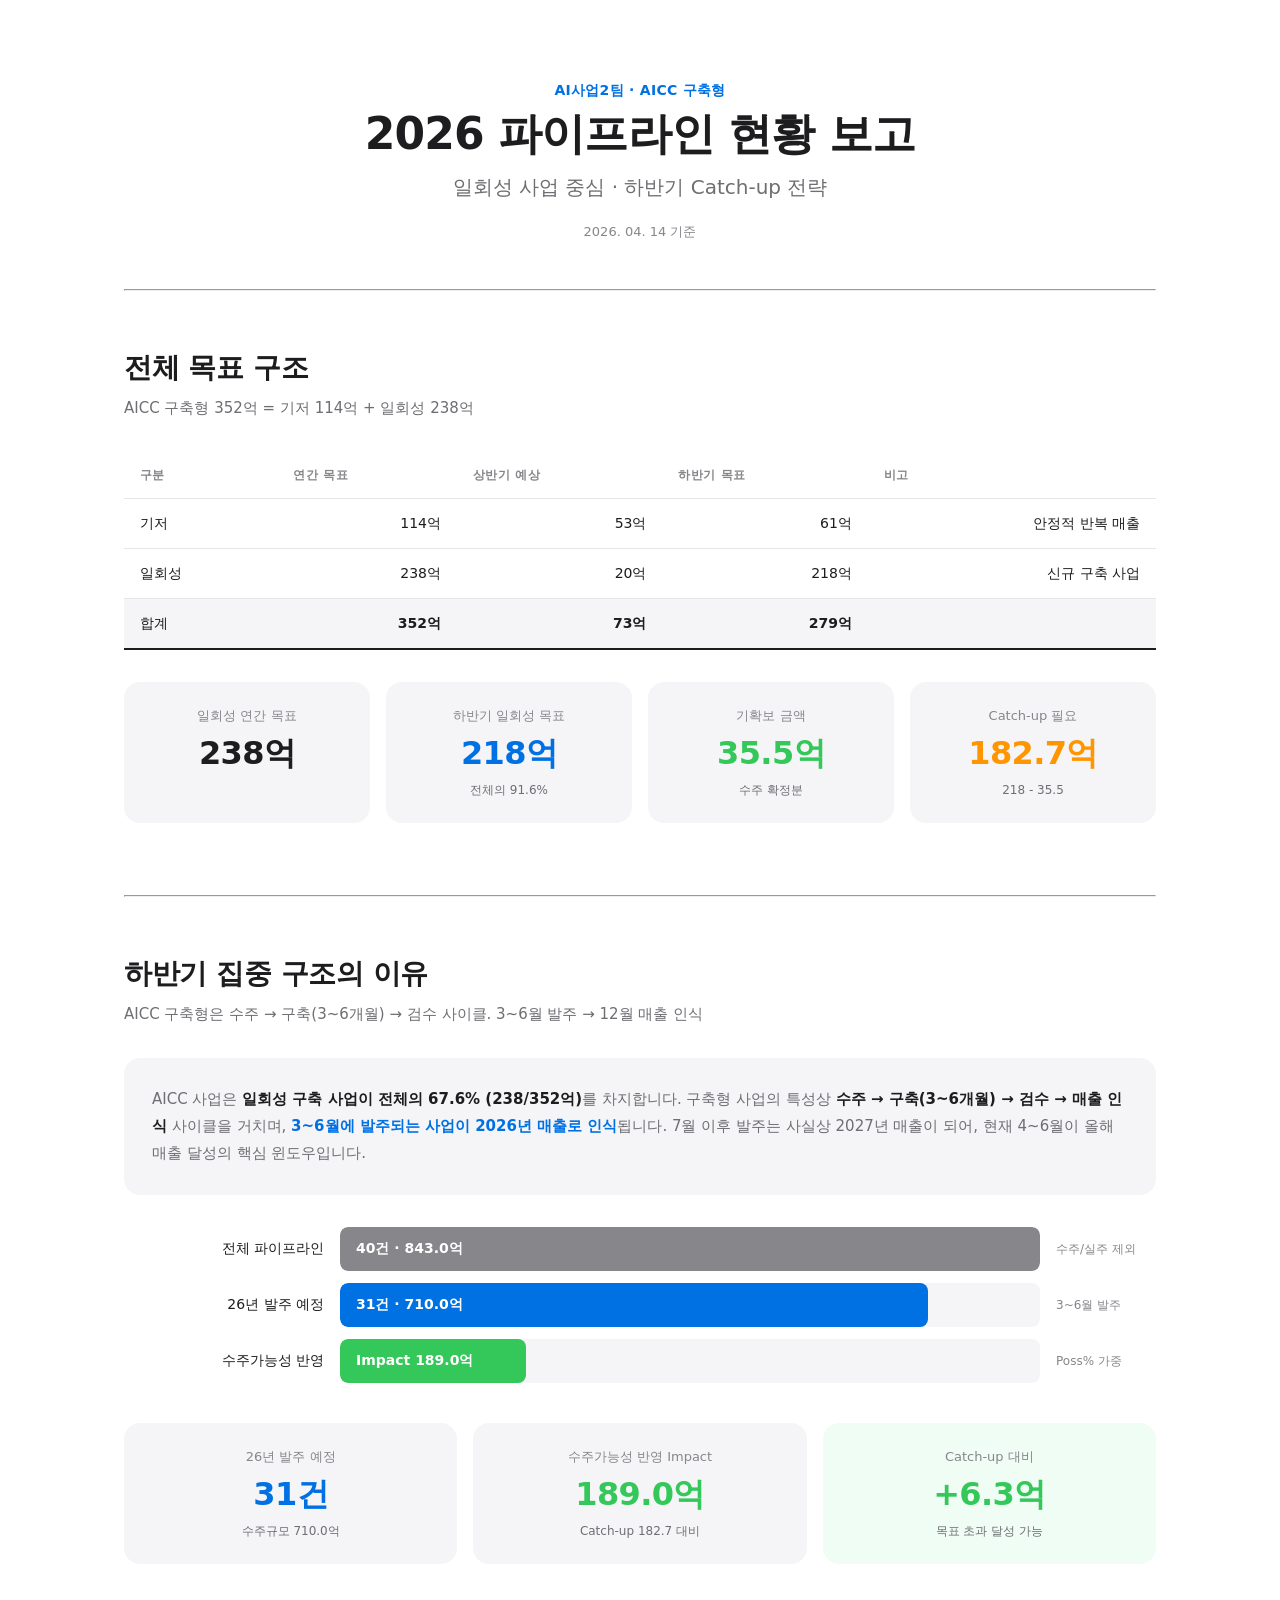
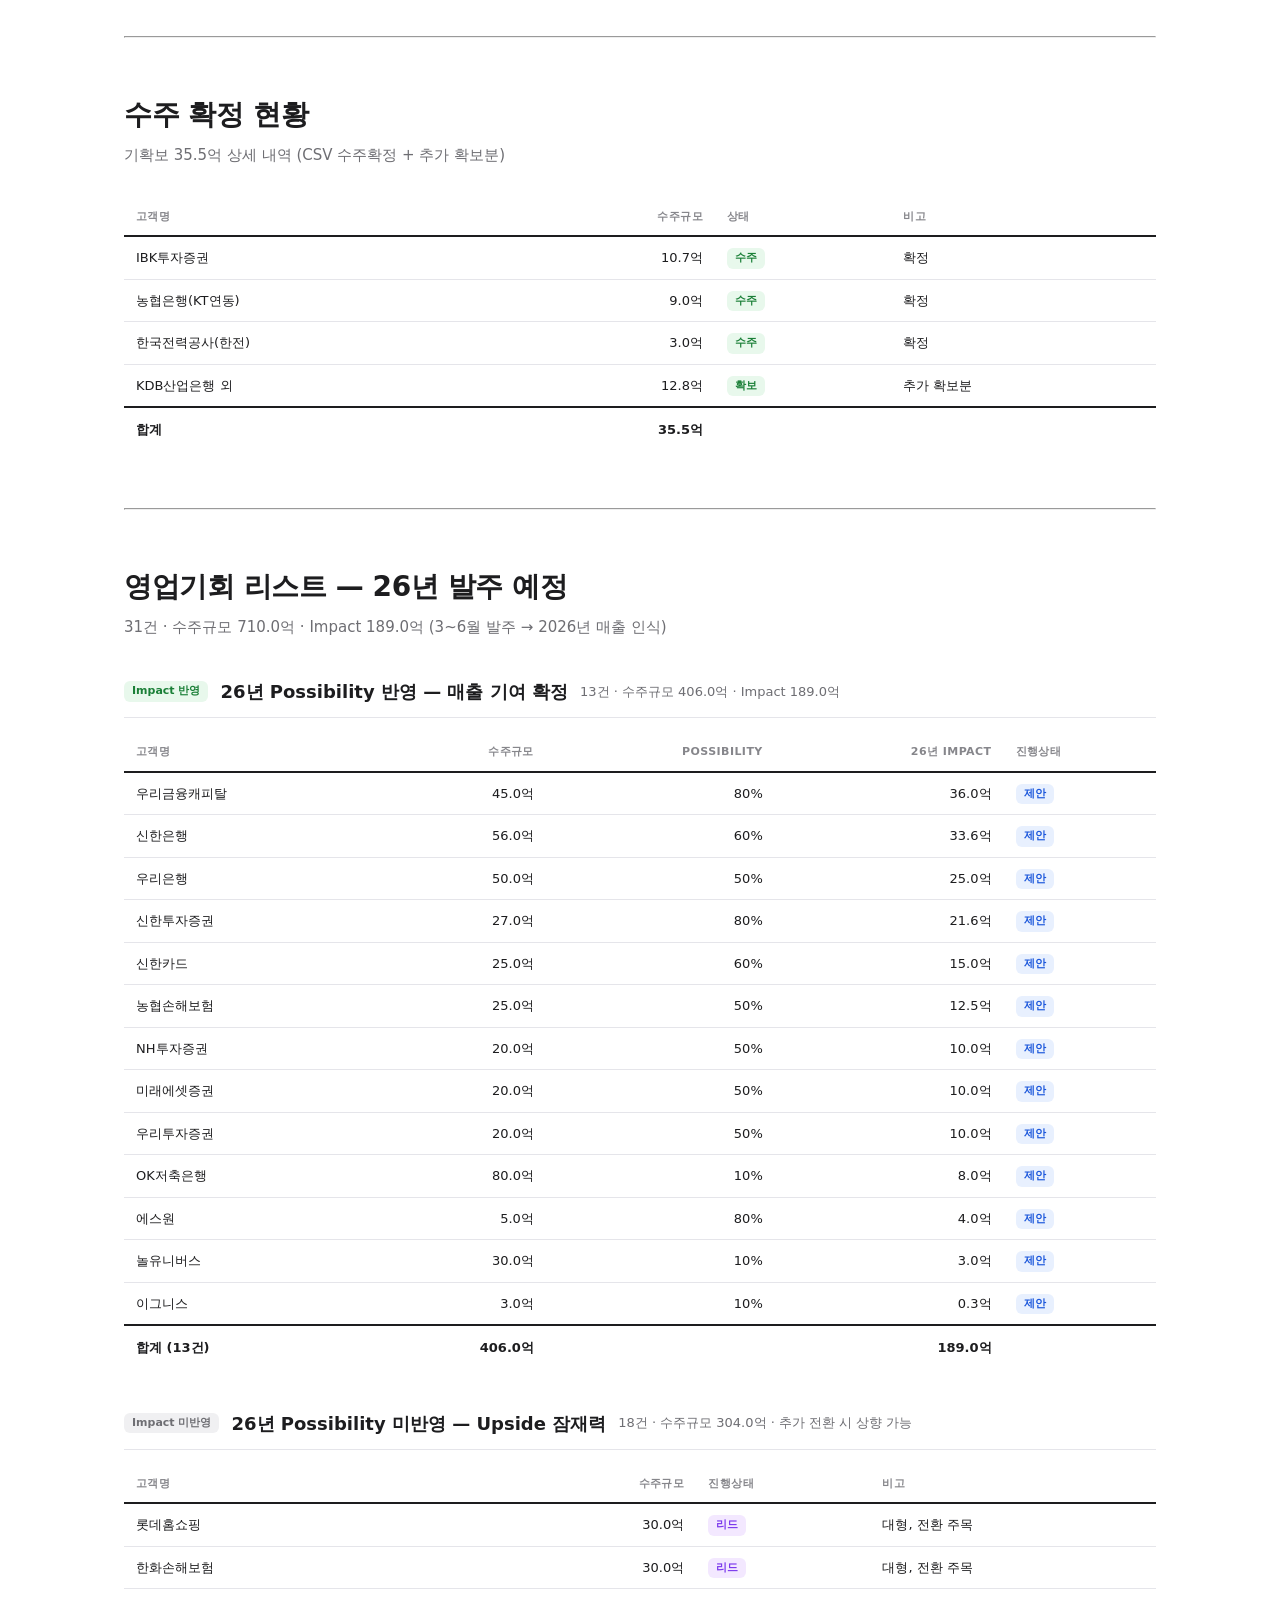
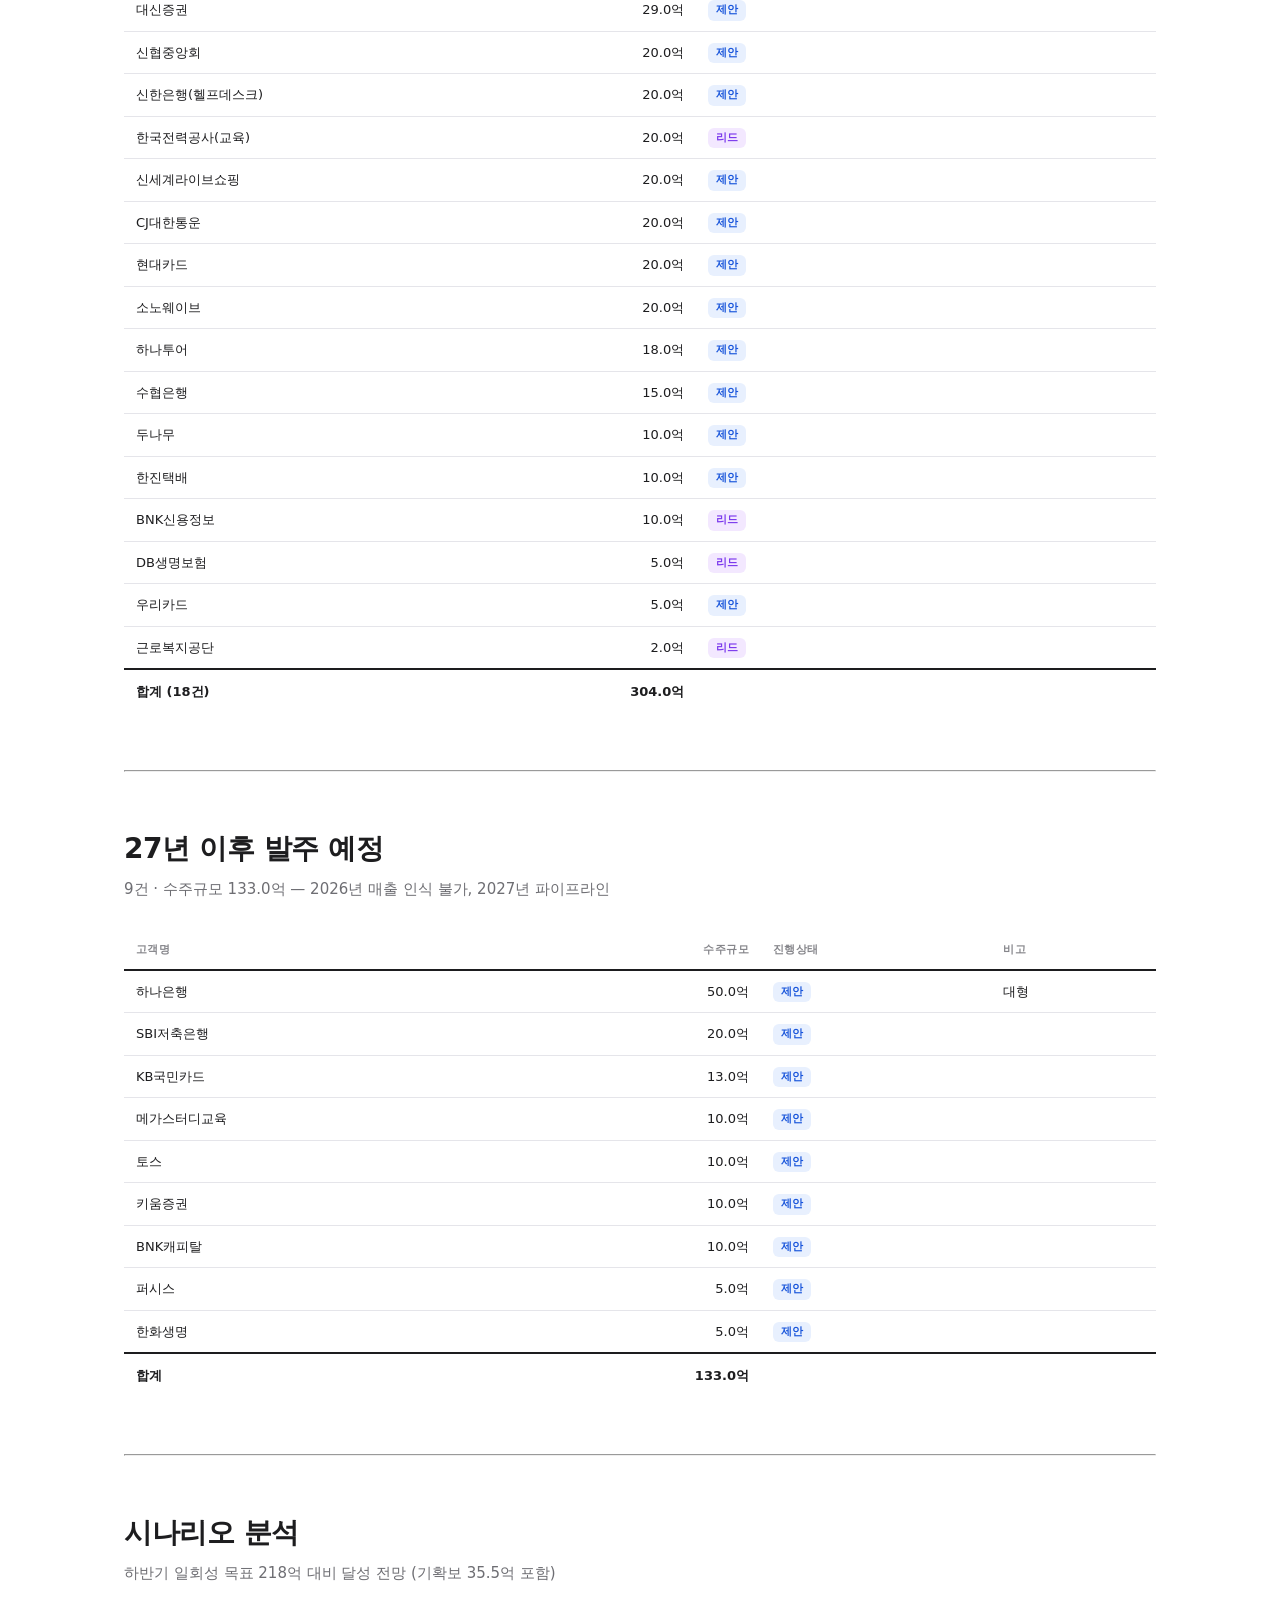
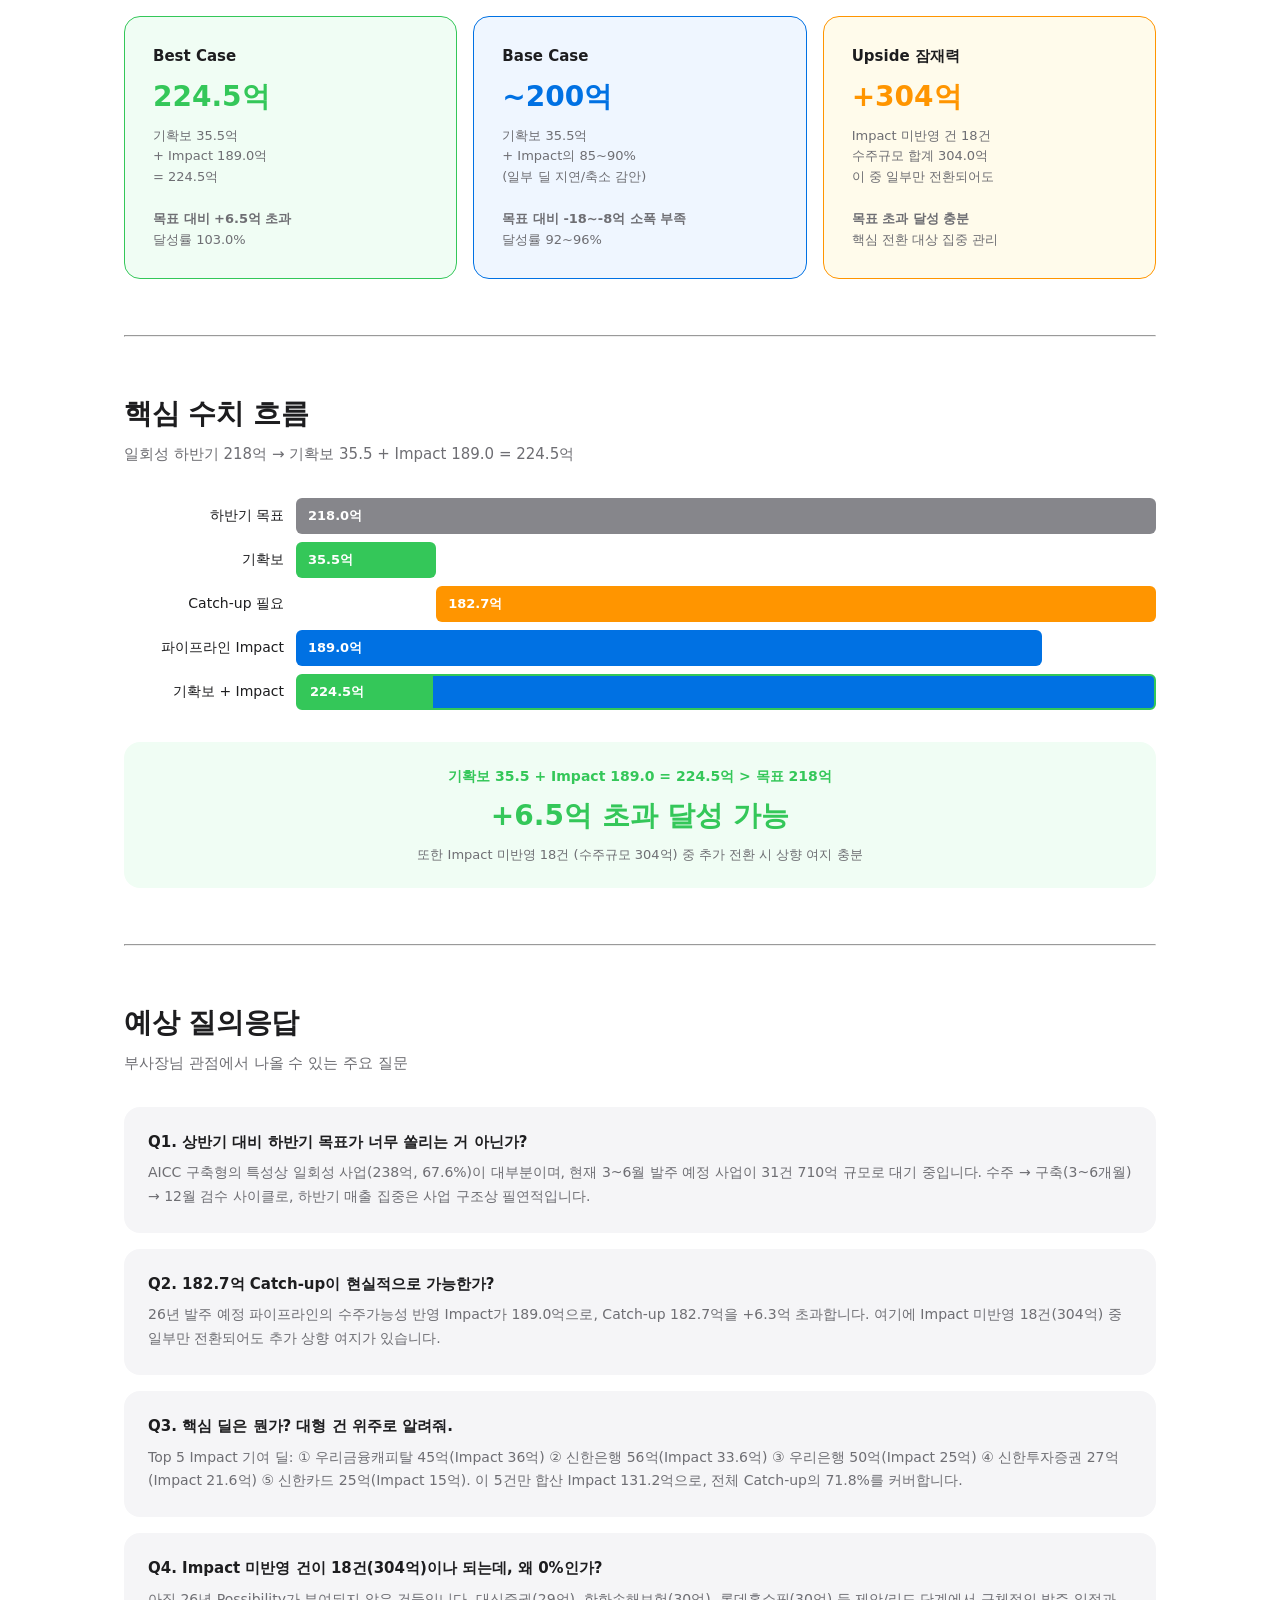
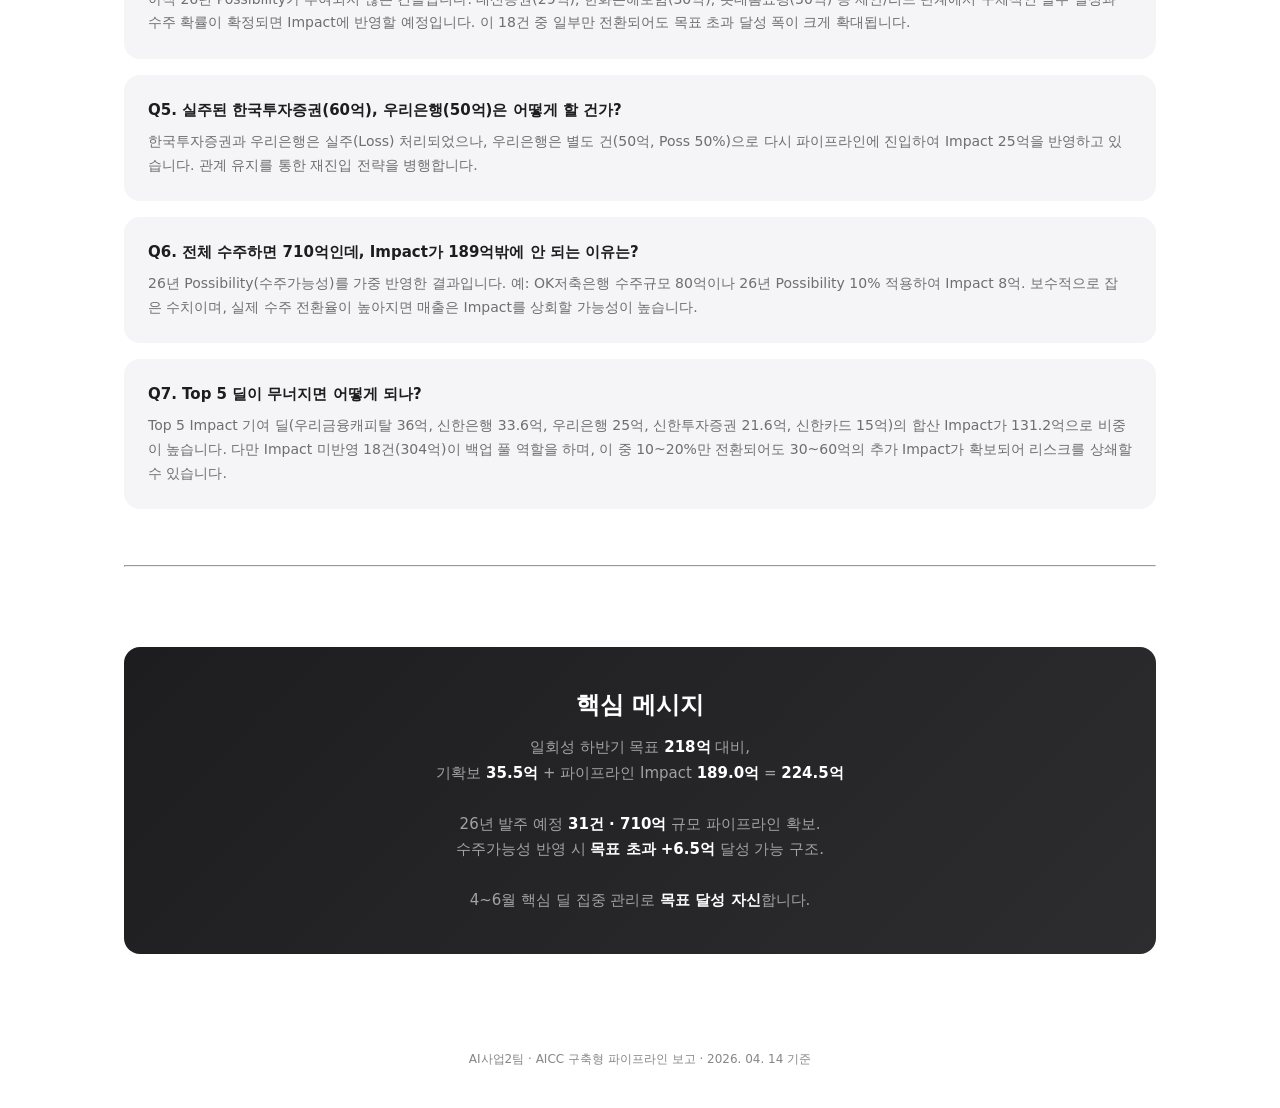
<file: AICC_파이프라인_보고.html>
<!DOCTYPE html>
<html lang="ko">

<head>
  <meta charset="UTF-8">
  <meta name="viewport" content="width=device-width, initial-scale=1.0">
  <title>2026 AICC 구축형 파이프라인 보고</title>
  <style>
    :root {
      --bg: #fff;
      --surface: #f5f5f7;
      --border: #e5e5ea;
      --text: #1d1d1f;
      --text2: #6e6e73;
      --text3: #86868b;
      --accent: #0071e3;
      --green: #34c759;
      --orange: #ff9500;
      --red: #ff3b30;
      --yellow: #ffcc00;
      --purple: #af52de;
      --radius: 16px;
      --radius-sm: 10px;
    }

    * { margin: 0; padding: 0; box-sizing: border-box; }

    body {
      font-family: -apple-system, BlinkMacSystemFont, 'SF Pro Display', 'SF Pro Text', system-ui, sans-serif;
      color: var(--text);
      background: var(--bg);
      line-height: 1.5;
      -webkit-font-smoothing: antialiased;
    }

    .container { max-width: 1080px; margin: 0 auto; padding: 0 24px; }

    /* Hero */
    .hero { padding: 80px 0 48px; text-align: center; }
    .hero .label { font-size: 14px; color: var(--accent); font-weight: 600; letter-spacing: 0.02em; margin-bottom: 8px; }
    .hero h1 { font-size: 44px; font-weight: 700; letter-spacing: -0.02em; line-height: 1.15; }
    .hero .sub { font-size: 20px; color: var(--text2); margin-top: 12px; }
    .hero .date { font-size: 13px; color: var(--text3); margin-top: 20px; }

    /* Section */
    .section { padding: 56px 0; }
    .section-title { font-size: 28px; font-weight: 700; letter-spacing: -0.015em; margin-bottom: 8px; }
    .section-sub { font-size: 15px; color: var(--text2); margin-bottom: 32px; }

    /* KPI Cards */
    .kpi-grid { display: grid; grid-template-columns: repeat(4, 1fr); gap: 16px; margin-bottom: 16px; }
    .kpi-card {
      background: var(--surface);
      border-radius: var(--radius);
      padding: 24px;
      text-align: center;
    }
    .kpi-card .kpi-label { font-size: 13px; color: var(--text3); font-weight: 500; margin-bottom: 4px; }
    .kpi-card .kpi-value { font-size: 32px; font-weight: 700; letter-spacing: -0.02em; }
    .kpi-card .kpi-sub { font-size: 12px; color: var(--text2); margin-top: 4px; }
    .kpi-card.accent .kpi-value { color: var(--accent); }
    .kpi-card.green .kpi-value { color: var(--green); }
    .kpi-card.orange .kpi-value { color: var(--orange); }
    .kpi-card.red .kpi-value { color: var(--red); }

    /* Overview Table */
    .overview-table { width: 100%; border-collapse: collapse; margin-bottom: 32px; }
    .overview-table th, .overview-table td { padding: 14px 16px; text-align: right; font-size: 14px; border-bottom: 1px solid var(--border); }
    .overview-table th { text-align: left; font-weight: 600; color: var(--text3); font-size: 12px; text-transform: uppercase; letter-spacing: 0.04em; }
    .overview-table td:first-child { text-align: left; font-weight: 500; }
    .overview-table tr.total { background: var(--surface); font-weight: 700; }
    .overview-table tr.total td { border-bottom: 2px solid var(--text); }

    /* Funnel */
    .funnel { display: flex; flex-direction: column; gap: 12px; margin-bottom: 40px; }
    .funnel-row { display: flex; align-items: center; gap: 16px; }
    .funnel-label { width: 200px; font-size: 14px; font-weight: 500; text-align: right; }
    .funnel-bar-wrap { flex: 1; height: 44px; background: var(--surface); border-radius: 8px; overflow: hidden; position: relative; }
    .funnel-bar { height: 100%; border-radius: 8px; display: flex; align-items: center; padding: 0 16px; color: #fff; font-size: 14px; font-weight: 600; min-width: 60px; }
    .funnel-note { font-size: 12px; color: var(--text3); width: 100px; }

    /* Pipeline Table */
    .pipe-table { width: 100%; border-collapse: collapse; font-size: 13px; }
    .pipe-table thead th {
      padding: 10px 12px;
      text-align: left;
      font-weight: 600;
      color: var(--text3);
      font-size: 11px;
      text-transform: uppercase;
      letter-spacing: 0.04em;
      border-bottom: 2px solid var(--text);
      white-space: nowrap;
    }
    .pipe-table thead th.right { text-align: right; }
    .pipe-table tbody td { padding: 10px 12px; border-bottom: 1px solid var(--border); vertical-align: middle; }
    .pipe-table tbody td.right { text-align: right; font-variant-numeric: tabular-nums; }
    .pipe-table tbody td.name { font-weight: 500; }
    .pipe-table tbody tr:hover { background: #f9f9fb; }
    .pipe-table tfoot td { padding: 12px 12px; font-weight: 700; border-top: 2px solid var(--text); }
    .pipe-table tfoot td.right { text-align: right; }

    /* Tags */
    .tag {
      display: inline-block;
      font-size: 11px;
      font-weight: 600;
      padding: 2px 8px;
      border-radius: 6px;
      white-space: nowrap;
    }
    .tag-green { background: #e8f8ec; color: #1a7f37; }
    .tag-blue { background: #e8f0fe; color: #1a56db; }
    .tag-orange { background: #fff3e0; color: #b45309; }
    .tag-red { background: #fde8e8; color: #c62828; }
    .tag-gray { background: #f0f0f2; color: #6e6e73; }
    .tag-purple { background: #f3e8ff; color: #7c3aed; }

    /* Scenario Cards */
    .scenario-grid { display: grid; grid-template-columns: repeat(3, 1fr); gap: 16px; }
    .scenario-card {
      border-radius: var(--radius);
      padding: 28px;
      border: 1px solid var(--border);
    }
    .scenario-card h4 { font-size: 15px; font-weight: 600; margin-bottom: 4px; }
    .scenario-card .sc-value { font-size: 28px; font-weight: 700; margin: 8px 0; }
    .scenario-card .sc-desc { font-size: 13px; color: var(--text2); line-height: 1.6; }
    .scenario-card.best { border-color: var(--green); background: #f0fdf4; }
    .scenario-card.best .sc-value { color: var(--green); }
    .scenario-card.base { border-color: var(--accent); background: #eff6ff; }
    .scenario-card.base .sc-value { color: var(--accent); }
    .scenario-card.worst { border-color: var(--orange); background: #fffbeb; }
    .scenario-card.worst .sc-value { color: var(--orange); }

    /* Q&A */
    .qa-list { display: flex; flex-direction: column; gap: 16px; }
    .qa-item { background: var(--surface); border-radius: var(--radius); padding: 24px; }
    .qa-q { font-weight: 600; font-size: 15px; margin-bottom: 8px; }
    .qa-a { font-size: 14px; color: var(--text2); line-height: 1.7; }

    /* Message Box */
    .msg-box {
      background: linear-gradient(135deg, #1d1d1f, #2d2d30);
      color: #fff;
      border-radius: var(--radius);
      padding: 40px;
      text-align: center;
      margin-top: 24px;
    }
    .msg-box h3 { font-size: 24px; margin-bottom: 12px; }
    .msg-box p { font-size: 15px; color: #a1a1a6; line-height: 1.7; }
    .msg-box .highlight { color: #fff; font-weight: 600; }

    /* Tier Section */
    .tier-header {
      display: flex;
      align-items: center;
      gap: 12px;
      margin: 40px 0 16px;
      padding-bottom: 12px;
      border-bottom: 1px solid var(--border);
    }
    .tier-header h3 { font-size: 18px; font-weight: 600; }
    .tier-header .tier-summary { font-size: 13px; color: var(--text2); }

    /* Responsive */
    @media (max-width: 768px) {
      .kpi-grid { grid-template-columns: repeat(2, 1fr); }
      .scenario-grid { grid-template-columns: 1fr; }
      .hero h1 { font-size: 32px; }
      .pipe-table { font-size: 12px; }
    }

    .divider { height: 1px; background: var(--border); margin: 0; }

    /* Waterfall */
    .waterfall { margin: 32px 0; }
    .wf-row { display: flex; align-items: center; gap: 12px; margin-bottom: 8px; }
    .wf-label { width: 160px; font-size: 14px; font-weight: 500; text-align: right; }
    .wf-bar-area { flex: 1; position: relative; height: 36px; }
    .wf-bar {
      position: absolute;
      height: 100%;
      border-radius: 6px;
      display: flex;
      align-items: center;
      padding: 0 12px;
      font-size: 13px;
      font-weight: 600;
      color: #fff;
    }
    .wf-value { width: 80px; font-size: 14px; font-weight: 600; text-align: right; }

    footer { text-align: center; padding: 40px 0; font-size: 12px; color: var(--text3); }
  </style>
</head>

<body>
  <div class="container">

    <!-- Hero -->
    <div class="hero">
      <div class="label">AI사업2팀 · AICC 구축형</div>
      <h1>2026 파이프라인 현황 보고</h1>
      <div class="sub">일회성 사업 중심 · 하반기 Catch-up 전략</div>
      <div class="date">2026. 04. 14 기준</div>
    </div>

    <hr class="divider">

    <!-- 1. 전체 목표 구조 -->
    <div class="section">
      <div class="section-title">전체 목표 구조</div>
      <div class="section-sub">AICC 구축형 352억 = 기저 114억 + 일회성 238억</div>

      <table class="overview-table">
        <thead>
          <tr><th>구분</th><th>연간 목표</th><th>상반기 예상</th><th>하반기 목표</th><th>비고</th></tr>
        </thead>
        <tbody>
          <tr><td>기저</td><td>114억</td><td>53억</td><td>61억</td><td>안정적 반복 매출</td></tr>
          <tr><td>일회성</td><td>238억</td><td>20억</td><td>218억</td><td>신규 구축 사업</td></tr>
          <tr class="total"><td>합계</td><td>352억</td><td>73억</td><td>279억</td><td></td></tr>
        </tbody>
      </table>

      <div class="kpi-grid">
        <div class="kpi-card">
          <div class="kpi-label">일회성 연간 목표</div>
          <div class="kpi-value">238억</div>
        </div>
        <div class="kpi-card accent">
          <div class="kpi-label">하반기 일회성 목표</div>
          <div class="kpi-value">218억</div>
          <div class="kpi-sub">전체의 91.6%</div>
        </div>
        <div class="kpi-card green">
          <div class="kpi-label">기확보 금액</div>
          <div class="kpi-value">35.5억</div>
          <div class="kpi-sub">수주 확정분</div>
        </div>
        <div class="kpi-card orange">
          <div class="kpi-label">Catch-up 필요</div>
          <div class="kpi-value">182.7억</div>
          <div class="kpi-sub">218 - 35.5</div>
        </div>
      </div>
    </div>

    <hr class="divider">

    <!-- 2. 왜 하반기에 집중되는가 -->
    <div class="section">
      <div class="section-title">하반기 집중 구조의 이유</div>
      <div class="section-sub">AICC 구축형은 수주 → 구축(3~6개월) → 검수 사이클. 3~6월 발주 → 12월 매출 인식</div>

      <div style="background: var(--surface); border-radius: var(--radius); padding: 28px; margin-bottom: 32px;">
        <p style="font-size: 15px; line-height: 1.8; color: var(--text2);">
          AICC 사업은 <strong style="color: var(--text);">일회성 구축 사업이 전체의 67.6% (238/352억)</strong>를 차지합니다.
          구축형 사업의 특성상 <strong style="color: var(--text);">수주 → 구축(3~6개월) → 검수 → 매출 인식</strong> 사이클을 거치며,
          <strong style="color: var(--accent);">3~6월에 발주되는 사업이 2026년 매출로 인식</strong>됩니다.
          7월 이후 발주는 사실상 2027년 매출이 되어, 현재 4~6월이 올해 매출 달성의 핵심 윈도우입니다.
        </p>
      </div>

      <!-- Funnel -->
      <div class="funnel">
        <div class="funnel-row">
          <div class="funnel-label">전체 파이프라인</div>
          <div class="funnel-bar-wrap">
            <div class="funnel-bar" style="width:100%; background: var(--text3);">40건 · 843.0억</div>
          </div>
          <div class="funnel-note">수주/실주 제외</div>
        </div>
        <div class="funnel-row">
          <div class="funnel-label">26년 발주 예정</div>
          <div class="funnel-bar-wrap">
            <div class="funnel-bar" style="width:84%; background: var(--accent);">31건 · 710.0억</div>
          </div>
          <div class="funnel-note">3~6월 발주</div>
        </div>
        <div class="funnel-row">
          <div class="funnel-label">수주가능성 반영</div>
          <div class="funnel-bar-wrap">
            <div class="funnel-bar" style="width:26.5%; background: var(--green);">Impact 189.0억</div>
          </div>
          <div class="funnel-note">Poss% 가중</div>
        </div>
      </div>

      <div class="kpi-grid" style="grid-template-columns: repeat(3, 1fr);">
        <div class="kpi-card accent">
          <div class="kpi-label">26년 발주 예정</div>
          <div class="kpi-value">31건</div>
          <div class="kpi-sub">수주규모 710.0억</div>
        </div>
        <div class="kpi-card green">
          <div class="kpi-label">수주가능성 반영 Impact</div>
          <div class="kpi-value">189.0억</div>
          <div class="kpi-sub">Catch-up 182.7 대비</div>
        </div>
        <div class="kpi-card" style="background: #f0fdf4;">
          <div class="kpi-label">Catch-up 대비</div>
          <div class="kpi-value" style="color: var(--green);">+6.3억</div>
          <div class="kpi-sub">목표 초과 달성 가능</div>
        </div>
      </div>
    </div>

    <hr class="divider">

    <!-- 3. 수주 확정 -->
    <div class="section">
      <div class="section-title">수주 확정 현황</div>
      <div class="section-sub">기확보 35.5억 상세 내역 (CSV 수주확정 + 추가 확보분)</div>

      <table class="pipe-table">
        <thead>
          <tr>
            <th>고객명</th>
            <th class="right">수주규모</th>
            <th>상태</th>
            <th>비고</th>
          </tr>
        </thead>
        <tbody>
          <tr><td class="name">IBK투자증권</td><td class="right">10.7억</td><td><span class="tag tag-green">수주</span></td><td>확정</td></tr>
          <tr><td class="name">농협은행(KT연동)</td><td class="right">9.0억</td><td><span class="tag tag-green">수주</span></td><td>확정</td></tr>
          <tr><td class="name">한국전력공사(한전)</td><td class="right">3.0억</td><td><span class="tag tag-green">수주</span></td><td>확정</td></tr>
          <tr><td class="name">KDB산업은행 외</td><td class="right">12.8억</td><td><span class="tag tag-green">확보</span></td><td>추가 확보분</td></tr>
        </tbody>
        <tfoot>
          <tr><td>합계</td><td class="right">35.5억</td><td></td><td></td></tr>
        </tfoot>
      </table>
    </div>

    <hr class="divider">

    <!-- 4. 영업기회 리스트 - 26년 발주 예정 -->
    <div class="section">
      <div class="section-title">영업기회 리스트 — 26년 발주 예정</div>
      <div class="section-sub">31건 · 수주규모 710.0억 · Impact 189.0억 (3~6월 발주 → 2026년 매출 인식)</div>

      <!-- Impact 반영 건 -->
      <div class="tier-header">
        <span class="tag tag-green">Impact 반영</span>
        <h3>26년 Possibility 반영 — 매출 기여 확정</h3>
        <span class="tier-summary">13건 · 수주규모 406.0억 · Impact 189.0억</span>
      </div>
      <table class="pipe-table">
        <thead>
          <tr><th>고객명</th><th class="right">수주규모</th><th class="right">Possibility</th><th class="right">26년 Impact</th><th>진행상태</th></tr>
        </thead>
        <tbody>
          <tr><td class="name">우리금융캐피탈</td><td class="right">45.0억</td><td class="right">80%</td><td class="right">36.0억</td><td><span class="tag tag-blue">제안</span></td></tr>
          <tr><td class="name">신한은행</td><td class="right">56.0억</td><td class="right">60%</td><td class="right">33.6억</td><td><span class="tag tag-blue">제안</span></td></tr>
          <tr><td class="name">우리은행</td><td class="right">50.0억</td><td class="right">50%</td><td class="right">25.0억</td><td><span class="tag tag-blue">제안</span></td></tr>
          <tr><td class="name">신한투자증권</td><td class="right">27.0억</td><td class="right">80%</td><td class="right">21.6억</td><td><span class="tag tag-blue">제안</span></td></tr>
          <tr><td class="name">신한카드</td><td class="right">25.0억</td><td class="right">60%</td><td class="right">15.0억</td><td><span class="tag tag-blue">제안</span></td></tr>
          <tr><td class="name">농협손해보험</td><td class="right">25.0억</td><td class="right">50%</td><td class="right">12.5억</td><td><span class="tag tag-blue">제안</span></td></tr>
          <tr><td class="name">NH투자증권</td><td class="right">20.0억</td><td class="right">50%</td><td class="right">10.0억</td><td><span class="tag tag-blue">제안</span></td></tr>
          <tr><td class="name">미래에셋증권</td><td class="right">20.0억</td><td class="right">50%</td><td class="right">10.0억</td><td><span class="tag tag-blue">제안</span></td></tr>
          <tr><td class="name">우리투자증권</td><td class="right">20.0억</td><td class="right">50%</td><td class="right">10.0억</td><td><span class="tag tag-blue">제안</span></td></tr>
          <tr><td class="name">OK저축은행</td><td class="right">80.0억</td><td class="right">10%</td><td class="right">8.0억</td><td><span class="tag tag-blue">제안</span></td></tr>
          <tr><td class="name">에스원</td><td class="right">5.0억</td><td class="right">80%</td><td class="right">4.0억</td><td><span class="tag tag-blue">제안</span></td></tr>
          <tr><td class="name">놀유니버스</td><td class="right">30.0억</td><td class="right">10%</td><td class="right">3.0억</td><td><span class="tag tag-blue">제안</span></td></tr>
          <tr><td class="name">이그니스</td><td class="right">3.0억</td><td class="right">10%</td><td class="right">0.3억</td><td><span class="tag tag-blue">제안</span></td></tr>
        </tbody>
        <tfoot><tr><td>합계 (13건)</td><td class="right">406.0억</td><td class="right"></td><td class="right">189.0억</td><td></td></tr></tfoot>
      </table>

      <!-- Impact 미반영 건 -->
      <div class="tier-header">
        <span class="tag tag-gray">Impact 미반영</span>
        <h3>26년 Possibility 미반영 — Upside 잠재력</h3>
        <span class="tier-summary">18건 · 수주규모 304.0억 · 추가 전환 시 상향 가능</span>
      </div>
      <table class="pipe-table">
        <thead>
          <tr><th>고객명</th><th class="right">수주규모</th><th>진행상태</th><th>비고</th></tr>
        </thead>
        <tbody>
          <tr><td class="name">롯데홈쇼핑</td><td class="right">30.0억</td><td><span class="tag tag-purple">리드</span></td><td>대형, 전환 주목</td></tr>
          <tr><td class="name">한화손해보험</td><td class="right">30.0억</td><td><span class="tag tag-purple">리드</span></td><td>대형, 전환 주목</td></tr>
          <tr><td class="name">대신증권</td><td class="right">29.0억</td><td><span class="tag tag-blue">제안</span></td><td></td></tr>
          <tr><td class="name">신협중앙회</td><td class="right">20.0억</td><td><span class="tag tag-blue">제안</span></td><td></td></tr>
          <tr><td class="name">신한은행(헬프데스크)</td><td class="right">20.0억</td><td><span class="tag tag-blue">제안</span></td><td></td></tr>
          <tr><td class="name">한국전력공사(교육)</td><td class="right">20.0억</td><td><span class="tag tag-purple">리드</span></td><td></td></tr>
          <tr><td class="name">신세계라이브쇼핑</td><td class="right">20.0억</td><td><span class="tag tag-blue">제안</span></td><td></td></tr>
          <tr><td class="name">CJ대한통운</td><td class="right">20.0억</td><td><span class="tag tag-blue">제안</span></td><td></td></tr>
          <tr><td class="name">현대카드</td><td class="right">20.0억</td><td><span class="tag tag-blue">제안</span></td><td></td></tr>
          <tr><td class="name">소노웨이브</td><td class="right">20.0억</td><td><span class="tag tag-blue">제안</span></td><td></td></tr>
          <tr><td class="name">하나투어</td><td class="right">18.0억</td><td><span class="tag tag-blue">제안</span></td><td></td></tr>
          <tr><td class="name">수협은행</td><td class="right">15.0억</td><td><span class="tag tag-blue">제안</span></td><td></td></tr>
          <tr><td class="name">두나무</td><td class="right">10.0억</td><td><span class="tag tag-blue">제안</span></td><td></td></tr>
          <tr><td class="name">한진택배</td><td class="right">10.0억</td><td><span class="tag tag-blue">제안</span></td><td></td></tr>
          <tr><td class="name">BNK신용정보</td><td class="right">10.0억</td><td><span class="tag tag-purple">리드</span></td><td></td></tr>
          <tr><td class="name">DB생명보험</td><td class="right">5.0억</td><td><span class="tag tag-purple">리드</span></td><td></td></tr>
          <tr><td class="name">우리카드</td><td class="right">5.0억</td><td><span class="tag tag-blue">제안</span></td><td></td></tr>
          <tr><td class="name">근로복지공단</td><td class="right">2.0억</td><td><span class="tag tag-purple">리드</span></td><td></td></tr>
        </tbody>
        <tfoot><tr><td>합계 (18건)</td><td class="right">304.0억</td><td></td><td></td></tr></tfoot>
      </table>
    </div>

    <hr class="divider">

    <!-- 5. 27년 이후 -->
    <div class="section">
      <div class="section-title">27년 이후 발주 예정</div>
      <div class="section-sub">9건 · 수주규모 133.0억 — 2026년 매출 인식 불가, 2027년 파이프라인</div>

      <table class="pipe-table">
        <thead>
          <tr><th>고객명</th><th class="right">수주규모</th><th>진행상태</th><th>비고</th></tr>
        </thead>
        <tbody>
          <tr><td class="name">하나은행</td><td class="right">50.0억</td><td><span class="tag tag-blue">제안</span></td><td>대형</td></tr>
          <tr><td class="name">SBI저축은행</td><td class="right">20.0억</td><td><span class="tag tag-blue">제안</span></td><td></td></tr>
          <tr><td class="name">KB국민카드</td><td class="right">13.0억</td><td><span class="tag tag-blue">제안</span></td><td></td></tr>
          <tr><td class="name">메가스터디교육</td><td class="right">10.0억</td><td><span class="tag tag-blue">제안</span></td><td></td></tr>
          <tr><td class="name">토스</td><td class="right">10.0억</td><td><span class="tag tag-blue">제안</span></td><td></td></tr>
          <tr><td class="name">키움증권</td><td class="right">10.0억</td><td><span class="tag tag-blue">제안</span></td><td></td></tr>
          <tr><td class="name">BNK캐피탈</td><td class="right">10.0억</td><td><span class="tag tag-blue">제안</span></td><td></td></tr>
          <tr><td class="name">퍼시스</td><td class="right">5.0억</td><td><span class="tag tag-blue">제안</span></td><td></td></tr>
          <tr><td class="name">한화생명</td><td class="right">5.0억</td><td><span class="tag tag-blue">제안</span></td><td></td></tr>
        </tbody>
        <tfoot><tr><td>합계</td><td class="right">133.0억</td><td></td><td></td></tr></tfoot>
      </table>
    </div>

    <hr class="divider">

    <!-- 6. 시나리오 분석 -->
    <div class="section">
      <div class="section-title">시나리오 분석</div>
      <div class="section-sub">하반기 일회성 목표 218억 대비 달성 전망 (기확보 35.5억 포함)</div>

      <div class="scenario-grid">
        <div class="scenario-card best">
          <h4>Best Case</h4>
          <div class="sc-value">224.5억</div>
          <div class="sc-desc">
            기확보 35.5억<br>
            + Impact 189.0억<br>
            = 224.5억<br><br>
            <strong>목표 대비 +6.5억 초과</strong><br>
            달성률 103.0%
          </div>
        </div>
        <div class="scenario-card base">
          <h4>Base Case</h4>
          <div class="sc-value">~200억</div>
          <div class="sc-desc">
            기확보 35.5억<br>
            + Impact의 85~90%<br>
            (일부 딜 지연/축소 감안)<br><br>
            <strong>목표 대비 -18~-8억 소폭 부족</strong><br>
            달성률 92~96%
          </div>
        </div>
        <div class="scenario-card worst">
          <h4>Upside 잠재력</h4>
          <div class="sc-value">+304억</div>
          <div class="sc-desc">
            Impact 미반영 건 18건<br>
            수주규모 합계 304.0억<br>
            이 중 일부만 전환되어도<br><br>
            <strong>목표 초과 달성 충분</strong><br>
            핵심 전환 대상 집중 관리
          </div>
        </div>
      </div>
    </div>

    <hr class="divider">

    <!-- 7. 핵심 수치 요약 -->
    <div class="section">
      <div class="section-title">핵심 수치 흐름</div>
      <div class="section-sub">일회성 하반기 218억 → 기확보 35.5 + Impact 189.0 = 224.5억</div>

      <div class="waterfall">
        <div class="wf-row">
          <div class="wf-label">하반기 목표</div>
          <div class="wf-bar-area">
            <div class="wf-bar" style="left:0; width:100%; background: var(--text3);">218.0억</div>
          </div>
        </div>
        <div class="wf-row">
          <div class="wf-label">기확보</div>
          <div class="wf-bar-area">
            <div class="wf-bar" style="left:0; width:16.3%; background: var(--green);">35.5억</div>
          </div>
        </div>
        <div class="wf-row">
          <div class="wf-label">Catch-up 필요</div>
          <div class="wf-bar-area">
            <div class="wf-bar" style="left:16.3%; width:83.7%; background: var(--orange);">182.7억</div>
          </div>
        </div>
        <div class="wf-row">
          <div class="wf-label">파이프라인 Impact</div>
          <div class="wf-bar-area">
            <div class="wf-bar" style="left:0; width:86.7%; background: var(--accent);">189.0억</div>
          </div>
        </div>
        <div class="wf-row">
          <div class="wf-label">기확보 + Impact</div>
          <div class="wf-bar-area">
            <div class="wf-bar" style="left:0; width:100%; background: linear-gradient(90deg, var(--green) 15.8%, var(--accent) 15.8%); border: 2px solid var(--green);">224.5억</div>
          </div>
        </div>
      </div>

      <div style="background: #f0fdf4; border-radius: var(--radius); padding: 24px; text-align: center; margin-top: 24px;">
        <div style="font-size: 14px; color: var(--green); font-weight: 600;">기확보 35.5 + Impact 189.0 = 224.5억 &gt; 목표 218억</div>
        <div style="font-size: 28px; font-weight: 700; color: var(--green); margin: 8px 0;">+6.5억 초과 달성 가능</div>
        <div style="font-size: 13px; color: var(--text2);">
          또한 Impact 미반영 18건 (수주규모 304억) 중 추가 전환 시 상향 여지 충분
        </div>
      </div>
    </div>

    <hr class="divider">

    <!-- 8. Q&A -->
    <div class="section">
      <div class="section-title">예상 질의응답</div>
      <div class="section-sub">부사장님 관점에서 나올 수 있는 주요 질문</div>

      <div class="qa-list">
        <div class="qa-item">
          <div class="qa-q">Q1. 상반기 대비 하반기 목표가 너무 쏠리는 거 아닌가?</div>
          <div class="qa-a">
            AICC 구축형의 특성상 일회성 사업(238억, 67.6%)이 대부분이며, 현재 3~6월 발주 예정 사업이 31건 710억 규모로 대기 중입니다.
            수주 → 구축(3~6개월) → 12월 검수 사이클로, 하반기 매출 집중은 사업 구조상 필연적입니다.
          </div>
        </div>
        <div class="qa-item">
          <div class="qa-q">Q2. 182.7억 Catch-up이 현실적으로 가능한가?</div>
          <div class="qa-a">
            26년 발주 예정 파이프라인의 수주가능성 반영 Impact가 189.0억으로, Catch-up 182.7억을 +6.3억 초과합니다.
            여기에 Impact 미반영 18건(304억) 중 일부만 전환되어도 추가 상향 여지가 있습니다.
          </div>
        </div>
        <div class="qa-item">
          <div class="qa-q">Q3. 핵심 딜은 뭔가? 대형 건 위주로 알려줘.</div>
          <div class="qa-a">
            Top 5 Impact 기여 딜: ① 우리금융캐피탈 45억(Impact 36억) ② 신한은행 56억(Impact 33.6억)
            ③ 우리은행 50억(Impact 25억) ④ 신한투자증권 27억(Impact 21.6억) ⑤ 신한카드 25억(Impact 15억).
            이 5건만 합산 Impact 131.2억으로, 전체 Catch-up의 71.8%를 커버합니다.
          </div>
        </div>
        <div class="qa-item">
          <div class="qa-q">Q4. Impact 미반영 건이 18건(304억)이나 되는데, 왜 0%인가?</div>
          <div class="qa-a">
            아직 26년 Possibility가 부여되지 않은 건들입니다. 대신증권(29억), 한화손해보험(30억), 롯데홈쇼핑(30억) 등
            제안/리드 단계에서 구체적인 발주 일정과 수주 확률이 확정되면 Impact에 반영할 예정입니다.
            이 18건 중 일부만 전환되어도 목표 초과 달성 폭이 크게 확대됩니다.
          </div>
        </div>
        <div class="qa-item">
          <div class="qa-q">Q5. 실주된 한국투자증권(60억), 우리은행(50억)은 어떻게 할 건가?</div>
          <div class="qa-a">
            한국투자증권과 우리은행은 실주(Loss) 처리되었으나, 우리은행은 별도 건(50억, Poss 50%)으로 다시 파이프라인에 진입하여
            Impact 25억을 반영하고 있습니다. 관계 유지를 통한 재진입 전략을 병행합니다.
          </div>
        </div>
        <div class="qa-item">
          <div class="qa-q">Q6. 전체 수주하면 710억인데, Impact가 189억밖에 안 되는 이유는?</div>
          <div class="qa-a">
            26년 Possibility(수주가능성)를 가중 반영한 결과입니다. 예: OK저축은행 수주규모 80억이나 26년 Possibility 10% 적용하여
            Impact 8억. 보수적으로 잡은 수치이며, 실제 수주 전환율이 높아지면 매출은 Impact를 상회할 가능성이 높습니다.
          </div>
        </div>
        <div class="qa-item">
          <div class="qa-q">Q7. Top 5 딜이 무너지면 어떻게 되나?</div>
          <div class="qa-a">
            Top 5 Impact 기여 딜(우리금융캐피탈 36억, 신한은행 33.6억, 우리은행 25억, 신한투자증권 21.6억, 신한카드 15억)의
            합산 Impact가 131.2억으로 비중이 높습니다. 다만 Impact 미반영 18건(304억)이 백업 풀 역할을 하며,
            이 중 10~20%만 전환되어도 30~60억의 추가 Impact가 확보되어 리스크를 상쇄할 수 있습니다.
          </div>
        </div>
      </div>
    </div>

    <hr class="divider">

    <!-- Message -->
    <div class="section">
      <div class="msg-box">
        <h3>핵심 메시지</h3>
        <p>
          일회성 하반기 목표 <span class="highlight">218억</span> 대비,<br>
          기확보 <span class="highlight">35.5억</span> + 파이프라인 Impact <span class="highlight">189.0억</span> = <span class="highlight">224.5억</span><br><br>
          26년 발주 예정 <span class="highlight">31건 · 710억</span> 규모 파이프라인 확보.<br>
          수주가능성 반영 시 <span class="highlight">목표 초과 +6.5억</span> 달성 가능 구조.<br><br>
          4~6월 핵심 딜 집중 관리로 <span class="highlight">목표 달성 자신</span>합니다.
        </p>
      </div>
    </div>

    <footer>
      AI사업2팀 · AICC 구축형 파이프라인 보고 · 2026. 04. 14 기준
    </footer>

  </div>
</body>
</html>
</file>
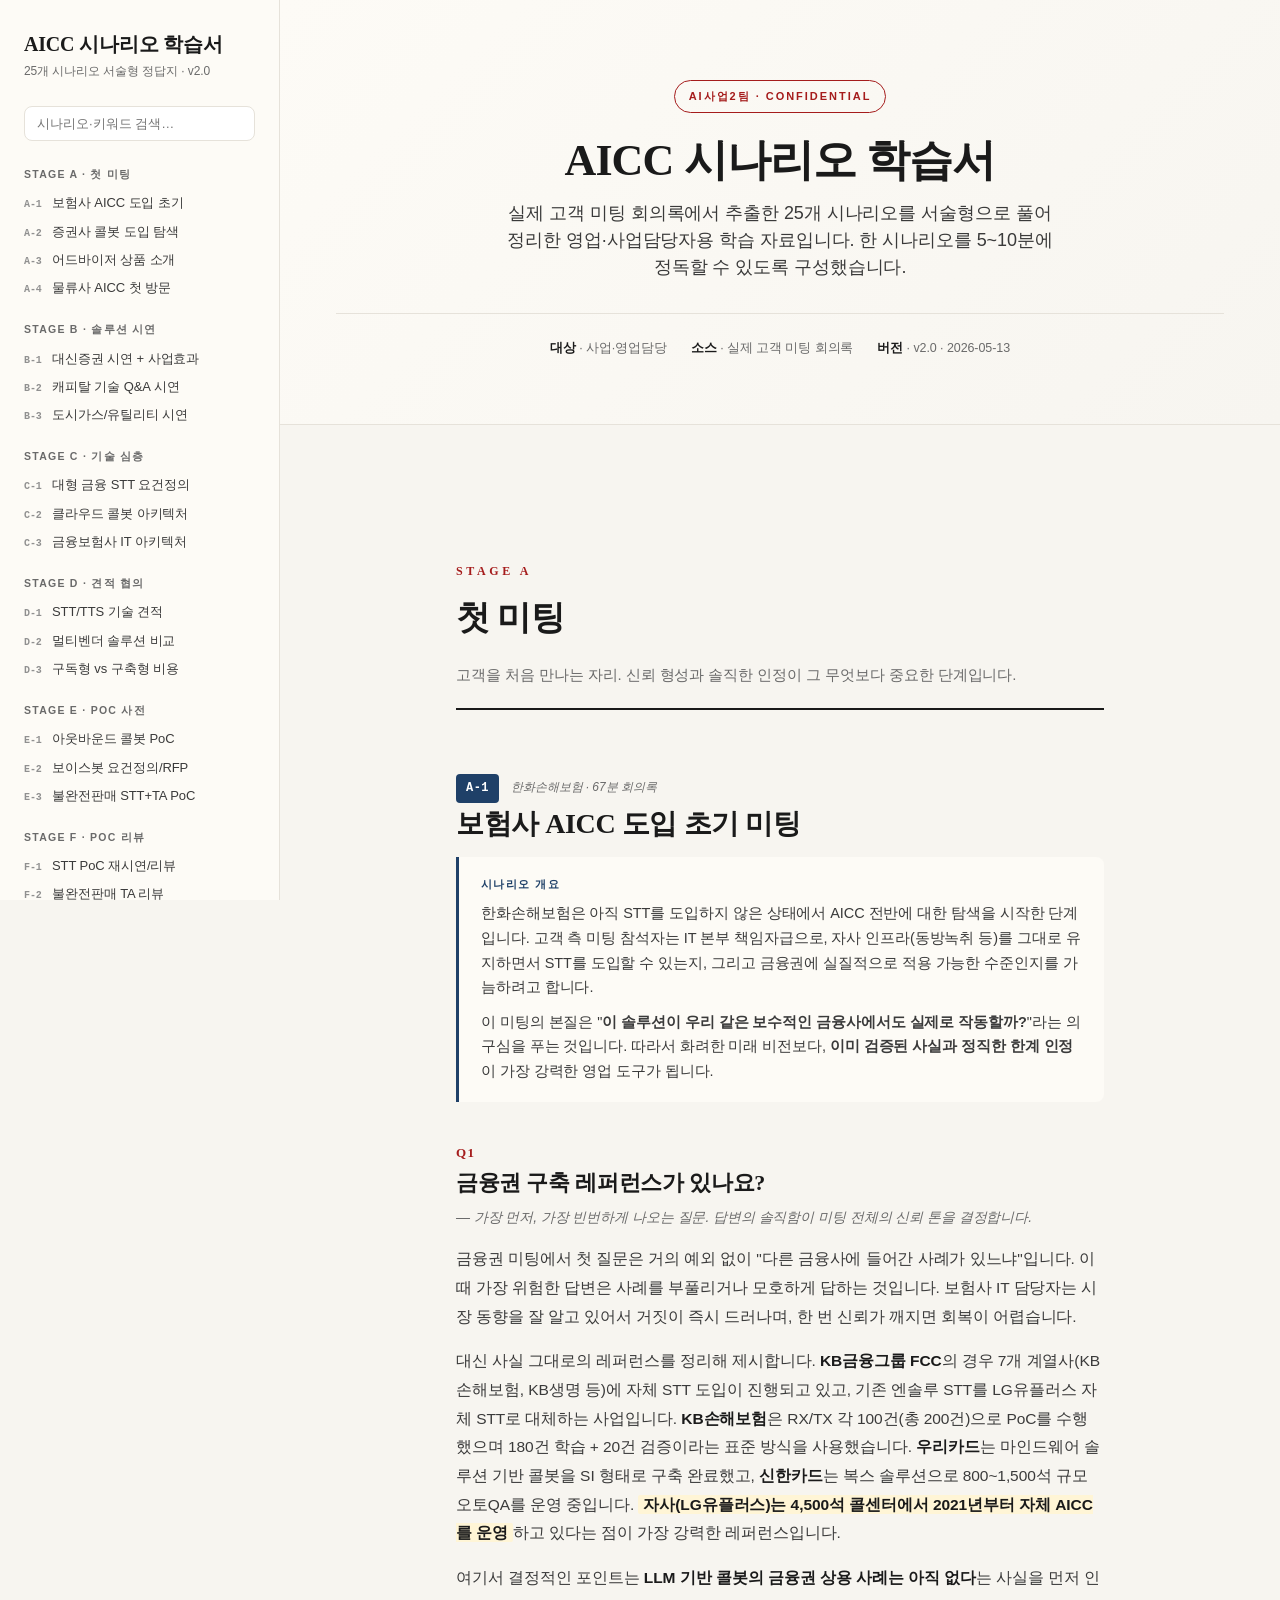
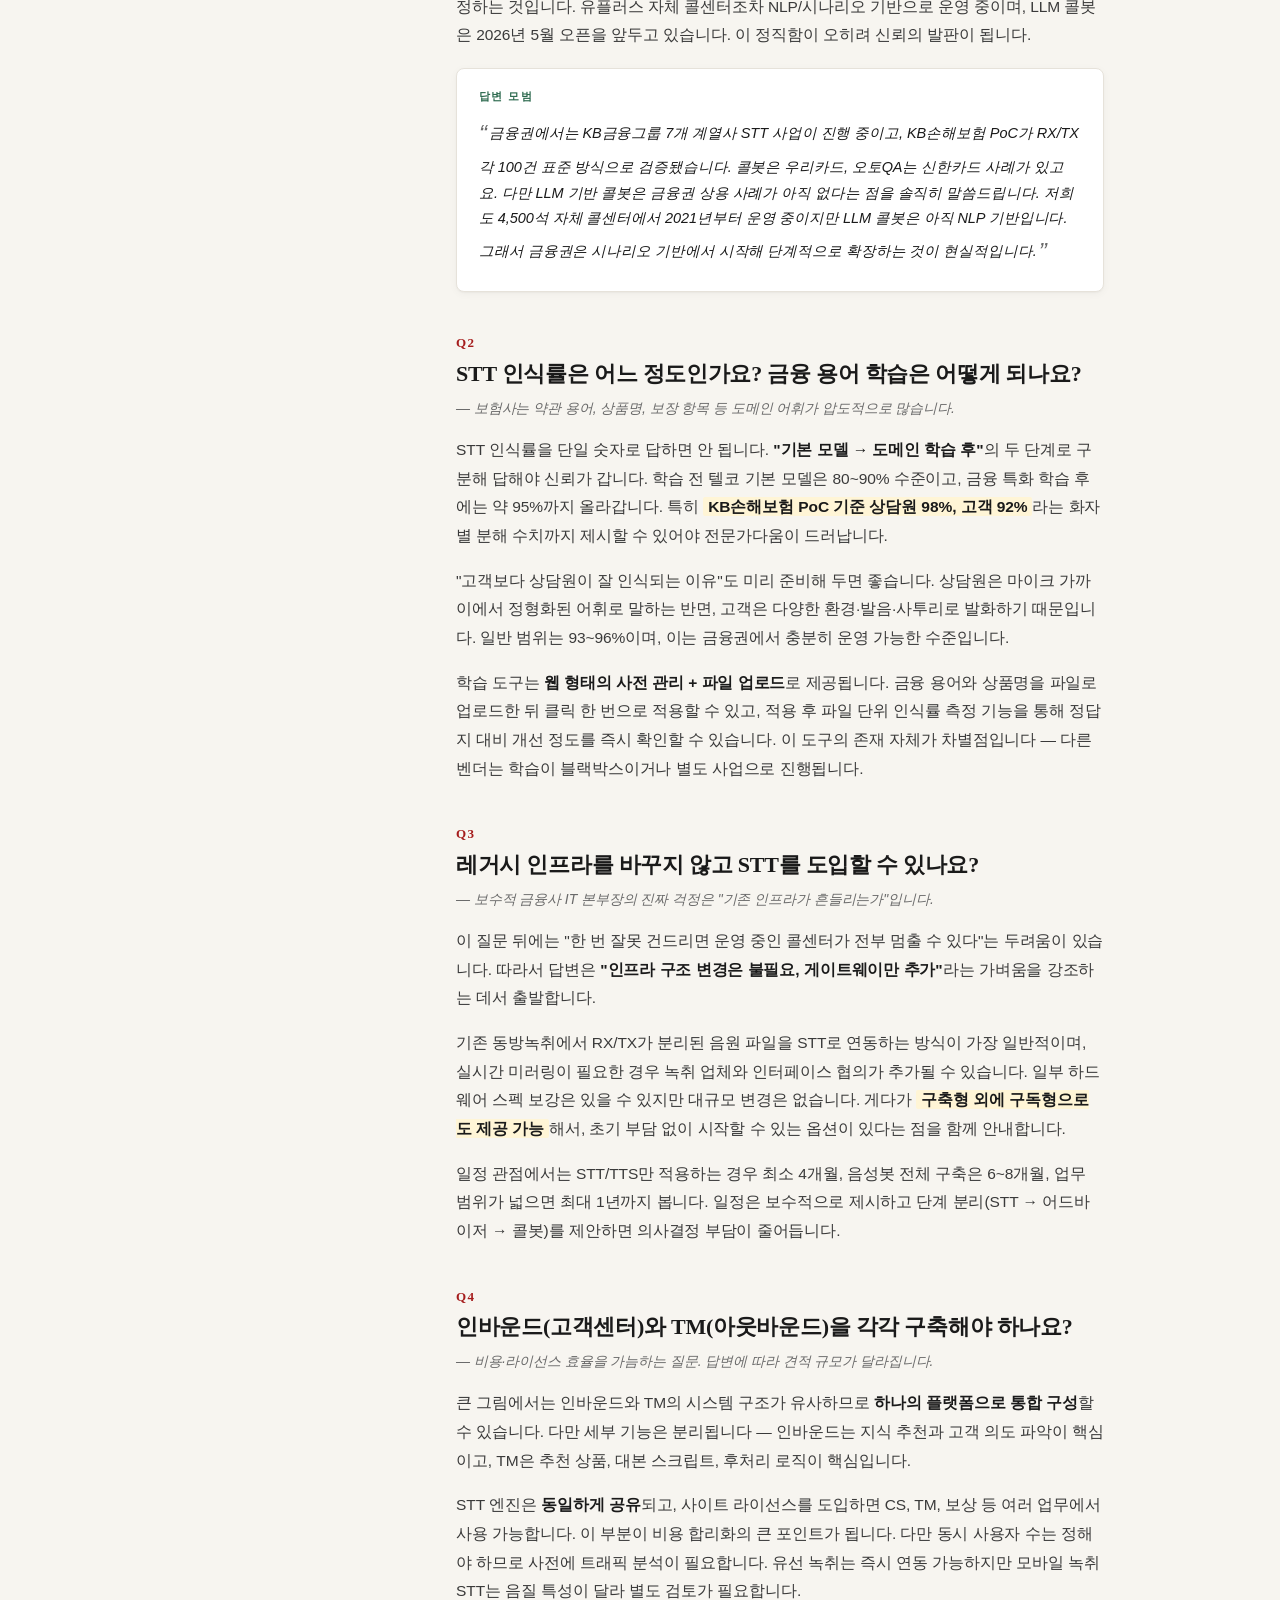
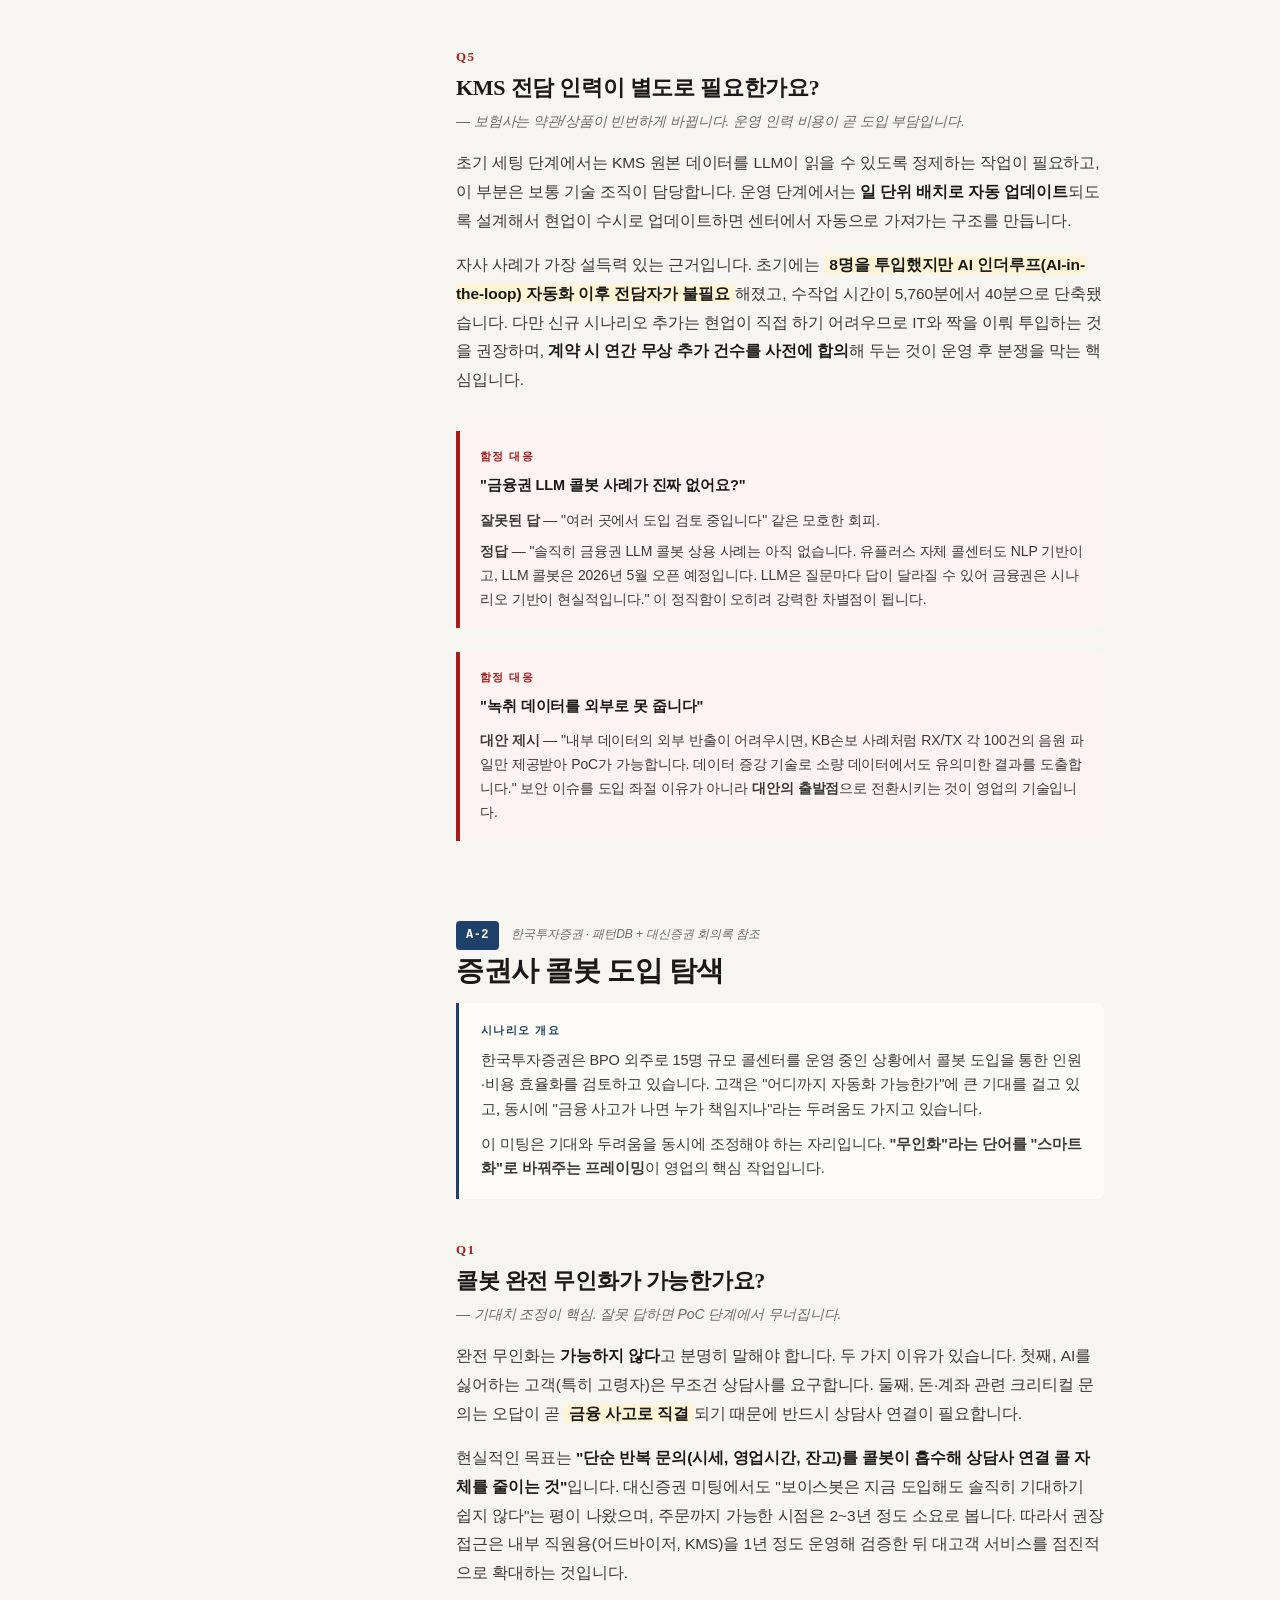
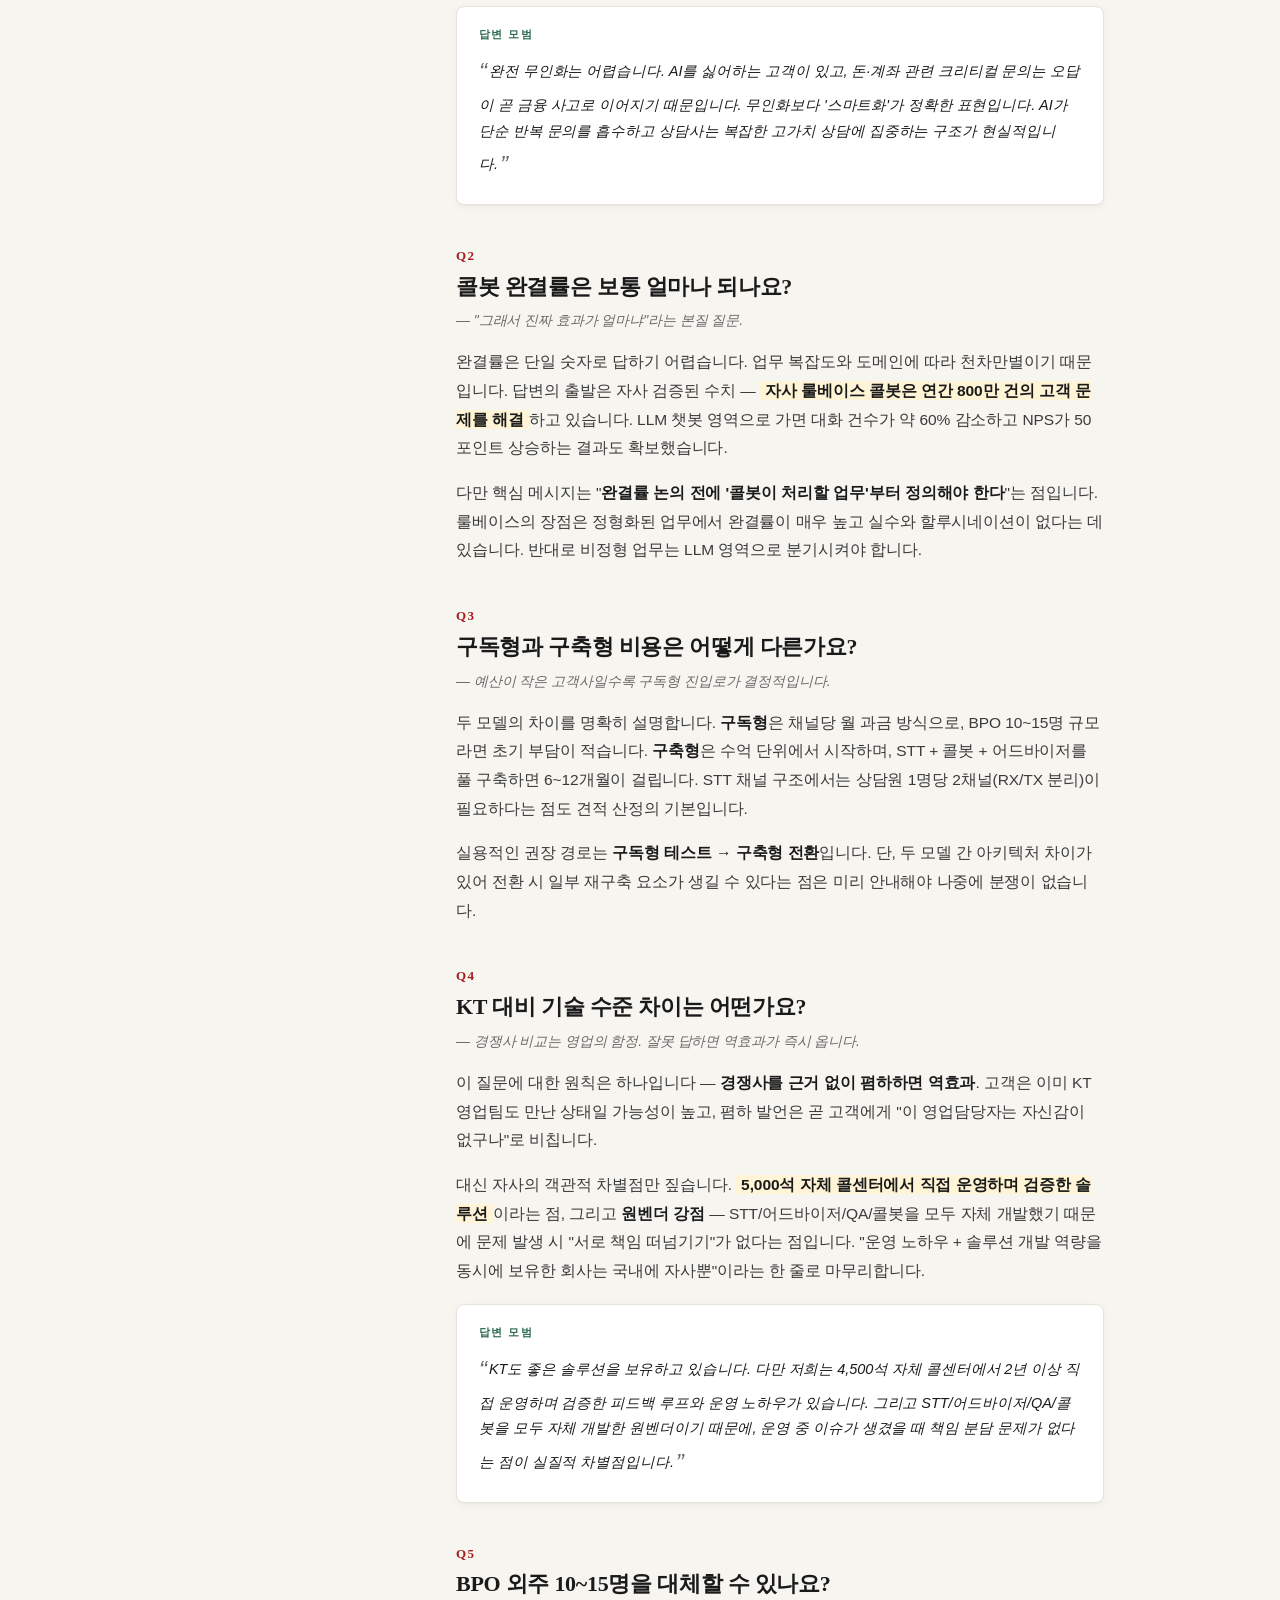
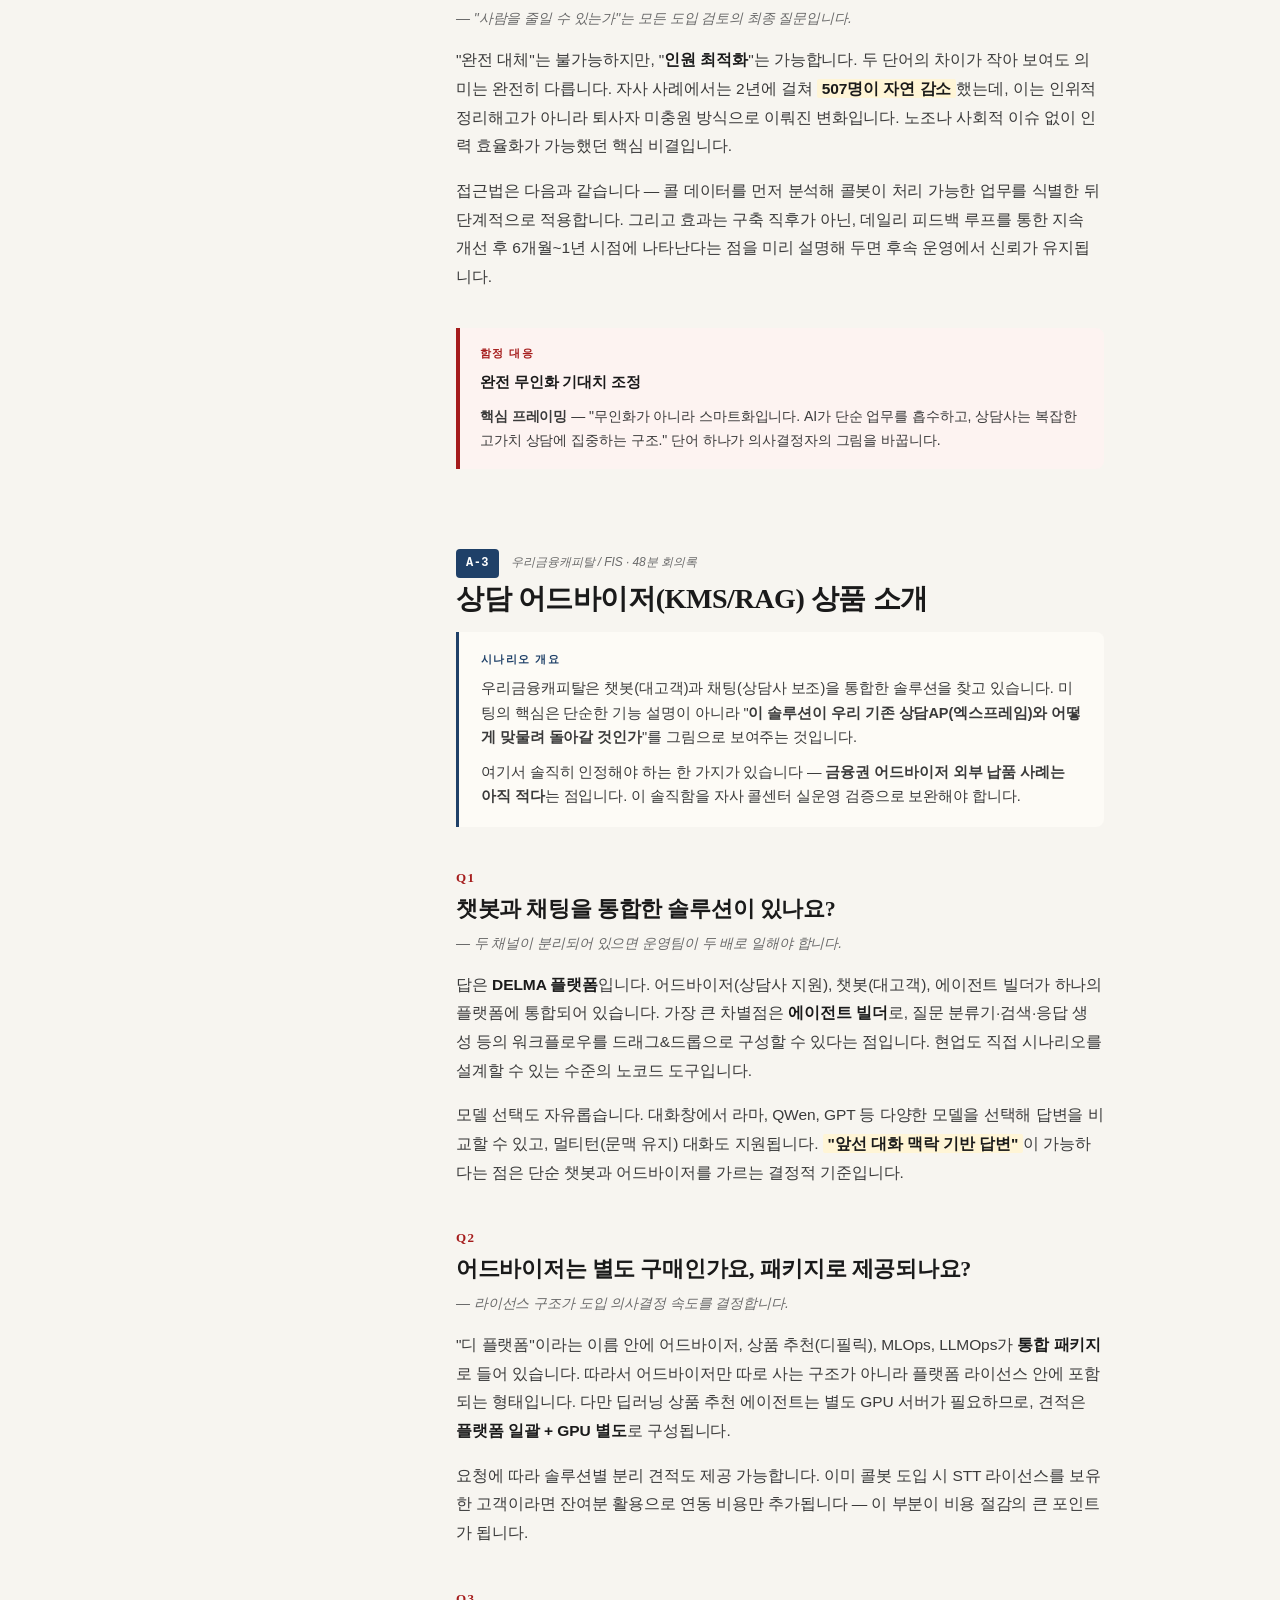
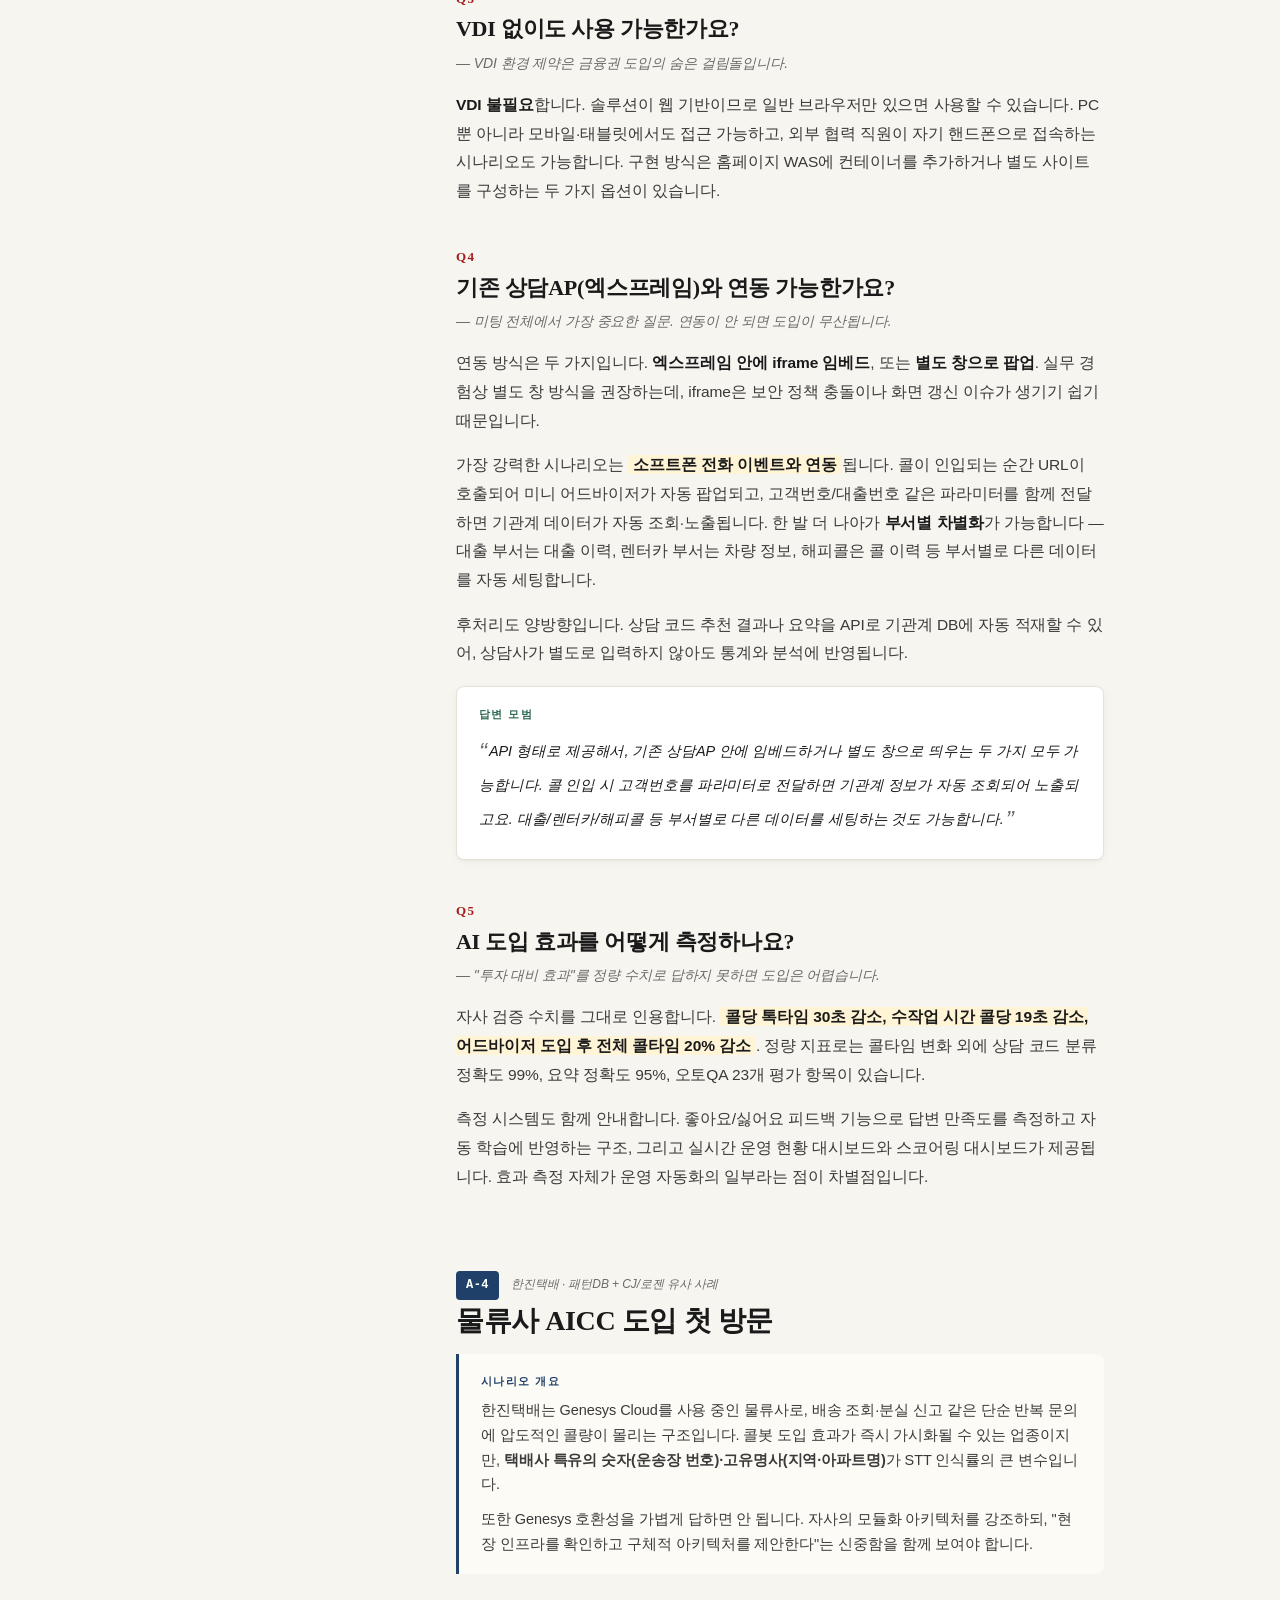
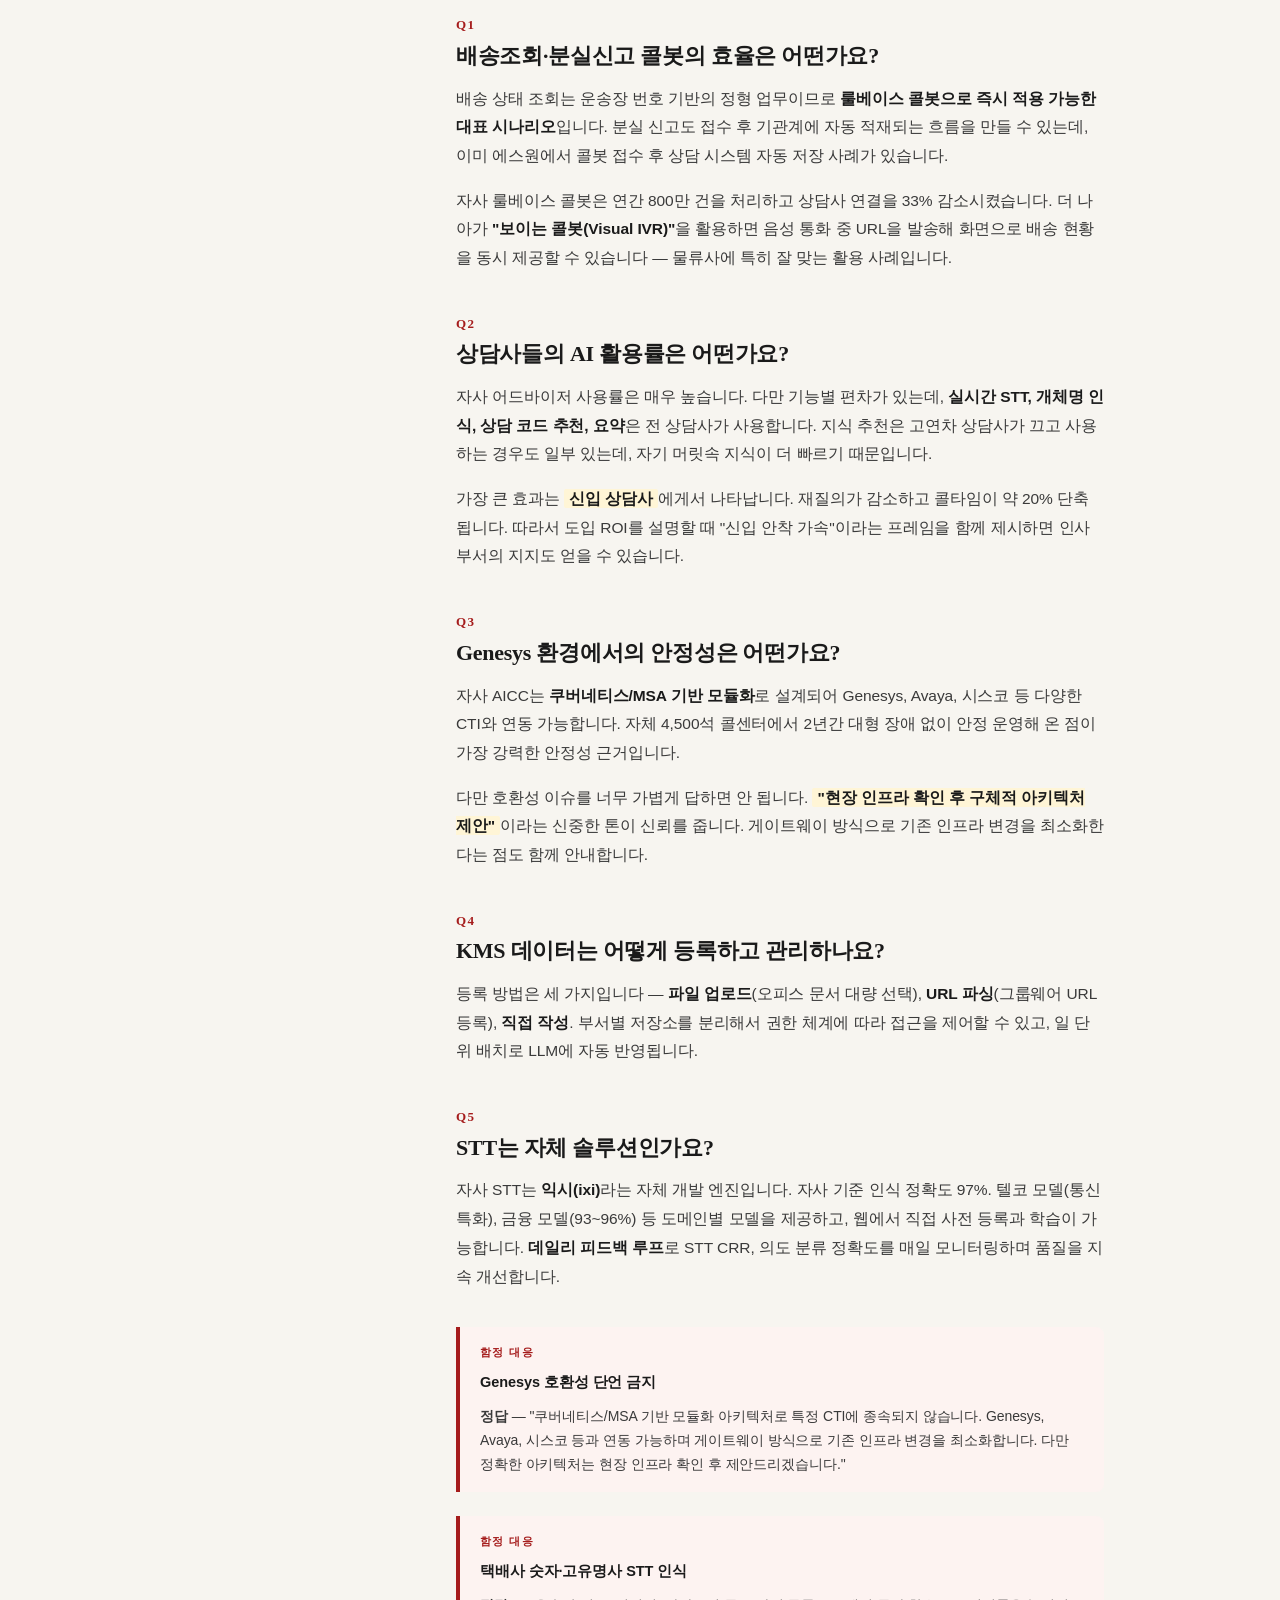
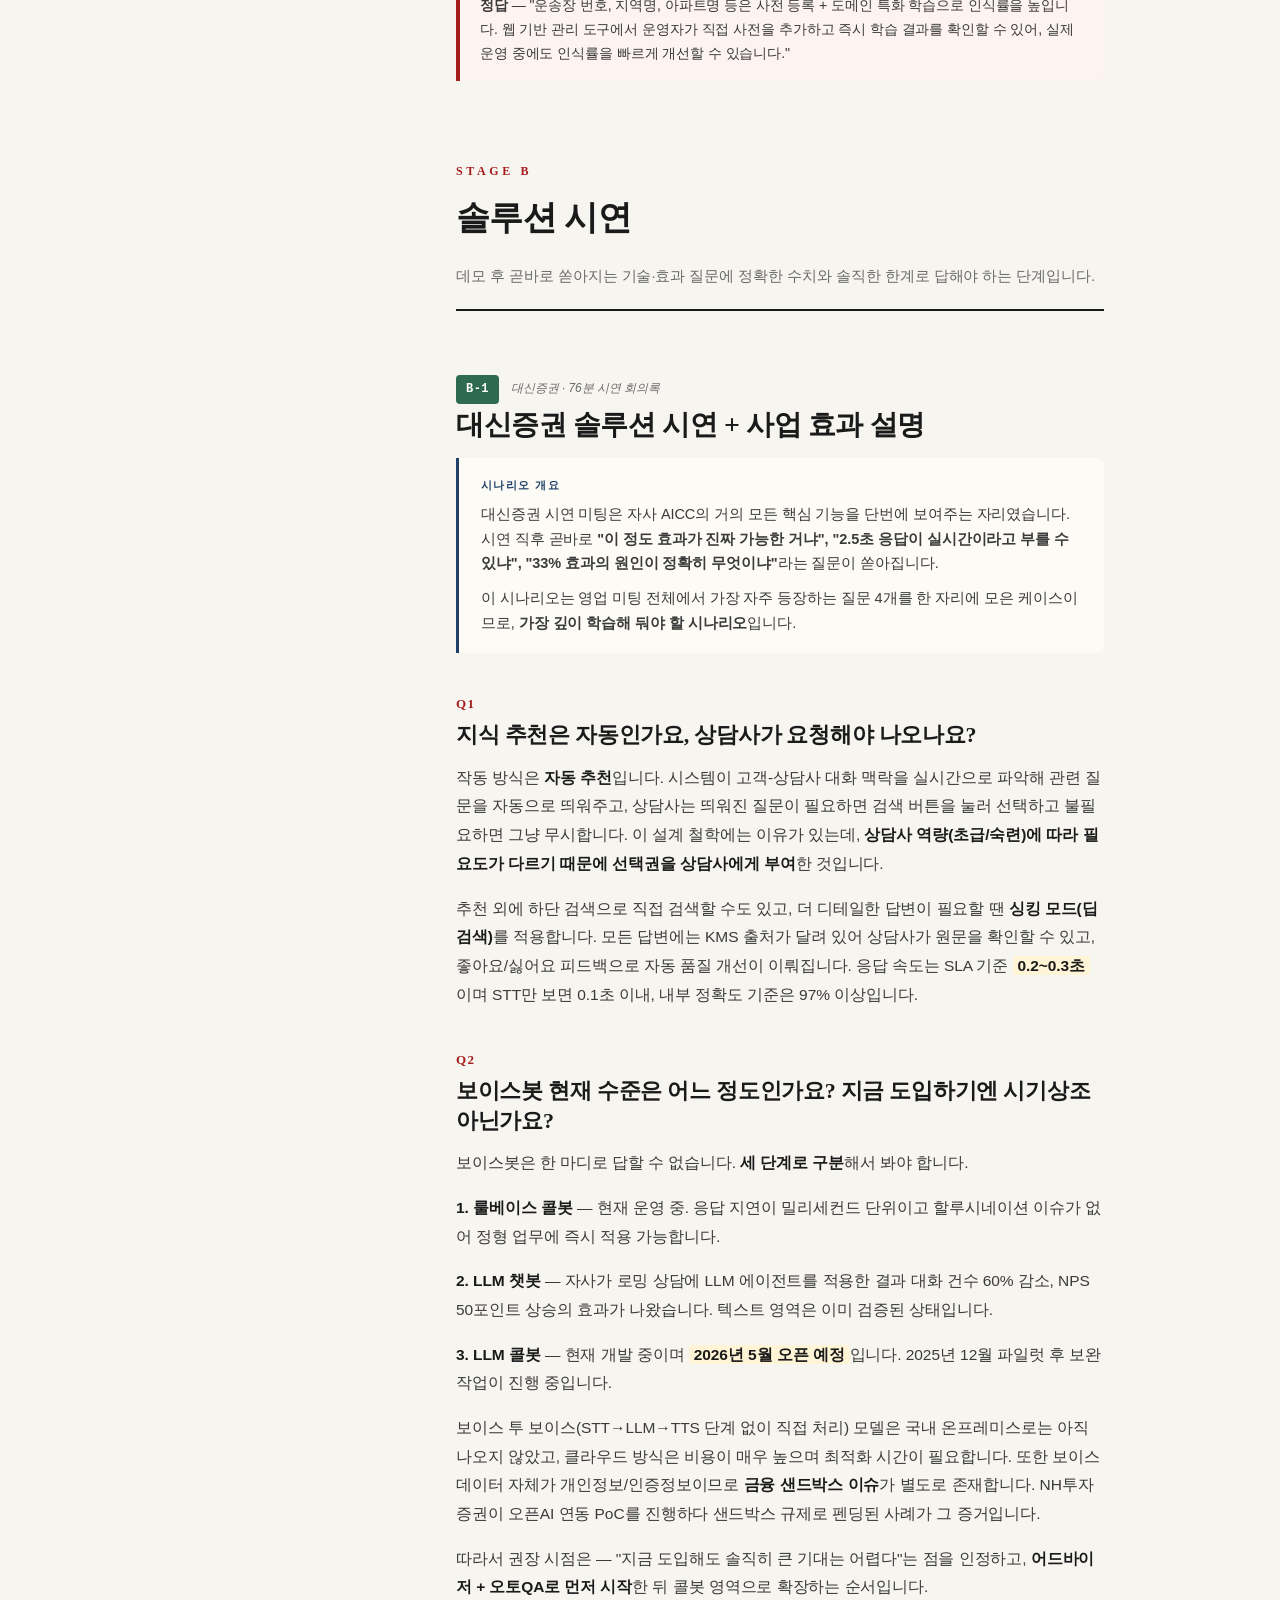
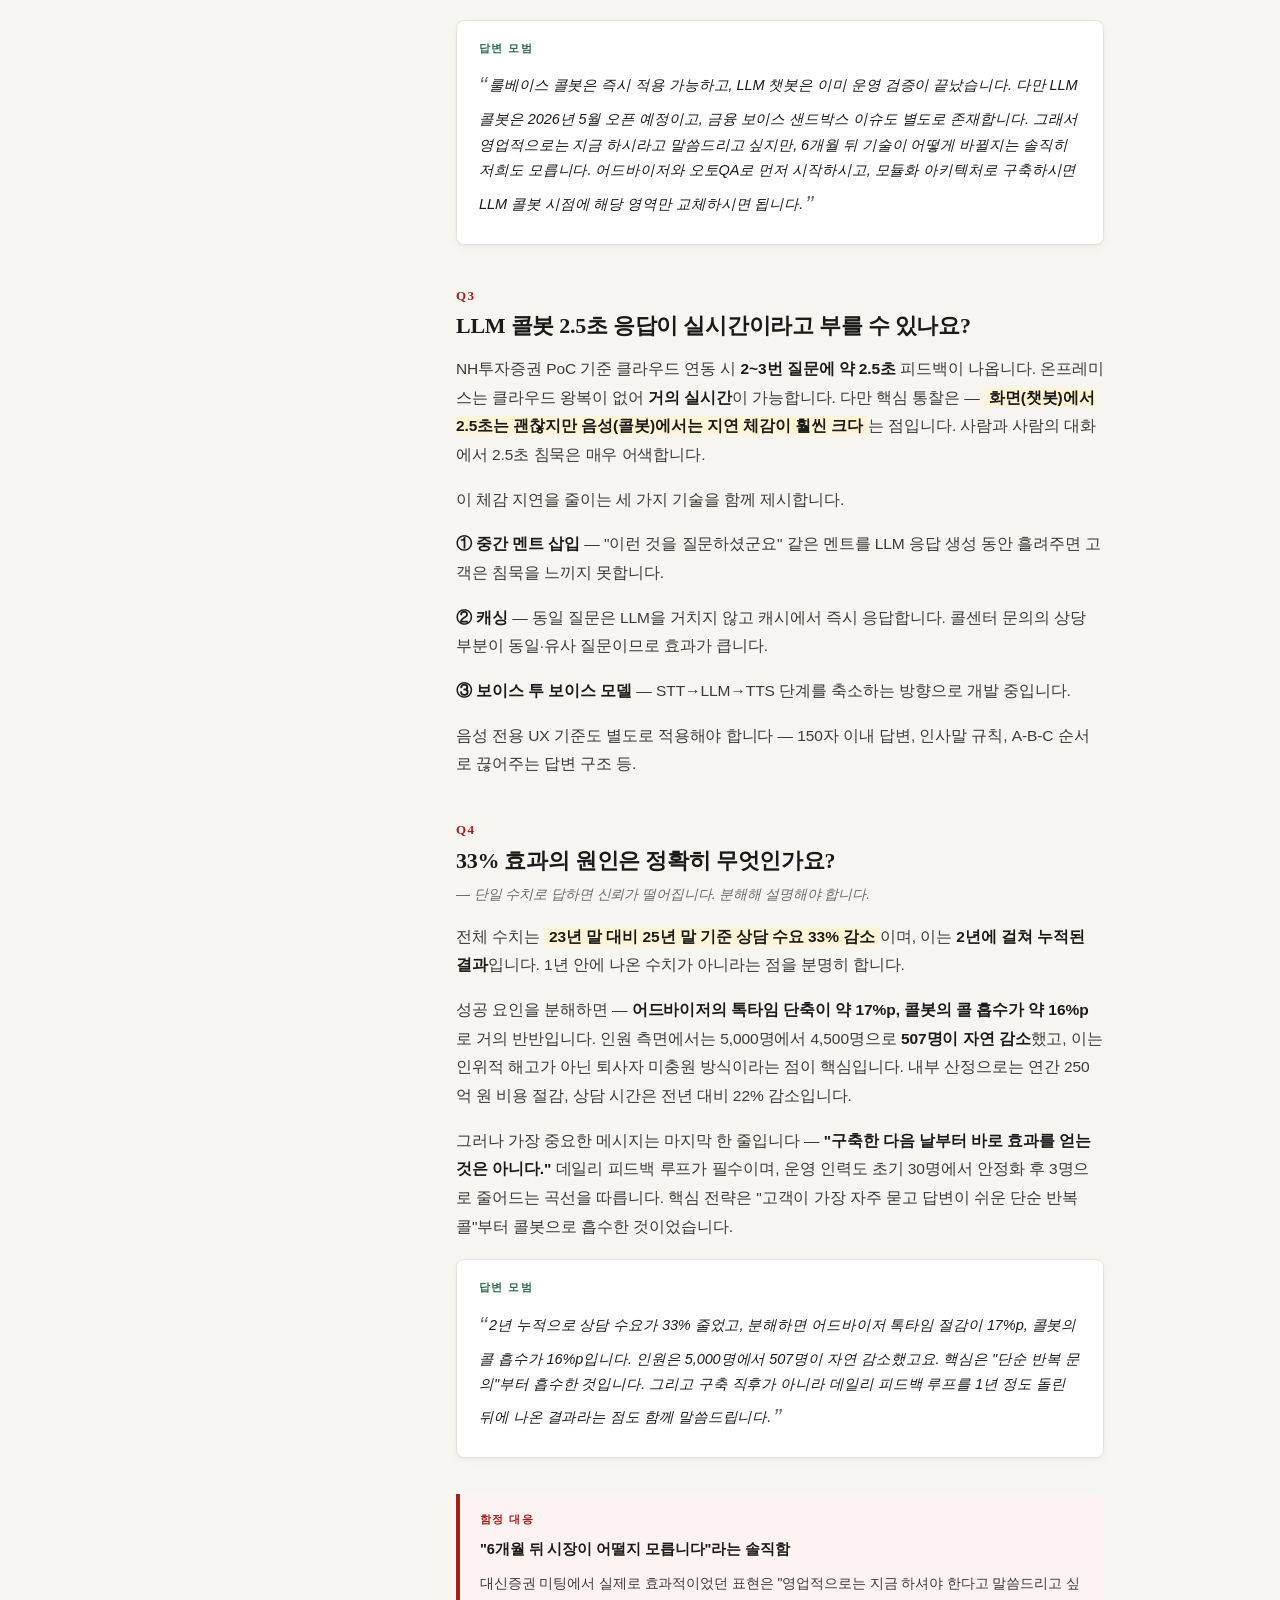
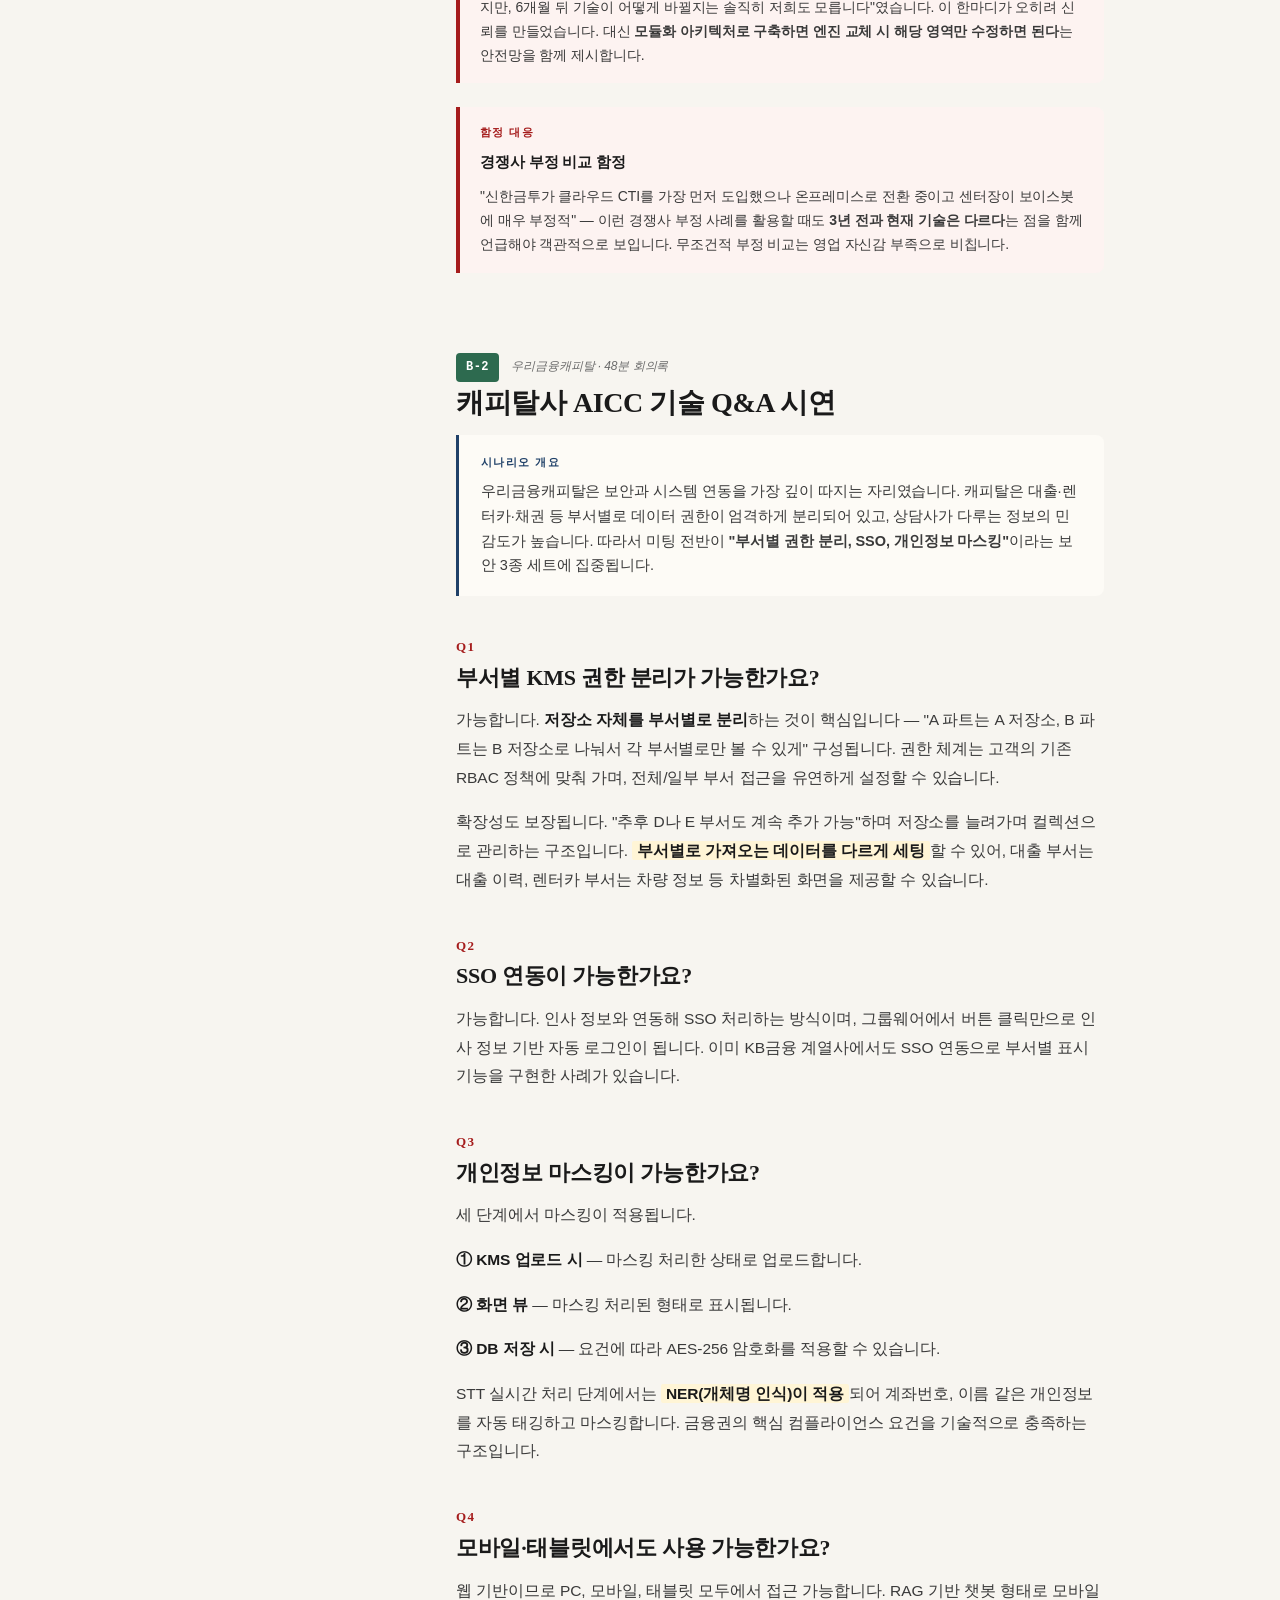
<file: docs/AICC_영업교재.html>
<!doctype html>
<html lang="ko">
<head>
<meta charset="utf-8" />
<meta name="viewport" content="width=device-width, initial-scale=1" />
<title>AICC 시나리오 학습서 — 사업담당자/영업담당자용</title>
<style>
  :root {
    --font-sans: -apple-system, BlinkMacSystemFont, "Apple SD Gothic Neo", "Pretendard", "Segoe UI", Roboto, sans-serif;
    --font-serif: "Iowan Old Style", "Apple Garamond", Georgia, serif;
    --font-mono: "SF Mono", Menlo, Consolas, monospace;

    --c-bg: #fdfbf6;
    --c-bg-soft: #f7f5f0;
    --c-bg-card: #ffffff;
    --c-ink: #1a1a1a;
    --c-ink-2: #3a3a3a;
    --c-ink-3: #6a6a6a;
    --c-ink-4: #909090;
    --c-line: #e6e2da;
    --c-line-soft: #f0ece3;

    --c-brand: #a51c1c;
    --c-brand-soft: #fdf3f1;
    --c-accent: #1f4068;
    --c-accent-soft: #eef3fa;
    --c-highlight: #fff5d6;

    --c-stage-A: #1f4068;
    --c-stage-B: #2d6a4f;
    --c-stage-C: #7d4f00;
    --c-stage-D: #6b2c91;
    --c-stage-E: #b35900;
    --c-stage-F: #00688b;
    --c-stage-G: #5b6e23;
    --c-stage-H: #a51c1c;

    --c-ok: #2d6a4f;
    --c-warn: #b35900;
    --c-trap: #a51c1c;

    --shadow-1: 0 1px 2px rgba(0,0,0,0.04), 0 2px 8px rgba(0,0,0,0.04);
    --shadow-2: 0 4px 24px rgba(0,0,0,0.06);
    --radius: 8px;
  }

  * { box-sizing: border-box; }
  html { scroll-behavior: smooth; }
  body {
    margin: 0;
    background: var(--c-bg-soft);
    color: var(--c-ink);
    font-family: var(--font-sans);
    font-size: 16px;
    line-height: 1.75;
    -webkit-font-smoothing: antialiased;
    letter-spacing: -0.005em;
  }

  /* ── Layout ── */
  .layout {
    display: grid;
    grid-template-columns: 280px 1fr;
    min-height: 100vh;
  }
  @media (max-width: 960px) {
    .layout { grid-template-columns: 1fr; }
    .sidebar { display: none; }
  }

  /* ── Sidebar TOC ── */
  .sidebar {
    background: var(--c-bg);
    border-right: 1px solid var(--c-line);
    padding: 32px 24px;
    position: sticky;
    top: 0;
    height: 100vh;
    overflow-y: auto;
  }
  .sidebar h1 {
    font-family: var(--font-serif);
    font-size: 20px;
    line-height: 1.25;
    margin: 0 0 4px;
    letter-spacing: -0.01em;
    font-weight: 600;
  }
  .sidebar .sub {
    font-size: 12px;
    color: var(--c-ink-3);
    margin-bottom: 24px;
  }
  .toc-search {
    width: 100%;
    padding: 9px 12px;
    border: 1px solid var(--c-line);
    border-radius: var(--radius);
    font-family: inherit;
    font-size: 13px;
    margin-bottom: 24px;
    background: #fff;
  }
  .toc-search:focus {
    outline: 2px solid var(--c-accent);
    outline-offset: 1px;
  }
  .toc-group { margin-bottom: 18px; }
  .toc-label {
    font-size: 10.5px;
    text-transform: uppercase;
    letter-spacing: 0.12em;
    color: var(--c-ink-3);
    margin-bottom: 6px;
    font-weight: 700;
  }
  .toc-link {
    display: block;
    padding: 5px 8px;
    margin-left: -8px;
    font-size: 13px;
    color: var(--c-ink-2);
    text-decoration: none;
    border-radius: 4px;
    line-height: 1.4;
  }
  .toc-link:hover { background: var(--c-bg-soft); color: var(--c-ink); }
  .toc-id {
    display: inline-block;
    font-family: var(--font-mono);
    font-size: 10px;
    font-weight: 700;
    color: var(--c-ink-4);
    width: 28px;
  }

  /* ── Main ── */
  .main { padding: 0; max-width: 100%; }
  .container {
    max-width: 760px;
    margin: 0 auto;
    padding: 56px 56px 120px;
  }
  @media (max-width: 720px) { .container { padding: 32px 20px 80px; } }

  /* ── Cover ── */
  .cover {
    background: linear-gradient(135deg, var(--c-bg) 0%, var(--c-bg-soft) 100%);
    border-bottom: 1px solid var(--c-line);
    padding: 80px 56px 64px;
    text-align: center;
  }
  .cover-badge {
    display: inline-block;
    font-size: 11px;
    letter-spacing: 0.18em;
    color: var(--c-brand);
    text-transform: uppercase;
    border: 1px solid var(--c-brand);
    padding: 6px 14px;
    border-radius: 999px;
    margin-bottom: 24px;
    font-weight: 600;
  }
  .cover h1 {
    font-family: var(--font-serif);
    font-size: 44px;
    line-height: 1.1;
    margin: 0 0 14px;
    letter-spacing: -0.02em;
    font-weight: 600;
  }
  @media (max-width: 720px) { .cover h1 { font-size: 30px; } }
  .cover .tagline {
    font-size: 18px;
    color: var(--c-ink-2);
    margin: 0 auto 24px;
    max-width: 560px;
    line-height: 1.5;
  }
  .cover-meta {
    display: flex;
    gap: 24px;
    justify-content: center;
    font-size: 12.5px;
    color: var(--c-ink-3);
    flex-wrap: wrap;
    margin-top: 32px;
    padding-top: 24px;
    border-top: 1px solid var(--c-line);
  }
  .cover-meta span b { color: var(--c-ink); font-weight: 600; }

  /* ── Stage header ── */
  .stage-section {
    margin-top: 80px;
    padding-bottom: 8px;
    border-bottom: 2px solid var(--c-ink);
  }
  .stage-section .stage-label {
    font-family: var(--font-serif);
    font-size: 12px;
    letter-spacing: 0.3em;
    text-transform: uppercase;
    color: var(--c-brand);
    margin-bottom: 6px;
    font-weight: 600;
  }
  .stage-section h2 {
    font-family: var(--font-serif);
    font-size: 34px;
    margin: 0 0 6px;
    letter-spacing: -0.015em;
    font-weight: 600;
  }
  .stage-section .stage-desc {
    color: var(--c-ink-3);
    font-size: 15px;
    margin-bottom: 12px;
  }

  /* ── Scenario chapter ── */
  .scenario {
    margin: 56px 0 72px;
    padding-top: 8px;
  }
  .scn-head {
    display: flex;
    align-items: baseline;
    gap: 12px;
    margin-bottom: 4px;
    flex-wrap: wrap;
  }
  .scn-id {
    font-family: var(--font-mono);
    font-size: 12px;
    font-weight: 700;
    padding: 4px 10px;
    border-radius: 4px;
    color: #fff;
    letter-spacing: 0.04em;
  }
  .scn-id.A { background: var(--c-stage-A); }
  .scn-id.B { background: var(--c-stage-B); }
  .scn-id.C { background: var(--c-stage-C); }
  .scn-id.D { background: var(--c-stage-D); }
  .scn-id.E { background: var(--c-stage-E); }
  .scn-id.F { background: var(--c-stage-F); }
  .scn-id.G { background: var(--c-stage-G); }
  .scn-id.H { background: var(--c-stage-H); }
  .scn-source {
    font-size: 12px;
    color: var(--c-ink-3);
    font-style: italic;
  }
  .scn-title {
    font-family: var(--font-serif);
    font-size: 28px;
    line-height: 1.2;
    margin: 4px 0 16px;
    letter-spacing: -0.015em;
    font-weight: 600;
  }

  .scn-intro {
    background: var(--c-bg);
    border-left: 3px solid var(--c-accent);
    padding: 18px 22px;
    margin: 0 0 32px;
    border-radius: 0 var(--radius) var(--radius) 0;
  }
  .scn-intro p {
    margin: 0;
    color: var(--c-ink-2);
    font-size: 14.5px;
    line-height: 1.7;
  }
  .scn-intro p + p { margin-top: 10px; }
  .scn-intro .intro-label {
    font-size: 10.5px;
    letter-spacing: 0.14em;
    text-transform: uppercase;
    color: var(--c-accent);
    font-weight: 700;
    margin-bottom: 8px;
  }

  /* ── Question block (narrative) ── */
  .q {
    margin: 36px 0;
  }
  .q-header {
    margin-bottom: 14px;
  }
  .q-num {
    display: inline-block;
    font-family: var(--font-serif);
    font-size: 13px;
    color: var(--c-brand);
    font-weight: 700;
    letter-spacing: 0.1em;
    margin-bottom: 4px;
  }
  .q-text {
    font-family: var(--font-serif);
    font-size: 22px;
    line-height: 1.35;
    margin: 0;
    color: var(--c-ink);
    letter-spacing: -0.012em;
    font-weight: 600;
  }
  .q-context {
    font-size: 14px;
    color: var(--c-ink-3);
    font-style: italic;
    margin: 8px 0 16px;
    line-height: 1.65;
  }
  .q-body p {
    margin: 0 0 16px;
    color: var(--c-ink-2);
    font-size: 15.5px;
    line-height: 1.85;
  }
  .q-body strong, .q-body b { color: var(--c-ink); font-weight: 700; }
  .q-body em.key {
    font-style: normal;
    background: var(--c-highlight);
    padding: 1px 5px;
    border-radius: 2px;
    color: var(--c-ink);
    font-weight: 600;
  }

  /* ── Sample answer box ── */
  .answer-box {
    background: #fff;
    border: 1px solid var(--c-line);
    border-radius: var(--radius);
    padding: 18px 22px;
    margin: 18px 0;
    box-shadow: var(--shadow-1);
    position: relative;
  }
  .answer-label {
    font-size: 10.5px;
    letter-spacing: 0.14em;
    text-transform: uppercase;
    color: var(--c-ok);
    font-weight: 700;
    margin-bottom: 8px;
  }
  .answer-box p {
    margin: 0;
    color: var(--c-ink);
    font-size: 14.5px;
    line-height: 1.75;
    font-style: italic;
  }
  .answer-box p::before { content: "“"; font-size: 24px; color: var(--c-ink-3); margin-right: 2px; vertical-align: -4px; }
  .answer-box p::after { content: "”"; font-size: 24px; color: var(--c-ink-3); margin-left: 2px; vertical-align: -4px; }

  /* ── Trap card ── */
  .trap {
    background: var(--c-brand-soft);
    border-left: 4px solid var(--c-trap);
    padding: 16px 20px;
    margin: 24px 0;
    border-radius: 0 var(--radius) var(--radius) 0;
  }
  .trap-label {
    font-size: 10.5px;
    text-transform: uppercase;
    letter-spacing: 0.14em;
    color: var(--c-trap);
    font-weight: 700;
    margin-bottom: 8px;
  }
  .trap-title { font-weight: 700; font-size: 14.5px; margin-bottom: 10px; color: var(--c-ink); }
  .trap-body { font-size: 14px; color: var(--c-ink-2); margin: 0; line-height: 1.7; }
  .trap-body + .trap-body { margin-top: 8px; }

  /* ── Tip ── */
  .tip {
    background: var(--c-accent-soft);
    border-left: 4px solid var(--c-accent);
    padding: 14px 20px;
    margin: 20px 0;
    border-radius: 0 var(--radius) var(--radius) 0;
    font-size: 14px;
    color: var(--c-ink-2);
    line-height: 1.7;
  }
  .tip b { color: var(--c-ink); }
  .tip-label {
    font-size: 10.5px;
    text-transform: uppercase;
    letter-spacing: 0.14em;
    color: var(--c-accent);
    font-weight: 700;
    margin-bottom: 6px;
  }

  /* ── Print ── */
  @media print {
    .sidebar { display: none; }
    .layout { grid-template-columns: 1fr; }
    .container { padding: 24px; max-width: 100%; }
    .scenario { page-break-inside: avoid; }
    .cover { padding: 32px 24px; }
  }

  .hide { display: none !important; }
</style>
</head>
<body>
<div class="layout">

  <!-- ─────────── Sidebar TOC ─────────── -->
  <aside class="sidebar" aria-label="목차">
    <h1>AICC 시나리오 학습서</h1>
    <div class="sub">25개 시나리오 서술형 정답지 · v2.0</div>

    <input type="search" class="toc-search" id="tocSearch" placeholder="시나리오·키워드 검색…" aria-label="검색" />

    <div class="toc-group">
      <div class="toc-label">Stage A · 첫 미팅</div>
      <a class="toc-link" href="#A-1"><span class="toc-id">A-1</span>보험사 AICC 도입 초기</a>
      <a class="toc-link" href="#A-2"><span class="toc-id">A-2</span>증권사 콜봇 도입 탐색</a>
      <a class="toc-link" href="#A-3"><span class="toc-id">A-3</span>어드바이저 상품 소개</a>
      <a class="toc-link" href="#A-4"><span class="toc-id">A-4</span>물류사 AICC 첫 방문</a>
    </div>

    <div class="toc-group">
      <div class="toc-label">Stage B · 솔루션 시연</div>
      <a class="toc-link" href="#B-1"><span class="toc-id">B-1</span>대신증권 시연 + 사업효과</a>
      <a class="toc-link" href="#B-2"><span class="toc-id">B-2</span>캐피탈 기술 Q&A 시연</a>
      <a class="toc-link" href="#B-3"><span class="toc-id">B-3</span>도시가스/유틸리티 시연</a>
    </div>

    <div class="toc-group">
      <div class="toc-label">Stage C · 기술 심층</div>
      <a class="toc-link" href="#C-1"><span class="toc-id">C-1</span>대형 금융 STT 요건정의</a>
      <a class="toc-link" href="#C-2"><span class="toc-id">C-2</span>클라우드 콜봇 아키텍처</a>
      <a class="toc-link" href="#C-3"><span class="toc-id">C-3</span>금융보험사 IT 아키텍처</a>
    </div>

    <div class="toc-group">
      <div class="toc-label">Stage D · 견적 협의</div>
      <a class="toc-link" href="#D-1"><span class="toc-id">D-1</span>STT/TTS 기술 견적</a>
      <a class="toc-link" href="#D-2"><span class="toc-id">D-2</span>멀티벤더 솔루션 비교</a>
      <a class="toc-link" href="#D-3"><span class="toc-id">D-3</span>구독형 vs 구축형 비용</a>
    </div>

    <div class="toc-group">
      <div class="toc-label">Stage E · PoC 사전</div>
      <a class="toc-link" href="#E-1"><span class="toc-id">E-1</span>아웃바운드 콜봇 PoC</a>
      <a class="toc-link" href="#E-2"><span class="toc-id">E-2</span>보이스봇 요건정의/RFP</a>
      <a class="toc-link" href="#E-3"><span class="toc-id">E-3</span>불완전판매 STT+TA PoC</a>
    </div>

    <div class="toc-group">
      <div class="toc-label">Stage F · PoC 리뷰</div>
      <a class="toc-link" href="#F-1"><span class="toc-id">F-1</span>STT PoC 재시연/리뷰</a>
      <a class="toc-link" href="#F-2"><span class="toc-id">F-2</span>불완전판매 TA 리뷰</a>
      <a class="toc-link" href="#F-3"><span class="toc-id">F-3</span>STT PoC 품질 불만</a>
    </div>

    <div class="toc-group">
      <div class="toc-label">Stage G · 운영 안정화</div>
      <a class="toc-link" href="#G-1"><span class="toc-id">G-1</span>STT 안정화 운영</a>
      <a class="toc-link" href="#G-2"><span class="toc-id">G-2</span>STT SLA 기술 검수</a>
      <a class="toc-link" href="#G-3"><span class="toc-id">G-3</span>BPO 업체 교체 이관</a>
    </div>

    <div class="toc-group">
      <div class="toc-label">Stage H · 경쟁 입찰</div>
      <a class="toc-link" href="#H-1"><span class="toc-id">H-1</span>CTI 교체 컨소시엄</a>
      <a class="toc-link" href="#H-2"><span class="toc-id">H-2</span>차세대 IPCC RFP</a>
      <a class="toc-link" href="#H-3"><span class="toc-id">H-3</span>공공/특수환경 입찰</a>
    </div>
  </aside>

  <!-- ─────────── Main ─────────── -->
  <main class="main">

    <!-- Cover -->
    <section class="cover">
      <div class="cover-badge">AI사업2팀 · Confidential</div>
      <h1>AICC 시나리오 학습서</h1>
      <p class="tagline">실제 고객 미팅 회의록에서 추출한 25개 시나리오를 서술형으로 풀어 정리한 영업·사업담당자용 학습 자료입니다. 한 시나리오를 5~10분에 정독할 수 있도록 구성했습니다.</p>
      <div class="cover-meta">
        <span><b>대상</b> · 사업·영업담당</span>
        <span><b>소스</b> · 실제 고객 미팅 회의록</span>
        <span><b>버전</b> · v2.0 · 2026-05-13</span>
      </div>
    </section>

    <div class="container">

      <!-- ═════════════ STAGE A ═════════════ -->
      <section class="stage-section">
        <div class="stage-label">Stage A</div>
        <h2>첫 미팅</h2>
        <p class="stage-desc">고객을 처음 만나는 자리. 신뢰 형성과 솔직한 인정이 그 무엇보다 중요한 단계입니다.</p>
      </section>

      <!-- ─────── A-1 ─────── -->
      <article class="scenario" id="A-1">
        <div class="scn-head">
          <span class="scn-id A">A-1</span>
          <span class="scn-source">한화손해보험 · 67분 회의록</span>
        </div>
        <h3 class="scn-title">보험사 AICC 도입 초기 미팅</h3>

        <div class="scn-intro">
          <div class="intro-label">시나리오 개요</div>
          <p>한화손해보험은 아직 STT를 도입하지 않은 상태에서 AICC 전반에 대한 탐색을 시작한 단계입니다. 고객 측 미팅 참석자는 IT 본부 책임자급으로, 자사 인프라(동방녹취 등)를 그대로 유지하면서 STT를 도입할 수 있는지, 그리고 금융권에 실질적으로 적용 가능한 수준인지를 가늠하려고 합니다.</p>
          <p>이 미팅의 본질은 "<b>이 솔루션이 우리 같은 보수적인 금융사에서도 실제로 작동할까?</b>"라는 의구심을 푸는 것입니다. 따라서 화려한 미래 비전보다, <b>이미 검증된 사실과 정직한 한계 인정</b>이 가장 강력한 영업 도구가 됩니다.</p>
        </div>

        <!-- Q1 -->
        <div class="q">
          <div class="q-header">
            <div class="q-num">Q1</div>
            <p class="q-text">금융권 구축 레퍼런스가 있나요?</p>
            <p class="q-context">— 가장 먼저, 가장 빈번하게 나오는 질문. 답변의 솔직함이 미팅 전체의 신뢰 톤을 결정합니다.</p>
          </div>
          <div class="q-body">
            <p>금융권 미팅에서 첫 질문은 거의 예외 없이 "다른 금융사에 들어간 사례가 있느냐"입니다. 이때 가장 위험한 답변은 사례를 부풀리거나 모호하게 답하는 것입니다. 보험사 IT 담당자는 시장 동향을 잘 알고 있어서 거짓이 즉시 드러나며, 한 번 신뢰가 깨지면 회복이 어렵습니다.</p>
            <p>대신 사실 그대로의 레퍼런스를 정리해 제시합니다. <b>KB금융그룹 FCC</b>의 경우 7개 계열사(KB손해보험, KB생명 등)에 자체 STT 도입이 진행되고 있고, 기존 엔솔루 STT를 LG유플러스 자체 STT로 대체하는 사업입니다. <b>KB손해보험</b>은 RX/TX 각 100건(총 200건)으로 PoC를 수행했으며 180건 학습 + 20건 검증이라는 표준 방식을 사용했습니다. <b>우리카드</b>는 마인드웨어 솔루션 기반 콜봇을 SI 형태로 구축 완료했고, <b>신한카드</b>는 복스 솔루션으로 800~1,500석 규모 오토QA를 운영 중입니다. <em class="key">자사(LG유플러스)는 4,500석 콜센터에서 2021년부터 자체 AICC를 운영</em>하고 있다는 점이 가장 강력한 레퍼런스입니다.</p>
            <p>여기서 결정적인 포인트는 <b>LLM 기반 콜봇의 금융권 상용 사례는 아직 없다</b>는 사실을 먼저 인정하는 것입니다. 유플러스 자체 콜센터조차 NLP/시나리오 기반으로 운영 중이며, LLM 콜봇은 2026년 5월 오픈을 앞두고 있습니다. 이 정직함이 오히려 신뢰의 발판이 됩니다.</p>
            <div class="answer-box">
              <div class="answer-label">답변 모범</div>
              <p>금융권에서는 KB금융그룹 7개 계열사 STT 사업이 진행 중이고, KB손해보험 PoC가 RX/TX 각 100건 표준 방식으로 검증됐습니다. 콜봇은 우리카드, 오토QA는 신한카드 사례가 있고요. 다만 LLM 기반 콜봇은 금융권 상용 사례가 아직 없다는 점을 솔직히 말씀드립니다. 저희도 4,500석 자체 콜센터에서 2021년부터 운영 중이지만 LLM 콜봇은 아직 NLP 기반입니다. 그래서 금융권은 시나리오 기반에서 시작해 단계적으로 확장하는 것이 현실적입니다.</p>
            </div>
          </div>
        </div>

        <!-- Q2 -->
        <div class="q">
          <div class="q-header">
            <div class="q-num">Q2</div>
            <p class="q-text">STT 인식률은 어느 정도인가요? 금융 용어 학습은 어떻게 되나요?</p>
            <p class="q-context">— 보험사는 약관 용어, 상품명, 보장 항목 등 도메인 어휘가 압도적으로 많습니다.</p>
          </div>
          <div class="q-body">
            <p>STT 인식률을 단일 숫자로 답하면 안 됩니다. <b>"기본 모델 → 도메인 학습 후"</b>의 두 단계로 구분해 답해야 신뢰가 갑니다. 학습 전 텔코 기본 모델은 80~90% 수준이고, 금융 특화 학습 후에는 약 95%까지 올라갑니다. 특히 <em class="key">KB손해보험 PoC 기준 상담원 98%, 고객 92%</em>라는 화자별 분해 수치까지 제시할 수 있어야 전문가다움이 드러납니다.</p>
            <p>"고객보다 상담원이 잘 인식되는 이유"도 미리 준비해 두면 좋습니다. 상담원은 마이크 가까이에서 정형화된 어휘로 말하는 반면, 고객은 다양한 환경·발음·사투리로 발화하기 때문입니다. 일반 범위는 93~96%이며, 이는 금융권에서 충분히 운영 가능한 수준입니다.</p>
            <p>학습 도구는 <b>웹 형태의 사전 관리 + 파일 업로드</b>로 제공됩니다. 금융 용어와 상품명을 파일로 업로드한 뒤 클릭 한 번으로 적용할 수 있고, 적용 후 파일 단위 인식률 측정 기능을 통해 정답지 대비 개선 정도를 즉시 확인할 수 있습니다. 이 도구의 존재 자체가 차별점입니다 — 다른 벤더는 학습이 블랙박스이거나 별도 사업으로 진행됩니다.</p>
          </div>
        </div>

        <!-- Q3 -->
        <div class="q">
          <div class="q-header">
            <div class="q-num">Q3</div>
            <p class="q-text">레거시 인프라를 바꾸지 않고 STT를 도입할 수 있나요?</p>
            <p class="q-context">— 보수적 금융사 IT 본부장의 진짜 걱정은 "기존 인프라가 흔들리는가"입니다.</p>
          </div>
          <div class="q-body">
            <p>이 질문 뒤에는 "한 번 잘못 건드리면 운영 중인 콜센터가 전부 멈출 수 있다"는 두려움이 있습니다. 따라서 답변은 <b>"인프라 구조 변경은 불필요, 게이트웨이만 추가"</b>라는 가벼움을 강조하는 데서 출발합니다.</p>
            <p>기존 동방녹취에서 RX/TX가 분리된 음원 파일을 STT로 연동하는 방식이 가장 일반적이며, 실시간 미러링이 필요한 경우 녹취 업체와 인터페이스 협의가 추가될 수 있습니다. 일부 하드웨어 스펙 보강은 있을 수 있지만 대규모 변경은 없습니다. 게다가 <em class="key">구축형 외에 구독형으로도 제공 가능</em>해서, 초기 부담 없이 시작할 수 있는 옵션이 있다는 점을 함께 안내합니다.</p>
            <p>일정 관점에서는 STT/TTS만 적용하는 경우 최소 4개월, 음성봇 전체 구축은 6~8개월, 업무 범위가 넓으면 최대 1년까지 봅니다. 일정은 보수적으로 제시하고 단계 분리(STT → 어드바이저 → 콜봇)를 제안하면 의사결정 부담이 줄어듭니다.</p>
          </div>
        </div>

        <!-- Q4 -->
        <div class="q">
          <div class="q-header">
            <div class="q-num">Q4</div>
            <p class="q-text">인바운드(고객센터)와 TM(아웃바운드)을 각각 구축해야 하나요?</p>
            <p class="q-context">— 비용·라이선스 효율을 가늠하는 질문. 답변에 따라 견적 규모가 달라집니다.</p>
          </div>
          <div class="q-body">
            <p>큰 그림에서는 인바운드와 TM의 시스템 구조가 유사하므로 <b>하나의 플랫폼으로 통합 구성</b>할 수 있습니다. 다만 세부 기능은 분리됩니다 — 인바운드는 지식 추천과 고객 의도 파악이 핵심이고, TM은 추천 상품, 대본 스크립트, 후처리 로직이 핵심입니다.</p>
            <p>STT 엔진은 <b>동일하게 공유</b>되고, 사이트 라이선스를 도입하면 CS, TM, 보상 등 여러 업무에서 사용 가능합니다. 이 부분이 비용 합리화의 큰 포인트가 됩니다. 다만 동시 사용자 수는 정해야 하므로 사전에 트래픽 분석이 필요합니다. 유선 녹취는 즉시 연동 가능하지만 모바일 녹취 STT는 음질 특성이 달라 별도 검토가 필요합니다.</p>
          </div>
        </div>

        <!-- Q5 -->
        <div class="q">
          <div class="q-header">
            <div class="q-num">Q5</div>
            <p class="q-text">KMS 전담 인력이 별도로 필요한가요?</p>
            <p class="q-context">— 보험사는 약관/상품이 빈번하게 바뀝니다. 운영 인력 비용이 곧 도입 부담입니다.</p>
          </div>
          <div class="q-body">
            <p>초기 세팅 단계에서는 KMS 원본 데이터를 LLM이 읽을 수 있도록 정제하는 작업이 필요하고, 이 부분은 보통 기술 조직이 담당합니다. 운영 단계에서는 <b>일 단위 배치로 자동 업데이트</b>되도록 설계해서 현업이 수시로 업데이트하면 센터에서 자동으로 가져가는 구조를 만듭니다.</p>
            <p>자사 사례가 가장 설득력 있는 근거입니다. 초기에는 <em class="key">8명을 투입했지만 AI 인더루프(AI-in-the-loop) 자동화 이후 전담자가 불필요</em>해졌고, 수작업 시간이 5,760분에서 40분으로 단축됐습니다. 다만 신규 시나리오 추가는 현업이 직접 하기 어려우므로 IT와 짝을 이뤄 투입하는 것을 권장하며, <b>계약 시 연간 무상 추가 건수를 사전에 합의</b>해 두는 것이 운영 후 분쟁을 막는 핵심입니다.</p>
          </div>
        </div>

        <div class="trap">
          <div class="trap-label">함정 대응</div>
          <div class="trap-title">"금융권 LLM 콜봇 사례가 진짜 없어요?"</div>
          <p class="trap-body"><b>잘못된 답</b> — "여러 곳에서 도입 검토 중입니다" 같은 모호한 회피.</p>
          <p class="trap-body"><b>정답</b> — "솔직히 금융권 LLM 콜봇 상용 사례는 아직 없습니다. 유플러스 자체 콜센터도 NLP 기반이고, LLM 콜봇은 2026년 5월 오픈 예정입니다. LLM은 질문마다 답이 달라질 수 있어 금융권은 시나리오 기반이 현실적입니다." 이 정직함이 오히려 강력한 차별점이 됩니다.</p>
        </div>

        <div class="trap">
          <div class="trap-label">함정 대응</div>
          <div class="trap-title">"녹취 데이터를 외부로 못 줍니다"</div>
          <p class="trap-body"><b>대안 제시</b> — "내부 데이터의 외부 반출이 어려우시면, KB손보 사례처럼 RX/TX 각 100건의 음원 파일만 제공받아 PoC가 가능합니다. 데이터 증강 기술로 소량 데이터에서도 유의미한 결과를 도출합니다." 보안 이슈를 도입 좌절 이유가 아니라 <b>대안의 출발점</b>으로 전환시키는 것이 영업의 기술입니다.</p>
        </div>
      </article>

      <!-- ─────── A-2 ─────── -->
      <article class="scenario" id="A-2">
        <div class="scn-head">
          <span class="scn-id A">A-2</span>
          <span class="scn-source">한국투자증권 · 패턴DB + 대신증권 회의록 참조</span>
        </div>
        <h3 class="scn-title">증권사 콜봇 도입 탐색</h3>

        <div class="scn-intro">
          <div class="intro-label">시나리오 개요</div>
          <p>한국투자증권은 BPO 외주로 15명 규모 콜센터를 운영 중인 상황에서 콜봇 도입을 통한 인원·비용 효율화를 검토하고 있습니다. 고객은 "어디까지 자동화 가능한가"에 큰 기대를 걸고 있고, 동시에 "금융 사고가 나면 누가 책임지나"라는 두려움도 가지고 있습니다.</p>
          <p>이 미팅은 기대와 두려움을 동시에 조정해야 하는 자리입니다. <b>"무인화"라는 단어를 "스마트화"로 바꿔주는 프레이밍</b>이 영업의 핵심 작업입니다.</p>
        </div>

        <div class="q">
          <div class="q-header">
            <div class="q-num">Q1</div>
            <p class="q-text">콜봇 완전 무인화가 가능한가요?</p>
            <p class="q-context">— 기대치 조정이 핵심. 잘못 답하면 PoC 단계에서 무너집니다.</p>
          </div>
          <div class="q-body">
            <p>완전 무인화는 <b>가능하지 않다</b>고 분명히 말해야 합니다. 두 가지 이유가 있습니다. 첫째, AI를 싫어하는 고객(특히 고령자)은 무조건 상담사를 요구합니다. 둘째, 돈·계좌 관련 크리티컬 문의는 오답이 곧 <em class="key">금융 사고로 직결</em>되기 때문에 반드시 상담사 연결이 필요합니다.</p>
            <p>현실적인 목표는 <b>"단순 반복 문의(시세, 영업시간, 잔고)를 콜봇이 흡수해 상담사 연결 콜 자체를 줄이는 것"</b>입니다. 대신증권 미팅에서도 "보이스봇은 지금 도입해도 솔직히 기대하기 쉽지 않다"는 평이 나왔으며, 주문까지 가능한 시점은 2~3년 정도 소요로 봅니다. 따라서 권장 접근은 내부 직원용(어드바이저, KMS)을 1년 정도 운영해 검증한 뒤 대고객 서비스를 점진적으로 확대하는 것입니다.</p>
            <div class="answer-box">
              <div class="answer-label">답변 모범</div>
              <p>완전 무인화는 어렵습니다. AI를 싫어하는 고객이 있고, 돈·계좌 관련 크리티컬 문의는 오답이 곧 금융 사고로 이어지기 때문입니다. 무인화보다 '스마트화'가 정확한 표현입니다. AI가 단순 반복 문의를 흡수하고 상담사는 복잡한 고가치 상담에 집중하는 구조가 현실적입니다.</p>
            </div>
          </div>
        </div>

        <div class="q">
          <div class="q-header">
            <div class="q-num">Q2</div>
            <p class="q-text">콜봇 완결률은 보통 얼마나 되나요?</p>
            <p class="q-context">— "그래서 진짜 효과가 얼마냐"라는 본질 질문.</p>
          </div>
          <div class="q-body">
            <p>완결률은 단일 숫자로 답하기 어렵습니다. 업무 복잡도와 도메인에 따라 천차만별이기 때문입니다. 답변의 출발은 자사 검증된 수치 — <em class="key">자사 룰베이스 콜봇은 연간 800만 건의 고객 문제를 해결</em>하고 있습니다. LLM 챗봇 영역으로 가면 대화 건수가 약 60% 감소하고 NPS가 50포인트 상승하는 결과도 확보했습니다.</p>
            <p>다만 핵심 메시지는 "<b>완결률 논의 전에 '콜봇이 처리할 업무'부터 정의해야 한다</b>"는 점입니다. 룰베이스의 장점은 정형화된 업무에서 완결률이 매우 높고 실수와 할루시네이션이 없다는 데 있습니다. 반대로 비정형 업무는 LLM 영역으로 분기시켜야 합니다.</p>
          </div>
        </div>

        <div class="q">
          <div class="q-header">
            <div class="q-num">Q3</div>
            <p class="q-text">구독형과 구축형 비용은 어떻게 다른가요?</p>
            <p class="q-context">— 예산이 작은 고객사일수록 구독형 진입로가 결정적입니다.</p>
          </div>
          <div class="q-body">
            <p>두 모델의 차이를 명확히 설명합니다. <b>구독형</b>은 채널당 월 과금 방식으로, BPO 10~15명 규모라면 초기 부담이 적습니다. <b>구축형</b>은 수억 단위에서 시작하며, STT + 콜봇 + 어드바이저를 풀 구축하면 6~12개월이 걸립니다. STT 채널 구조에서는 상담원 1명당 2채널(RX/TX 분리)이 필요하다는 점도 견적 산정의 기본입니다.</p>
            <p>실용적인 권장 경로는 <b>구독형 테스트 → 구축형 전환</b>입니다. 단, 두 모델 간 아키텍처 차이가 있어 전환 시 일부 재구축 요소가 생길 수 있다는 점은 미리 안내해야 나중에 분쟁이 없습니다.</p>
          </div>
        </div>

        <div class="q">
          <div class="q-header">
            <div class="q-num">Q4</div>
            <p class="q-text">KT 대비 기술 수준 차이는 어떤가요?</p>
            <p class="q-context">— 경쟁사 비교는 영업의 함정. 잘못 답하면 역효과가 즉시 옵니다.</p>
          </div>
          <div class="q-body">
            <p>이 질문에 대한 원칙은 하나입니다 — <b>경쟁사를 근거 없이 폄하하면 역효과</b>. 고객은 이미 KT 영업팀도 만난 상태일 가능성이 높고, 폄하 발언은 곧 고객에게 "이 영업담당자는 자신감이 없구나"로 비칩니다.</p>
            <p>대신 자사의 객관적 차별점만 짚습니다. <em class="key">5,000석 자체 콜센터에서 직접 운영하며 검증한 솔루션</em>이라는 점, 그리고 <b>원벤더 강점</b> — STT/어드바이저/QA/콜봇을 모두 자체 개발했기 때문에 문제 발생 시 "서로 책임 떠넘기기"가 없다는 점입니다. "운영 노하우 + 솔루션 개발 역량을 동시에 보유한 회사는 국내에 자사뿐"이라는 한 줄로 마무리합니다.</p>
            <div class="answer-box">
              <div class="answer-label">답변 모범</div>
              <p>KT도 좋은 솔루션을 보유하고 있습니다. 다만 저희는 4,500석 자체 콜센터에서 2년 이상 직접 운영하며 검증한 피드백 루프와 운영 노하우가 있습니다. 그리고 STT/어드바이저/QA/콜봇을 모두 자체 개발한 원벤더이기 때문에, 운영 중 이슈가 생겼을 때 책임 분담 문제가 없다는 점이 실질적 차별점입니다.</p>
            </div>
          </div>
        </div>

        <div class="q">
          <div class="q-header">
            <div class="q-num">Q5</div>
            <p class="q-text">BPO 외주 10~15명을 대체할 수 있나요?</p>
            <p class="q-context">— "사람을 줄일 수 있는가"는 모든 도입 검토의 최종 질문입니다.</p>
          </div>
          <div class="q-body">
            <p>"완전 대체"는 불가능하지만, "<b>인원 최적화</b>"는 가능합니다. 두 단어의 차이가 작아 보여도 의미는 완전히 다릅니다. 자사 사례에서는 2년에 걸쳐 <em class="key">507명이 자연 감소</em>했는데, 이는 인위적 정리해고가 아니라 퇴사자 미충원 방식으로 이뤄진 변화입니다. 노조나 사회적 이슈 없이 인력 효율화가 가능했던 핵심 비결입니다.</p>
            <p>접근법은 다음과 같습니다 — 콜 데이터를 먼저 분석해 콜봇이 처리 가능한 업무를 식별한 뒤 단계적으로 적용합니다. 그리고 효과는 구축 직후가 아닌, 데일리 피드백 루프를 통한 지속 개선 후 6개월~1년 시점에 나타난다는 점을 미리 설명해 두면 후속 운영에서 신뢰가 유지됩니다.</p>
          </div>
        </div>

        <div class="trap">
          <div class="trap-label">함정 대응</div>
          <div class="trap-title">완전 무인화 기대치 조정</div>
          <p class="trap-body"><b>핵심 프레이밍</b> — "무인화가 아니라 스마트화입니다. AI가 단순 업무를 흡수하고, 상담사는 복잡한 고가치 상담에 집중하는 구조." 단어 하나가 의사결정자의 그림을 바꿉니다.</p>
        </div>
      </article>

      <!-- ─────── A-3 ─────── -->
      <article class="scenario" id="A-3">
        <div class="scn-head">
          <span class="scn-id A">A-3</span>
          <span class="scn-source">우리금융캐피탈 / FIS · 48분 회의록</span>
        </div>
        <h3 class="scn-title">상담 어드바이저(KMS/RAG) 상품 소개</h3>

        <div class="scn-intro">
          <div class="intro-label">시나리오 개요</div>
          <p>우리금융캐피탈은 챗봇(대고객)과 채팅(상담사 보조)을 통합한 솔루션을 찾고 있습니다. 미팅의 핵심은 단순한 기능 설명이 아니라 "<b>이 솔루션이 우리 기존 상담AP(엑스프레임)와 어떻게 맞물려 돌아갈 것인가</b>"를 그림으로 보여주는 것입니다.</p>
          <p>여기서 솔직히 인정해야 하는 한 가지가 있습니다 — <b>금융권 어드바이저 외부 납품 사례는 아직 적다</b>는 점입니다. 이 솔직함을 자사 콜센터 실운영 검증으로 보완해야 합니다.</p>
        </div>

        <div class="q">
          <div class="q-header">
            <div class="q-num">Q1</div>
            <p class="q-text">챗봇과 채팅을 통합한 솔루션이 있나요?</p>
            <p class="q-context">— 두 채널이 분리되어 있으면 운영팀이 두 배로 일해야 합니다.</p>
          </div>
          <div class="q-body">
            <p>답은 <b>DELMA 플랫폼</b>입니다. 어드바이저(상담사 지원), 챗봇(대고객), 에이전트 빌더가 하나의 플랫폼에 통합되어 있습니다. 가장 큰 차별점은 <b>에이전트 빌더</b>로, 질문 분류기·검색·응답 생성 등의 워크플로우를 드래그&드롭으로 구성할 수 있다는 점입니다. 현업도 직접 시나리오를 설계할 수 있는 수준의 노코드 도구입니다.</p>
            <p>모델 선택도 자유롭습니다. 대화창에서 라마, QWen, GPT 등 다양한 모델을 선택해 답변을 비교할 수 있고, 멀티턴(문맥 유지) 대화도 지원됩니다. <em class="key">"앞선 대화 맥락 기반 답변"</em>이 가능하다는 점은 단순 챗봇과 어드바이저를 가르는 결정적 기준입니다.</p>
          </div>
        </div>

        <div class="q">
          <div class="q-header">
            <div class="q-num">Q2</div>
            <p class="q-text">어드바이저는 별도 구매인가요, 패키지로 제공되나요?</p>
            <p class="q-context">— 라이선스 구조가 도입 의사결정 속도를 결정합니다.</p>
          </div>
          <div class="q-body">
            <p>"디 플랫폼"이라는 이름 안에 어드바이저, 상품 추천(디필릭), MLOps, LLMOps가 <b>통합 패키지</b>로 들어 있습니다. 따라서 어드바이저만 따로 사는 구조가 아니라 플랫폼 라이선스 안에 포함되는 형태입니다. 다만 딥러닝 상품 추천 에이전트는 별도 GPU 서버가 필요하므로, 견적은 <b>플랫폼 일괄 + GPU 별도</b>로 구성됩니다.</p>
            <p>요청에 따라 솔루션별 분리 견적도 제공 가능합니다. 이미 콜봇 도입 시 STT 라이선스를 보유한 고객이라면 잔여분 활용으로 연동 비용만 추가됩니다 — 이 부분이 비용 절감의 큰 포인트가 됩니다.</p>
          </div>
        </div>

        <div class="q">
          <div class="q-header">
            <div class="q-num">Q3</div>
            <p class="q-text">VDI 없이도 사용 가능한가요?</p>
            <p class="q-context">— VDI 환경 제약은 금융권 도입의 숨은 걸림돌입니다.</p>
          </div>
          <div class="q-body">
            <p><b>VDI 불필요</b>합니다. 솔루션이 웹 기반이므로 일반 브라우저만 있으면 사용할 수 있습니다. PC뿐 아니라 모바일·태블릿에서도 접근 가능하고, 외부 협력 직원이 자기 핸드폰으로 접속하는 시나리오도 가능합니다. 구현 방식은 홈페이지 WAS에 컨테이너를 추가하거나 별도 사이트를 구성하는 두 가지 옵션이 있습니다.</p>
          </div>
        </div>

        <div class="q">
          <div class="q-header">
            <div class="q-num">Q4</div>
            <p class="q-text">기존 상담AP(엑스프레임)와 연동 가능한가요?</p>
            <p class="q-context">— 미팅 전체에서 가장 중요한 질문. 연동이 안 되면 도입이 무산됩니다.</p>
          </div>
          <div class="q-body">
            <p>연동 방식은 두 가지입니다. <b>엑스프레임 안에 iframe 임베드</b>, 또는 <b>별도 창으로 팝업</b>. 실무 경험상 별도 창 방식을 권장하는데, iframe은 보안 정책 충돌이나 화면 갱신 이슈가 생기기 쉽기 때문입니다.</p>
            <p>가장 강력한 시나리오는 <em class="key">소프트폰 전화 이벤트와 연동</em>됩니다. 콜이 인입되는 순간 URL이 호출되어 미니 어드바이저가 자동 팝업되고, 고객번호/대출번호 같은 파라미터를 함께 전달하면 기관계 데이터가 자동 조회·노출됩니다. 한 발 더 나아가 <b>부서별 차별화</b>가 가능합니다 — 대출 부서는 대출 이력, 렌터카 부서는 차량 정보, 해피콜은 콜 이력 등 부서별로 다른 데이터를 자동 세팅합니다.</p>
            <p>후처리도 양방향입니다. 상담 코드 추천 결과나 요약을 API로 기관계 DB에 자동 적재할 수 있어, 상담사가 별도로 입력하지 않아도 통계와 분석에 반영됩니다.</p>
            <div class="answer-box">
              <div class="answer-label">답변 모범</div>
              <p>API 형태로 제공해서, 기존 상담AP 안에 임베드하거나 별도 창으로 띄우는 두 가지 모두 가능합니다. 콜 인입 시 고객번호를 파라미터로 전달하면 기관계 정보가 자동 조회되어 노출되고요. 대출/렌터카/해피콜 등 부서별로 다른 데이터를 세팅하는 것도 가능합니다.</p>
            </div>
          </div>
        </div>

        <div class="q">
          <div class="q-header">
            <div class="q-num">Q5</div>
            <p class="q-text">AI 도입 효과를 어떻게 측정하나요?</p>
            <p class="q-context">— "투자 대비 효과"를 정량 수치로 답하지 못하면 도입은 어렵습니다.</p>
          </div>
          <div class="q-body">
            <p>자사 검증 수치를 그대로 인용합니다. <em class="key">콜당 톡타임 30초 감소, 수작업 시간 콜당 19초 감소, 어드바이저 도입 후 전체 콜타임 20% 감소</em>. 정량 지표로는 콜타임 변화 외에 상담 코드 분류 정확도 99%, 요약 정확도 95%, 오토QA 23개 평가 항목이 있습니다.</p>
            <p>측정 시스템도 함께 안내합니다. 좋아요/싫어요 피드백 기능으로 답변 만족도를 측정하고 자동 학습에 반영하는 구조, 그리고 실시간 운영 현황 대시보드와 스코어링 대시보드가 제공됩니다. 효과 측정 자체가 운영 자동화의 일부라는 점이 차별점입니다.</p>
          </div>
        </div>
      </article>

      <!-- ─────── A-4 ─────── -->
      <article class="scenario" id="A-4">
        <div class="scn-head">
          <span class="scn-id A">A-4</span>
          <span class="scn-source">한진택배 · 패턴DB + CJ/로젠 유사 사례</span>
        </div>
        <h3 class="scn-title">물류사 AICC 도입 첫 방문</h3>

        <div class="scn-intro">
          <div class="intro-label">시나리오 개요</div>
          <p>한진택배는 Genesys Cloud를 사용 중인 물류사로, 배송 조회·분실 신고 같은 단순 반복 문의에 압도적인 콜량이 몰리는 구조입니다. 콜봇 도입 효과가 즉시 가시화될 수 있는 업종이지만, <b>택배사 특유의 숫자(운송장 번호)·고유명사(지역·아파트명)</b>가 STT 인식률의 큰 변수입니다.</p>
          <p>또한 Genesys 호환성을 가볍게 답하면 안 됩니다. 자사의 모듈화 아키텍처를 강조하되, "현장 인프라를 확인하고 구체적 아키텍처를 제안한다"는 신중함을 함께 보여야 합니다.</p>
        </div>

        <div class="q">
          <div class="q-header">
            <div class="q-num">Q1</div>
            <p class="q-text">배송조회·분실신고 콜봇의 효율은 어떤가요?</p>
          </div>
          <div class="q-body">
            <p>배송 상태 조회는 운송장 번호 기반의 정형 업무이므로 <b>룰베이스 콜봇으로 즉시 적용 가능한 대표 시나리오</b>입니다. 분실 신고도 접수 후 기관계에 자동 적재되는 흐름을 만들 수 있는데, 이미 에스원에서 콜봇 접수 후 상담 시스템 자동 저장 사례가 있습니다.</p>
            <p>자사 룰베이스 콜봇은 연간 800만 건을 처리하고 상담사 연결을 33% 감소시켰습니다. 더 나아가 <b>"보이는 콜봇(Visual IVR)"</b>을 활용하면 음성 통화 중 URL을 발송해 화면으로 배송 현황을 동시 제공할 수 있습니다 — 물류사에 특히 잘 맞는 활용 사례입니다.</p>
          </div>
        </div>

        <div class="q">
          <div class="q-header">
            <div class="q-num">Q2</div>
            <p class="q-text">상담사들의 AI 활용률은 어떤가요?</p>
          </div>
          <div class="q-body">
            <p>자사 어드바이저 사용률은 매우 높습니다. 다만 기능별 편차가 있는데, <b>실시간 STT, 개체명 인식, 상담 코드 추천, 요약</b>은 전 상담사가 사용합니다. 지식 추천은 고연차 상담사가 끄고 사용하는 경우도 일부 있는데, 자기 머릿속 지식이 더 빠르기 때문입니다.</p>
            <p>가장 큰 효과는 <em class="key">신입 상담사</em>에게서 나타납니다. 재질의가 감소하고 콜타임이 약 20% 단축됩니다. 따라서 도입 ROI를 설명할 때 "신입 안착 가속"이라는 프레임을 함께 제시하면 인사부서의 지지도 얻을 수 있습니다.</p>
          </div>
        </div>

        <div class="q">
          <div class="q-header">
            <div class="q-num">Q3</div>
            <p class="q-text">Genesys 환경에서의 안정성은 어떤가요?</p>
          </div>
          <div class="q-body">
            <p>자사 AICC는 <b>쿠버네티스/MSA 기반 모듈화</b>로 설계되어 Genesys, Avaya, 시스코 등 다양한 CTI와 연동 가능합니다. 자체 4,500석 콜센터에서 2년간 대형 장애 없이 안정 운영해 온 점이 가장 강력한 안정성 근거입니다.</p>
            <p>다만 호환성 이슈를 너무 가볍게 답하면 안 됩니다. <em class="key">"현장 인프라 확인 후 구체적 아키텍처 제안"</em>이라는 신중한 톤이 신뢰를 줍니다. 게이트웨이 방식으로 기존 인프라 변경을 최소화한다는 점도 함께 안내합니다.</p>
          </div>
        </div>

        <div class="q">
          <div class="q-header">
            <div class="q-num">Q4</div>
            <p class="q-text">KMS 데이터는 어떻게 등록하고 관리하나요?</p>
          </div>
          <div class="q-body">
            <p>등록 방법은 세 가지입니다 — <b>파일 업로드</b>(오피스 문서 대량 선택), <b>URL 파싱</b>(그룹웨어 URL 등록), <b>직접 작성</b>. 부서별 저장소를 분리해서 권한 체계에 따라 접근을 제어할 수 있고, 일 단위 배치로 LLM에 자동 반영됩니다.</p>
          </div>
        </div>

        <div class="q">
          <div class="q-header">
            <div class="q-num">Q5</div>
            <p class="q-text">STT는 자체 솔루션인가요?</p>
          </div>
          <div class="q-body">
            <p>자사 STT는 <b>익시(ixi)</b>라는 자체 개발 엔진입니다. 자사 기준 인식 정확도 97%. 텔코 모델(통신 특화), 금융 모델(93~96%) 등 도메인별 모델을 제공하고, 웹에서 직접 사전 등록과 학습이 가능합니다. <b>데일리 피드백 루프</b>로 STT CRR, 의도 분류 정확도를 매일 모니터링하며 품질을 지속 개선합니다.</p>
          </div>
        </div>

        <div class="trap">
          <div class="trap-label">함정 대응</div>
          <div class="trap-title">Genesys 호환성 단언 금지</div>
          <p class="trap-body"><b>정답</b> — "쿠버네티스/MSA 기반 모듈화 아키텍처로 특정 CTI에 종속되지 않습니다. Genesys, Avaya, 시스코 등과 연동 가능하며 게이트웨이 방식으로 기존 인프라 변경을 최소화합니다. 다만 정확한 아키텍처는 현장 인프라 확인 후 제안드리겠습니다."</p>
        </div>

        <div class="trap">
          <div class="trap-label">함정 대응</div>
          <div class="trap-title">택배사 숫자·고유명사 STT 인식</div>
          <p class="trap-body"><b>정답</b> — "운송장 번호, 지역명, 아파트명 등은 사전 등록 + 도메인 특화 학습으로 인식률을 높입니다. 웹 기반 관리 도구에서 운영자가 직접 사전을 추가하고 즉시 학습 결과를 확인할 수 있어, 실제 운영 중에도 인식률을 빠르게 개선할 수 있습니다."</p>
        </div>
      </article>


      <!-- ═════════════ STAGE B ═════════════ -->
      <section class="stage-section">
        <div class="stage-label">Stage B</div>
        <h2>솔루션 시연</h2>
        <p class="stage-desc">데모 후 곧바로 쏟아지는 기술·효과 질문에 정확한 수치와 솔직한 한계로 답해야 하는 단계입니다.</p>
      </section>

      <!-- ─────── B-1 ─────── -->
      <article class="scenario" id="B-1">
        <div class="scn-head">
          <span class="scn-id B">B-1</span>
          <span class="scn-source">대신증권 · 76분 시연 회의록</span>
        </div>
        <h3 class="scn-title">대신증권 솔루션 시연 + 사업 효과 설명</h3>

        <div class="scn-intro">
          <div class="intro-label">시나리오 개요</div>
          <p>대신증권 시연 미팅은 자사 AICC의 거의 모든 핵심 기능을 단번에 보여주는 자리였습니다. 시연 직후 곧바로 <b>"이 정도 효과가 진짜 가능한 거냐", "2.5초 응답이 실시간이라고 부를 수 있냐", "33% 효과의 원인이 정확히 무엇이냐"</b>라는 질문이 쏟아집니다.</p>
          <p>이 시나리오는 영업 미팅 전체에서 가장 자주 등장하는 질문 4개를 한 자리에 모은 케이스이므로, <b>가장 깊이 학습해 둬야 할 시나리오</b>입니다.</p>
        </div>

        <div class="q">
          <div class="q-header">
            <div class="q-num">Q1</div>
            <p class="q-text">지식 추천은 자동인가요, 상담사가 요청해야 나오나요?</p>
          </div>
          <div class="q-body">
            <p>작동 방식은 <b>자동 추천</b>입니다. 시스템이 고객-상담사 대화 맥락을 실시간으로 파악해 관련 질문을 자동으로 띄워주고, 상담사는 띄워진 질문이 필요하면 검색 버튼을 눌러 선택하고 불필요하면 그냥 무시합니다. 이 설계 철학에는 이유가 있는데, <b>상담사 역량(초급/숙련)에 따라 필요도가 다르기 때문에 선택권을 상담사에게 부여</b>한 것입니다.</p>
            <p>추천 외에 하단 검색으로 직접 검색할 수도 있고, 더 디테일한 답변이 필요할 땐 <b>싱킹 모드(딥 검색)</b>를 적용합니다. 모든 답변에는 KMS 출처가 달려 있어 상담사가 원문을 확인할 수 있고, 좋아요/싫어요 피드백으로 자동 품질 개선이 이뤄집니다. 응답 속도는 SLA 기준 <em class="key">0.2~0.3초</em>이며 STT만 보면 0.1초 이내, 내부 정확도 기준은 97% 이상입니다.</p>
          </div>
        </div>

        <div class="q">
          <div class="q-header">
            <div class="q-num">Q2</div>
            <p class="q-text">보이스봇 현재 수준은 어느 정도인가요? 지금 도입하기엔 시기상조 아닌가요?</p>
          </div>
          <div class="q-body">
            <p>보이스봇은 한 마디로 답할 수 없습니다. <b>세 단계로 구분</b>해서 봐야 합니다.</p>
            <p><b>1. 룰베이스 콜봇</b> — 현재 운영 중. 응답 지연이 밀리세컨드 단위이고 할루시네이션 이슈가 없어 정형 업무에 즉시 적용 가능합니다.</p>
            <p><b>2. LLM 챗봇</b> — 자사가 로밍 상담에 LLM 에이전트를 적용한 결과 대화 건수 60% 감소, NPS 50포인트 상승의 효과가 나왔습니다. 텍스트 영역은 이미 검증된 상태입니다.</p>
            <p><b>3. LLM 콜봇</b> — 현재 개발 중이며 <em class="key">2026년 5월 오픈 예정</em>입니다. 2025년 12월 파일럿 후 보완 작업이 진행 중입니다.</p>
            <p>보이스 투 보이스(STT→LLM→TTS 단계 없이 직접 처리) 모델은 국내 온프레미스로는 아직 나오지 않았고, 클라우드 방식은 비용이 매우 높으며 최적화 시간이 필요합니다. 또한 보이스 데이터 자체가 개인정보/인증정보이므로 <b>금융 샌드박스 이슈</b>가 별도로 존재합니다. NH투자증권이 오픈AI 연동 PoC를 진행하다 샌드박스 규제로 펜딩된 사례가 그 증거입니다.</p>
            <p>따라서 권장 시점은 — "지금 도입해도 솔직히 큰 기대는 어렵다"는 점을 인정하고, <b>어드바이저 + 오토QA로 먼저 시작</b>한 뒤 콜봇 영역으로 확장하는 순서입니다.</p>
            <div class="answer-box">
              <div class="answer-label">답변 모범</div>
              <p>룰베이스 콜봇은 즉시 적용 가능하고, LLM 챗봇은 이미 운영 검증이 끝났습니다. 다만 LLM 콜봇은 2026년 5월 오픈 예정이고, 금융 보이스 샌드박스 이슈도 별도로 존재합니다. 그래서 영업적으로는 지금 하시라고 말씀드리고 싶지만, 6개월 뒤 기술이 어떻게 바뀔지는 솔직히 저희도 모릅니다. 어드바이저와 오토QA로 먼저 시작하시고, 모듈화 아키텍처로 구축하시면 LLM 콜봇 시점에 해당 영역만 교체하시면 됩니다.</p>
            </div>
          </div>
        </div>

        <div class="q">
          <div class="q-header">
            <div class="q-num">Q3</div>
            <p class="q-text">LLM 콜봇 2.5초 응답이 실시간이라고 부를 수 있나요?</p>
          </div>
          <div class="q-body">
            <p>NH투자증권 PoC 기준 클라우드 연동 시 <b>2~3번 질문에 약 2.5초</b> 피드백이 나옵니다. 온프레미스는 클라우드 왕복이 없어 <b>거의 실시간</b>이 가능합니다. 다만 핵심 통찰은 — <em class="key">화면(챗봇)에서 2.5초는 괜찮지만 음성(콜봇)에서는 지연 체감이 훨씬 크다</em>는 점입니다. 사람과 사람의 대화에서 2.5초 침묵은 매우 어색합니다.</p>
            <p>이 체감 지연을 줄이는 세 가지 기술을 함께 제시합니다.</p>
            <p><b>① 중간 멘트 삽입</b> — "이런 것을 질문하셨군요" 같은 멘트를 LLM 응답 생성 동안 흘려주면 고객은 침묵을 느끼지 못합니다.</p>
            <p><b>② 캐싱</b> — 동일 질문은 LLM을 거치지 않고 캐시에서 즉시 응답합니다. 콜센터 문의의 상당 부분이 동일·유사 질문이므로 효과가 큽니다.</p>
            <p><b>③ 보이스 투 보이스 모델</b> — STT→LLM→TTS 단계를 축소하는 방향으로 개발 중입니다.</p>
            <p>음성 전용 UX 기준도 별도로 적용해야 합니다 — 150자 이내 답변, 인사말 규칙, A-B-C 순서로 끊어주는 답변 구조 등.</p>
          </div>
        </div>

        <div class="q">
          <div class="q-header">
            <div class="q-num">Q4</div>
            <p class="q-text">33% 효과의 원인은 정확히 무엇인가요?</p>
            <p class="q-context">— 단일 수치로 답하면 신뢰가 떨어집니다. 분해해 설명해야 합니다.</p>
          </div>
          <div class="q-body">
            <p>전체 수치는 <em class="key">23년 말 대비 25년 말 기준 상담 수요 33% 감소</em>이며, 이는 <b>2년에 걸쳐 누적된 결과</b>입니다. 1년 안에 나온 수치가 아니라는 점을 분명히 합니다.</p>
            <p>성공 요인을 분해하면 — <b>어드바이저의 톡타임 단축이 약 17%p, 콜봇의 콜 흡수가 약 16%p</b>로 거의 반반입니다. 인원 측면에서는 5,000명에서 4,500명으로 <b>507명이 자연 감소</b>했고, 이는 인위적 해고가 아닌 퇴사자 미충원 방식이라는 점이 핵심입니다. 내부 산정으로는 연간 250억 원 비용 절감, 상담 시간은 전년 대비 22% 감소입니다.</p>
            <p>그러나 가장 중요한 메시지는 마지막 한 줄입니다 — <b>"구축한 다음 날부터 바로 효과를 얻는 것은 아니다."</b> 데일리 피드백 루프가 필수이며, 운영 인력도 초기 30명에서 안정화 후 3명으로 줄어드는 곡선을 따릅니다. 핵심 전략은 "고객이 가장 자주 묻고 답변이 쉬운 단순 반복 콜"부터 콜봇으로 흡수한 것이었습니다.</p>
            <div class="answer-box">
              <div class="answer-label">답변 모범</div>
              <p>2년 누적으로 상담 수요가 33% 줄었고, 분해하면 어드바이저 톡타임 절감이 17%p, 콜봇의 콜 흡수가 16%p입니다. 인원은 5,000명에서 507명이 자연 감소했고요. 핵심은 "단순 반복 문의"부터 흡수한 것입니다. 그리고 구축 직후가 아니라 데일리 피드백 루프를 1년 정도 돌린 뒤에 나온 결과라는 점도 함께 말씀드립니다.</p>
            </div>
          </div>
        </div>

        <div class="trap">
          <div class="trap-label">함정 대응</div>
          <div class="trap-title">"6개월 뒤 시장이 어떨지 모릅니다"라는 솔직함</div>
          <p class="trap-body">대신증권 미팅에서 실제로 효과적이었던 표현은 "영업적으로는 지금 하셔야 한다고 말씀드리고 싶지만, 6개월 뒤 기술이 어떻게 바뀔지는 솔직히 저희도 모릅니다"였습니다. 이 한마디가 오히려 신뢰를 만들었습니다. 대신 <b>모듈화 아키텍처로 구축하면 엔진 교체 시 해당 영역만 수정하면 된다</b>는 안전망을 함께 제시합니다.</p>
        </div>

        <div class="trap">
          <div class="trap-label">함정 대응</div>
          <div class="trap-title">경쟁사 부정 비교 함정</div>
          <p class="trap-body">"신한금투가 클라우드 CTI를 가장 먼저 도입했으나 온프레미스로 전환 중이고 센터장이 보이스봇에 매우 부정적" — 이런 경쟁사 부정 사례를 활용할 때도 <b>3년 전과 현재 기술은 다르다</b>는 점을 함께 언급해야 객관적으로 보입니다. 무조건적 부정 비교는 영업 자신감 부족으로 비칩니다.</p>
        </div>
      </article>

      <!-- ─────── B-2 ─────── -->
      <article class="scenario" id="B-2">
        <div class="scn-head">
          <span class="scn-id B">B-2</span>
          <span class="scn-source">우리금융캐피탈 · 48분 회의록</span>
        </div>
        <h3 class="scn-title">캐피탈사 AICC 기술 Q&A 시연</h3>

        <div class="scn-intro">
          <div class="intro-label">시나리오 개요</div>
          <p>우리금융캐피탈은 보안과 시스템 연동을 가장 깊이 따지는 자리였습니다. 캐피탈은 대출·렌터카·채권 등 부서별로 데이터 권한이 엄격하게 분리되어 있고, 상담사가 다루는 정보의 민감도가 높습니다. 따라서 미팅 전반이 <b>"부서별 권한 분리, SSO, 개인정보 마스킹"</b>이라는 보안 3종 세트에 집중됩니다.</p>
        </div>

        <div class="q">
          <div class="q-header">
            <div class="q-num">Q1</div>
            <p class="q-text">부서별 KMS 권한 분리가 가능한가요?</p>
          </div>
          <div class="q-body">
            <p>가능합니다. <b>저장소 자체를 부서별로 분리</b>하는 것이 핵심입니다 — "A 파트는 A 저장소, B 파트는 B 저장소로 나눠서 각 부서별로만 볼 수 있게" 구성됩니다. 권한 체계는 고객의 기존 RBAC 정책에 맞춰 가며, 전체/일부 부서 접근을 유연하게 설정할 수 있습니다.</p>
            <p>확장성도 보장됩니다. "추후 D나 E 부서도 계속 추가 가능"하며 저장소를 늘려가며 컬렉션으로 관리하는 구조입니다. <em class="key">부서별로 가져오는 데이터를 다르게 세팅</em>할 수 있어, 대출 부서는 대출 이력, 렌터카 부서는 차량 정보 등 차별화된 화면을 제공할 수 있습니다.</p>
          </div>
        </div>

        <div class="q">
          <div class="q-header">
            <div class="q-num">Q2</div>
            <p class="q-text">SSO 연동이 가능한가요?</p>
          </div>
          <div class="q-body">
            <p>가능합니다. 인사 정보와 연동해 SSO 처리하는 방식이며, 그룹웨어에서 버튼 클릭만으로 인사 정보 기반 자동 로그인이 됩니다. 이미 KB금융 계열사에서도 SSO 연동으로 부서별 표시 기능을 구현한 사례가 있습니다.</p>
          </div>
        </div>

        <div class="q">
          <div class="q-header">
            <div class="q-num">Q3</div>
            <p class="q-text">개인정보 마스킹이 가능한가요?</p>
          </div>
          <div class="q-body">
            <p>세 단계에서 마스킹이 적용됩니다.</p>
            <p><b>① KMS 업로드 시</b> — 마스킹 처리한 상태로 업로드합니다.</p>
            <p><b>② 화면 뷰</b> — 마스킹 처리된 형태로 표시됩니다.</p>
            <p><b>③ DB 저장 시</b> — 요건에 따라 AES-256 암호화를 적용할 수 있습니다.</p>
            <p>STT 실시간 처리 단계에서는 <em class="key">NER(개체명 인식)이 적용</em>되어 계좌번호, 이름 같은 개인정보를 자동 태깅하고 마스킹합니다. 금융권의 핵심 컴플라이언스 요건을 기술적으로 충족하는 구조입니다.</p>
          </div>
        </div>

        <div class="q">
          <div class="q-header">
            <div class="q-num">Q4</div>
            <p class="q-text">모바일·태블릿에서도 사용 가능한가요?</p>
          </div>
          <div class="q-body">
            <p>웹 기반이므로 PC, 모바일, 태블릿 모두에서 접근 가능합니다. RAG 기반 챗봇 형태로 모바일 대화 UI를 제공하며, 외부 협력 직원의 모바일 접근도 가능합니다(WAS 필요). 사용자별 화면 커스터마이즈가 가능해서 추천 문서 표시·비표시, 창 크기 조절 같은 개인화 옵션도 제공됩니다.</p>
          </div>
        </div>

        <div class="q">
          <div class="q-header">
            <div class="q-num">Q5</div>
            <p class="q-text">레거시 API 연동은 어떻게 되나요?</p>
          </div>
          <div class="q-body">
            <p>기관계 연동은 "<b>데이터를 긁어다 가져오는 것이므로 동일하게 연동 가능</b>"이 원칙입니다. 콜 인입 연동은 소프트폰 이벤트가 URL 호출로 어드바이저를 자동 실행시키고 고객번호 파라미터를 함께 전달하는 방식입니다. 데이터 전송은 <b>API, EAI, 게이트웨이</b> 등 다양한 방식으로 양방향 연동이 가능하며 "열어주시거나 가져가시거나 어떤 식으로든 구현 가능"합니다.</p>
            <p>STT 데이터도 API로 저장·전송되고, 후처리(유형 분류, 요약)는 자동 또는 카피앤페이스트 방식으로 기관계에 적재됩니다.</p>
          </div>
        </div>

        <div class="trap">
          <div class="trap-label">함정 대응</div>
          <div class="trap-title">GPU 스펙 사이징 협의</div>
          <p class="trap-body"><b>정답</b> — "L40S GPU로 어드바이저 기능 구현이 가능합니다. 기존 음성봇 GPU도 재활용할 수 있어 견적 효율성을 높일 수 있고, 상품 추천(딥러닝)은 학습 비용으로 GPU 추가가 필요한 반면 단순 클릭 기반 추천은 CPU만으로 가능합니다." 견적 협상에서 결정적 차별점이 됩니다.</p>
        </div>

        <div class="trap">
          <div class="trap-label">함정 대응</div>
          <div class="trap-title">IBM DB2 연동 가능 여부</div>
          <p class="trap-body"><b>정답</b> — "DB2도 테이블 스페이스 방식으로 연동 가능합니다. 보안 거버넌스상 DB2만 써야 한다면 DB2 안에서 운영하고, 그렇지 않다면 마리아DB 통합 DB가 성능·관리 면에서 유리합니다. 신한카드 800~1,500석에서 검증 완료된 방식입니다."</p>
        </div>
      </article>

      <!-- ─────── B-3 ─────── -->
      <article class="scenario" id="B-3">
        <div class="scn-head">
          <span class="scn-id B">B-3</span>
          <span class="scn-source">도시가스사 · 패턴DB + 유틸리티 도메인</span>
        </div>
        <h3 class="scn-title">도시가스/유틸리티사 AICC 시연</h3>

        <div class="scn-intro">
          <div class="intro-label">시나리오 개요</div>
          <p>도시가스사는 요금 조회·검침 일정·안전 점검 예약 같은 정형 업무가 콜의 대부분을 차지합니다. 동시에 <b>외국인 거주자 대응(다국어 STT)</b>과 <b>고령자를 위한 화면 동시 제공(Visual IVR)</b>이라는 특수 요구가 따라옵니다. 미팅의 톤은 "AI가 우리의 일을 도와줄 수 있는가"라는 호기심과 함께, "토큰 비용이 운영 부담이 되지 않을까"라는 현실적 우려가 섞여 있습니다.</p>
        </div>

        <div class="q">
          <div class="q-header">
            <div class="q-num">Q1</div>
            <p class="q-text">챗봇 개인화가 가능한가요?</p>
          </div>
          <div class="q-body">
            <p>가능합니다. 콜 인입 시 고객 정보를 기반으로 <b>납부 이력, 사용량, 계약 정보</b>가 자동 조회·표시됩니다. 부서별 저장소 분리와 기관계 연동으로 부서별 다른 데이터가 자동 노출되고, 사용자별 화면 커스터마이즈로 불필요한 기능은 꺼둘 수 있습니다. 우리캐피탈 사례에서 입증된 것처럼 "<em class="key">고객 발화에 따라 능동적으로 필요한 답변을 미리 찾아서 보여주는 형태</em>"가 가능합니다.</p>
          </div>
        </div>

        <div class="q">
          <div class="q-header">
            <div class="q-num">Q2</div>
            <p class="q-text">다국어 STT가 가능한가요?</p>
          </div>
          <div class="q-body">
            <p>익시 STT는 한국어 특화 모델이라 자사 기준 97% 인식 정확도를 보입니다. 외국어가 필요한 경우 별도 모델 검토가 필요한데, 핵심 권장은 <b>"하나의 모델로 처리하지 말고 IVR에서 언어 선택 후 해당 언어 전용 모델로 분기"</b>하는 것입니다. 다국어 단일 모델은 결과적으로 한국어 인식률을 떨어뜨리는 부작용이 큽니다.</p>
            <p>도시가스 도메인 특수성도 고려해야 합니다 — 열량 단위, 배관 용어 같은 도메인 어휘는 사전 등록과 도메인 특화 학습으로 개선합니다. STT에 내장된 소음 필터링 기능 덕분에 외부 통화 시에도 정확도를 유지할 수 있습니다.</p>
          </div>
        </div>

        <div class="q">
          <div class="q-header">
            <div class="q-num">Q3</div>
            <p class="q-text">LLM 토큰 비용이 부담스럽지 않나요?</p>
          </div>
          <div class="q-body">
            <p>핵심 답은 <b>온프레미스 SLM 기반이면 토큰 과금 자체가 없다</b>는 점입니다. GPU 장비 초기 투자만 들고 운영 토큰 비용은 0원입니다. 자사가 검증한 SLM은 QWen 32B, GPT-OSS 120B 모델로 <em class="key">GPT-4.0 수준 이상의 성능</em>이 나옵니다.</p>
            <p>전략적으로는 <b>하이브리드</b>가 정답입니다. 단순 분류·요약은 경량 모델(BERT, 익시젠 2.4B), 복잡한 RAG는 대형 LLM으로 분리해 비용을 최적화합니다. DELMA 플랫폼에서 모델을 자유롭게 선택·교체할 수 있어 모델 종속 리스크가 없다는 점도 결정적 차별점입니다.</p>
          </div>
        </div>

        <div class="q">
          <div class="q-header">
            <div class="q-num">Q4</div>
            <p class="q-text">보이는 콜봇(Visual IVR)이 실제로 운영 가능한가요?</p>
          </div>
          <div class="q-body">
            <p><b>자사가 실제 운영 중</b>인 기능입니다. "콜봇의 멀티모달 + 보이는 시나리오"라는 표현이 가장 정확합니다. 음성 통화 중 고객 휴대폰으로 URL을 발송하면 화면에서 정보를 확인·입력할 수 있습니다.</p>
            <p>활용 예가 풍부합니다 — 청구서 실시간 화면 제공, 이메일·주소·계좌번호 화면 입력, 가입 절차 안내. 음성만으로 전달하기 어려운 긴 내용을 텍스트+화면으로 전달해 <b>재인입(같은 문의로 다시 거는 콜)을 줄이는 효과</b>가 큽니다. 도시가스 도메인에서는 요금 조회, 검침 일정, 안전 점검 예약 확인에 즉시 적용 가능합니다.</p>
          </div>
        </div>

        <div class="q">
          <div class="q-header">
            <div class="q-num">Q5</div>
            <p class="q-text">AI 오인식 시 재학습은 어떻게 이뤄지나요?</p>
          </div>
          <div class="q-body">
            <p>핵심은 <b>AI 인더루프(AI-in-the-loop)</b>입니다. TA 분류 코드와 상담사가 실제 선택한 코드가 불일치하면 시스템이 자동 샘플링하고, LLM이 정답을 판정한 뒤 핵심 발화 추출과 벡터DB 임베딩까지 자동화됩니다. 이 자동화로 수작업 시간이 <em class="key">5,760분에서 40분으로 단축</em>됐습니다.</p>
            <p>STT 자동 개선 기능은 7월 적용 예정입니다. 리더와 평가자가 포털에서 오류를 신고하면 자동 반영되고, <b>데일리 피드백 루프</b>로 STT, TTS, 요약, 분류 각 요소의 목표 수준을 매일 모니터링합니다. 학습 도구는 웹 기반 사전 관리/학습 기능 — 파일 업로드 후 클릭만으로 적용되며 인식률을 즉시 확인할 수 있습니다.</p>
          </div>
        </div>
      </article>


      <!-- ═════════════ STAGE C ═════════════ -->
      <section class="stage-section">
        <div class="stage-label">Stage C</div>
        <h2>기술 심층 Q&A</h2>
        <p class="stage-desc">CIO·기술팀이 들어오는 자리. 추상적 표현은 통하지 않고, 사이징·암호화·연동 일정 같은 구체 수치가 필요합니다.</p>
      </section>

      <!-- ─────── C-1 ─────── -->
      <article class="scenario" id="C-1">
        <div class="scn-head">
          <span class="scn-id C">C-1</span>
          <span class="scn-source">대형 금융 · STT 요건정의</span>
        </div>
        <h3 class="scn-title">대형 금융 STT 기능 요건 상세 논의</h3>

        <div class="scn-intro">
          <div class="intro-label">시나리오 개요</div>
          <p>대형 금융사 IT본부 차장급이 STT 도입 요건을 정의하는 자리입니다. 이미 콜봇·어드바이저 개념은 알고 있고, "실제 우리 시스템에 어떻게 연결될 것인가"의 사양 수준 답을 원합니다. 답이 추상적이면 미팅 가치가 즉시 떨어집니다.</p>
        </div>

        <div class="q">
          <div class="q-header">
            <div class="q-num">Q1</div>
            <p class="q-text">실시간 스트리밍 STT가 기술적으로 가능한가요?</p>
          </div>
          <div class="q-body">
            <p>가능합니다. EC STT 엔진은 실시간 스트리밍 모드를 지원하며, <b>RT 게이트웨이</b>를 통해 구현됩니다. 파셜(중간) 결과를 실시간으로 흘려주는 방식이라 상담사 화면 어드바이저나 콜봇 대화에 즉시 활용됩니다. 단순 배치 STT와 달리 게이트웨이 구성이 필요하다는 점이 사이징의 차이점입니다.</p>
          </div>
        </div>

        <div class="q">
          <div class="q-header">
            <div class="q-num">Q2</div>
            <p class="q-text">STT 결과를 DB에 저장할 수 있어야 합니다.</p>
          </div>
          <div class="q-body">
            <p>금융권의 필수 요건이며, <b>AES-256 암호화</b>를 적용해 저장합니다. 보관 기간도 차등 설정이 가능해서 콜 유형별·민감도별로 보관 정책을 다르게 가져갈 수 있습니다. 학습-배포 CICD 자동화 파이프라인까지 함께 구성하면 운영 효율이 크게 올라갑니다.</p>
          </div>
        </div>

        <div class="q">
          <div class="q-header">
            <div class="q-num">Q3</div>
            <p class="q-text">계열사마다 다른 SSO를 전부 연동 가능한가요?</p>
          </div>
          <div class="q-body">
            <p>가능합니다. 다만 핵심은 일정입니다 — <b>계열사 수만큼 개별 연동 작업</b>이 필요하며, SAML/OAuth 등 프로토콜별로 <em class="key">계열사당 약 1~2주</em>가 소요됩니다. 7개 계열사라면 단순 합산만으로 7~14주가 발생합니다. 이 일정을 사전에 합의해 두지 않으면 프로젝트 후반 일정 충돌이 반드시 일어납니다.</p>
          </div>
        </div>
      </article>

      <!-- ─────── C-2 ─────── -->
      <article class="scenario" id="C-2">
        <div class="scn-head">
          <span class="scn-id C">C-2</span>
          <span class="scn-source">클라우드 콜봇 아키텍처</span>
        </div>
        <h3 class="scn-title">클라우드 콜봇 연동 아키텍처 설계</h3>

        <div class="scn-intro">
          <div class="intro-label">시나리오 개요</div>
          <p>시스코 PBX 환경에서 클라우드 콜봇을 연동하려는 고객사. 중계서버 필요 여부, 개인정보 처리, FAQ/RAG 분기 등 전형적인 아키텍처 설계 질문이 쏟아집니다.</p>
        </div>

        <div class="q">
          <div class="q-header">
            <div class="q-num">Q1</div>
            <p class="q-text">중계서버(VBG)가 꼭 필요한가요?</p>
          </div>
          <div class="q-body">
            <p>필요합니다. 시스코 PBX 연동을 위해 <b>VBG(Voice Bot Gateway)</b>가 필수이며, 사이징은 <em class="key">16코어 권장</em>입니다. VBG단에서 개인정보 필터링까지 처리하므로 단순 라우터가 아닌 보안·통제 지점 역할도 동시에 합니다.</p>
          </div>
        </div>

        <div class="q">
          <div class="q-header">
            <div class="q-num">Q2</div>
            <p class="q-text">FAQ와 RAG 중 어떤 방식으로 처리하나요?</p>
          </div>
          <div class="q-body">
            <p>둘 중 하나가 아닌 <b>하이브리드</b>가 정답입니다. 단순 문의는 FAQ(룰베이스)로, 복합 문의는 RAG(LLM 기반)로 처리합니다. 이 분기를 의도 분류기가 자동으로 수행하므로 운영자가 매번 라우팅을 결정할 필요가 없습니다.</p>
          </div>
        </div>

        <div class="q">
          <div class="q-header">
            <div class="q-num">Q3</div>
            <p class="q-text">10월 오픈 목표 일정이 가능한가요?</p>
          </div>
          <div class="q-body">
            <p>일정은 보수적으로 답해야 합니다. 음성봇 전체 구축은 <b>최소 6개월</b>, STT/TTS만 적용해도 4개월이 걸립니다. 10월 오픈이 목표라면 늦어도 4월에는 착수가 필요하며, 8월부터는 사용자 수용 테스트(UAT)가 시작되어야 합니다.</p>
          </div>
        </div>
      </article>

      <!-- ─────── C-3 ─────── -->
      <article class="scenario" id="C-3">
        <div class="scn-head">
          <span class="scn-id C">C-3</span>
          <span class="scn-source">금융보험사 IT 아키텍처</span>
        </div>
        <h3 class="scn-title">금융보험사 IT 아키텍처 심층 Q&A</h3>

        <div class="scn-intro">
          <div class="intro-label">시나리오 개요</div>
          <p>이미 엔솔루 등 기존 STT가 깔려 있고, AICC 도입을 통해 일부만 교체·확장하려는 보험사. 모듈형 아키텍처와 Vector DB 선택 가이드 같은 구조적 질문이 중심이 됩니다.</p>
        </div>

        <div class="q">
          <div class="q-header">
            <div class="q-num">Q1</div>
            <p class="q-text">기존 STT(엔솔루 등) 교체 시 연동은 어떻게 되나요?</p>
          </div>
          <div class="q-body">
            <p>용이합니다. <b>게이트웨이 추가만으로 레거시 인프라 변경 없이 교체</b>가 가능합니다. KB금융그룹 7개 계열사에서 진행 중인 사업이 이 방식의 검증된 사례입니다. PBX, CTI, 녹취 등 본체는 그대로 두고 STT만 떼어 바꾸는 형태이므로 도입 리스크가 낮습니다.</p>
          </div>
        </div>

        <div class="q">
          <div class="q-header">
            <div class="q-num">Q2</div>
            <p class="q-text">RAG에는 어떤 DB를 쓰나요?</p>
          </div>
          <div class="q-body">
            <p>두 옵션을 제시합니다. <b>AWS MongoDB Atlas</b>(클라우드)와 <b>온프레미스 Elasticsearch(벡터 플러그인)</b>입니다. 금융권은 데이터 외부 반출 제약 때문에 보통 후자를 선호합니다. 선택 시 검색 속도, 운영 인력 보유 기술 스택, 라이선스 비용을 함께 검토해 의사결정합니다.</p>
          </div>
        </div>

        <div class="q">
          <div class="q-header">
            <div class="q-num">Q3</div>
            <p class="q-text">생성형 AI 부분만 빼고 구축 가능한가요?</p>
          </div>
          <div class="q-body">
            <p>가능합니다. <b>모듈형 아키텍처</b>이므로 STT, TTS, TA만 선택적 구축이 가능합니다. 생성형 AI 부분(LLM 인프라, GPU)을 제외하면 인프라 비용이 대폭 절감됩니다. 추후 단계에서 LLM 영역을 추가할 수 있도록 인터페이스를 미리 열어두는 설계가 권장됩니다.</p>
          </div>
        </div>
      </article>


      <!-- ═════════════ STAGE D ═════════════ -->
      <section class="stage-section">
        <div class="stage-label">Stage D</div>
        <h2>견적·제안서 협의</h2>
        <p class="stage-desc">기능이 끝나고 숫자가 들어오는 단계. 가격은 단가가 아닌 TCO·효과 단위로 설명해야 합니다.</p>
      </section>

      <!-- ─────── D-1 ─────── -->
      <article class="scenario" id="D-1">
        <div class="scn-head">
          <span class="scn-id D">D-1</span>
          <span class="scn-source">STT/TTS 견적 협의</span>
        </div>
        <h3 class="scn-title">STT/TTS 기술 견적 협의</h3>

        <div class="scn-intro">
          <div class="intro-label">시나리오 개요</div>
          <p>견적서를 받은 고객사 구매팀이 "왜 이렇게 비싸냐"라고 직접 묻는 미팅. 단가 협상이 아닌 <b>총비용(TCO) 관점</b>으로 프레임을 전환해야 합니다.</p>
        </div>

        <div class="q">
          <div class="q-header">
            <div class="q-num">Q1</div>
            <p class="q-text">왜 이렇게 비싼가요?</p>
          </div>
          <div class="q-body">
            <p>제시한 가격은 <b>리스트 프라이스</b>이며 실제 입찰 시에는 <em class="key">채널당 40~50만원 수준</em>으로 조정 가능합니다. 다만 단순 할인 협상으로 풀기보다는 "어떤 채널을 어디에 쓸 것인가"의 활용도 분석을 함께 제안해, 필요한 만큼만 라이선스를 사도록 설계하는 것이 결과적으로 더 큰 절감 효과를 줍니다.</p>
          </div>
        </div>

        <div class="q">
          <div class="q-header">
            <div class="q-num">Q2</div>
            <p class="q-text">GPU 없이 TTS가 가능한가요?</p>
          </div>
          <div class="q-body">
            <p>가능합니다. EC TTS는 <b>CPU 최소 24코어</b>만으로 운영 가능합니다. GPU 장비 구매와 운영 비용을 절감할 수 있다는 점이 강력한 차별 포인트입니다. 견적서에 "GPU 옵션 vs CPU 옵션" 비교표를 함께 제출하면 의사결정 속도가 빨라집니다.</p>
          </div>
        </div>

        <div class="q">
          <div class="q-header">
            <div class="q-num">Q3</div>
            <p class="q-text">패키지 형태로 묶어서 제공 가능한가요?</p>
          </div>
          <div class="q-body">
            <p>가능합니다. <b>콜봇 세트, 대화록 세트</b> 등 용도별 세트 구성을 제안할 수 있습니다. STT 단품보다 세트가 단위 가격이 낮아지므로 구매팀이 선호하는 형태입니다. <b>리얼타임 API 버전</b>을 함께 권장하면 콜봇·어드바이저 활용 시 별도 통합 작업이 줄어듭니다.</p>
          </div>
        </div>
      </article>

      <!-- ─────── D-2 ─────── -->
      <article class="scenario" id="D-2">
        <div class="scn-head">
          <span class="scn-id D">D-2</span>
          <span class="scn-source">멀티벤더 비교</span>
        </div>
        <h3 class="scn-title">멀티벤더 솔루션 비교 협의</h3>

        <div class="scn-intro">
          <div class="intro-label">시나리오 개요</div>
          <p>고객사가 CTI 교체, PDS 단가 인상 등 여러 벤더 솔루션을 동시에 비교 검토 중인 단계. <b>"왜 우리만 비싸 보이는가"</b>의 함정을 TCO·연결률 같은 효과 단위로 풀어내야 합니다.</p>
        </div>

        <div class="q">
          <div class="q-header">
            <div class="q-num">Q1</div>
            <p class="q-text">CTI가 바뀌면 통계·소프트폰·녹취까지 전부 바뀌어야 하나요?</p>
          </div>
          <div class="q-body">
            <p>그렇습니다. CTI 교체는 단일 시스템 교체가 아니라 <b>생태계 전체 전환</b>입니다. 통계, 소프트폰, PDS, 녹취 연동 등이 모두 영향을 받습니다. 그래서 단순 라이선스 비교가 아닌 <b>TCO 관점</b>으로 접근해야 합니다 — "5년 총비용"이라는 프레임을 제시하면 단가 차이가 의미가 약해집니다.</p>
          </div>
        </div>

        <div class="q">
          <div class="q-header">
            <div class="q-num">Q2</div>
            <p class="q-text">PDS 단가가 3.5만원에서 5.8만원으로 인상되는 이유는?</p>
          </div>
          <div class="q-body">
            <p>단순 가격 인상이 아니라 <b>AI 예측 다이얼링으로 연결률이 개선</b>되기 때문입니다. 연결률이 올라가면 실질 필요 채널 수가 감소하므로, 채널 단가가 올라도 <em class="key">총비용은 합리적</em>으로 유지됩니다. 단가가 아니라 "연결당 비용"으로 환산해 비교하면 의사결정이 쉬워집니다.</p>
          </div>
        </div>
      </article>

      <!-- ─────── D-3 ─────── -->
      <article class="scenario" id="D-3">
        <div class="scn-head">
          <span class="scn-id D">D-3</span>
          <span class="scn-source">구독형 vs 구축형</span>
        </div>
        <h3 class="scn-title">구독형 vs 구축형 비용 비교 협의</h3>

        <div class="scn-intro">
          <div class="intro-label">시나리오 개요</div>
          <p>예산이 빠듯한 고객사가 "10억 중반대로 풀 구축이 가능하냐"고 묻는 자리. 그리고 도입 후 <b>벤더 종속(Lock-in)</b>에 대한 우려도 함께 제기됩니다.</p>
        </div>

        <div class="q">
          <div class="q-header">
            <div class="q-num">Q1</div>
            <p class="q-text">풀 구축 예산 10억 중반대가 가능한가요?</p>
          </div>
          <div class="q-body">
            <p>가능하지만 타이트합니다. 권장하는 길은 <b>단계적 구축</b>입니다 — 1단계로 어드바이저, 2단계로 콜봇을 분리해 추진하면 단계별 ROI를 확인한 뒤 다음 단계에 들어갈 수 있고, 예산 부담도 분산됩니다. 이 방식이 결과적으로 도입 성공률을 높입니다.</p>
          </div>
        </div>

        <div class="q">
          <div class="q-header">
            <div class="q-num">Q2</div>
            <p class="q-text">벤더 종속성(Lock-in) 리스크는 어떻게 대응하나요?</p>
          </div>
          <div class="q-body">
            <p>세 가지로 해소합니다.</p>
            <p><b>① 모듈형 아키텍처</b> — 특정 영역만 떼어 교체 가능.</p>
            <p><b>② 표준 API</b> — 다른 벤더 솔루션과의 연동 통로 보장.</p>
            <p><b>③ 데이터 소유권 보장</b> — 학습 데이터, 발화 데이터, 운영 로그가 모두 고객 자산임을 계약에 명문화.</p>
            <p>이 세 조건이 계약서에 들어가면 Lock-in 우려는 사실상 해소됩니다.</p>
          </div>
        </div>
      </article>


      <!-- ═════════════ STAGE E ═════════════ -->
      <section class="stage-section">
        <div class="stage-label">Stage E</div>
        <h2>PoC 사전 협의</h2>
        <p class="stage-desc">PoC 일정·범위·자원을 협의하는 단계. 일정 압박에 굴복해 무리한 약속을 하면 PoC 자체가 실패합니다.</p>
      </section>

      <!-- ─────── E-1 ─────── -->
      <article class="scenario" id="E-1">
        <div class="scn-head">
          <span class="scn-id E">E-1</span>
          <span class="scn-source">CJ PDS · 아웃바운드 콜봇 PoC</span>
        </div>
        <h3 class="scn-title">아웃바운드 AI 콜봇 PoC 검토</h3>

        <div class="scn-intro">
          <div class="intro-label">시나리오 개요</div>
          <p>경영진이 "1~2주 내에 결과를 보고 싶다"고 압박하는 상황. 영업담당자가 잘못 약속하면 PoC가 실패로 끝나고 영업 자체가 흔들립니다. <b>"동작하는 데모"와 "실제 데이터 PoC"를 명확히 구분</b>해 답해야 합니다.</p>
        </div>

        <div class="q">
          <div class="q-header">
            <div class="q-num">Q1</div>
            <p class="q-text">파일럿이 2~3개월씩 걸리나요?</p>
          </div>
          <div class="q-body">
            <p>그렇습니다. 요건 분석, 시나리오 설계, 튜너 투입, 튜닝까지 포함하면 <b>최소 2개월</b>이 필요합니다. 이보다 단축하면 결과가 신뢰할 수 없는 수준으로 떨어지기 때문에, 일정 압박을 받아도 이 기간은 양보하기 어렵습니다.</p>
          </div>
        </div>

        <div class="q">
          <div class="q-header">
            <div class="q-num">Q2</div>
            <p class="q-text">경영진이 1~2주 내 결과를 원합니다.</p>
          </div>
          <div class="q-body">
            <p>대안을 제시합니다 — 1~2주 내에는 <b>동작하는 데모(구독형 환경)</b>를 시연할 수 있습니다. 다만 이 데모는 <em class="key">실제 고객사 데이터로 검증하는 PoC와는 본질적으로 다른 것</em>임을 명확히 안내해야 합니다. 데모는 가능성 확인이고, PoC는 운영 적합성 검증입니다. 두 단계를 분리해 합의하는 것이 가장 안전합니다.</p>
            <div class="answer-box">
              <div class="answer-label">답변 모범</div>
              <p>1~2주 내에는 구독형 환경에서 동작하는 데모를 시연해 드릴 수 있습니다. 다만 실제 고객사 데이터를 학습·검증하는 PoC는 최소 2개월이 필요합니다. 두 단계를 분리해 1차로 가능성을 확인하시고, 2차로 운영 적합성을 검증하시는 흐름을 권장드립니다.</p>
            </div>
          </div>
        </div>
      </article>

      <!-- ─────── E-2 ─────── -->
      <article class="scenario" id="E-2">
        <div class="scn-head">
          <span class="scn-id E">E-2</span>
          <span class="scn-source">에스원 · 보이스봇 요건정의</span>
        </div>
        <h3 class="scn-title">보이스봇 요건정의 / RFP 지원</h3>

        <div class="scn-intro">
          <div class="intro-label">시나리오 개요</div>
          <p>에스원은 기기점검 안내 아웃바운드 보이스봇을 만들고 싶어합니다. RFP 작성을 도와주는 자리이며, <b>시나리오 설계의 구체성</b>이 영업 신뢰의 핵심입니다.</p>
        </div>

        <div class="q">
          <div class="q-header">
            <div class="q-num">Q1</div>
            <p class="q-text">기기점검 안내 아웃바운드 보이스봇이 가능한가요?</p>
          </div>
          <div class="q-body">
            <p>가능하며, 시나리오 설계 경험이 이미 있습니다. 핵심 설계 원칙은 — <b>IVR 1번 전진 배치</b>(첫 음성에 핵심 안내 배치), 신분 확인은 예/아니오로 단순화, <b>재발신 로직 3회 시도</b>까지 자동화. 이 세 가지가 보이스봇 운영 안정성의 표준 설정입니다.</p>
          </div>
        </div>

        <div class="q">
          <div class="q-header">
            <div class="q-num">Q2</div>
            <p class="q-text">텍스트 요약도 같이 가능한가요?</p>
          </div>
          <div class="q-body">
            <p>가능합니다. <b>장비 종류, 발생 시점, 증상</b>을 구조화된 JSON으로 추출해 콜 상담 시스템 API로 전송합니다. JSON 스키마는 사전에 합의해야 운영 단계에서 충돌이 없습니다 — RFP 단계에서 이 스키마 합의를 함께 진행하면 후속 일정이 매끄러워집니다.</p>
          </div>
        </div>
      </article>

      <!-- ─────── E-3 ─────── -->
      <article class="scenario" id="E-3">
        <div class="scn-head">
          <span class="scn-id E">E-3</span>
          <span class="scn-source">불완전판매 STT+TA PoC</span>
        </div>
        <h3 class="scn-title">불완전판매 모니터링 STT+TA PoC 사전 협의</h3>

        <div class="scn-intro">
          <div class="intro-label">시나리오 개요</div>
          <p>금융 불완전판매를 모니터링하기 위해 <b>일 5만 건의 콜을 STT+TA로 분석</b>해야 하는 대규모 PoC. 화자분리, GPU 사이징, CER 기준 통일이 사전 합의의 핵심입니다.</p>
        </div>

        <div class="q">
          <div class="q-header">
            <div class="q-num">Q1</div>
            <p class="q-text">일일 5만 건 배치 처리가 가능한가요?</p>
          </div>
          <div class="q-body">
            <p>가능합니다. 다만 단일 서버로는 불가능하며 <b>분산 처리 아키텍처</b>가 필요합니다. <em class="key">최소 5~6대 서버 분산 처리</em>를 권장합니다. PoC 시작 전에 <b>CER 기준 통일</b>을 합의해야 결과 평가에서 분쟁이 없습니다 — 같은 PoC를 두고도 평가 기준이 다르면 통과/실패 판정이 엇갈리기 때문입니다.</p>
          </div>
        </div>

        <div class="q">
          <div class="q-header">
            <div class="q-num">Q2</div>
            <p class="q-text">화자분리가 안 되는 환경인데 가능한가요?</p>
          </div>
          <div class="q-body">
            <p>소프트웨어 화자분리 모듈을 추가할 수 있습니다. 다만 정확도 관점에서 <b>물리적 RX/TX 분리 녹취가 가장 정확</b>합니다. PoC 전에 녹취 사양을 먼저 점검해 RX/TX 분리 가능 여부를 확인하는 것이 우선이고, 불가하면 SW 화자분리로 대체합니다.</p>
          </div>
        </div>

        <div class="q">
          <div class="q-header">
            <div class="q-num">Q3</div>
            <p class="q-text">H200 GPU 외 대안이 있나요?</p>
          </div>
          <div class="q-body">
            <p>있습니다. <b>L40S</b> 등이 비용 효율 대안으로 자주 채택됩니다. 견적 시 GPU 옵션 비교표(H200 / L40S / A100)를 제공해 비용·성능 균형을 고객이 직접 선택할 수 있도록 합니다.</p>
          </div>
        </div>
      </article>


      <!-- ═════════════ STAGE F ═════════════ -->
      <section class="stage-section">
        <div class="stage-label">Stage F</div>
        <h2>PoC 결과 리뷰</h2>
        <p class="stage-desc">결과를 두고 임원과 마주 앉는 단계. 수치는 P95·CER 같은 객관 기준으로, 불만은 정량 분석으로 풀어야 합니다.</p>
      </section>

      <!-- ─────── F-1 ─────── -->
      <article class="scenario" id="F-1">
        <div class="scn-head">
          <span class="scn-id F">F-1</span>
          <span class="scn-source">KB FCC · STT PoC 결과 리뷰</span>
        </div>
        <h3 class="scn-title">STT PoC 재시연 / 결과 리뷰</h3>

        <div class="scn-intro">
          <div class="intro-label">시나리오 개요</div>
          <p>1차 PoC 결과를 임원진 앞에서 시연하는 자리. 관리 화면의 완성도와 임원 시연용 1장 요약 장표의 품질이 도입 결정을 좌우합니다.</p>
        </div>

        <div class="q">
          <div class="q-header">
            <div class="q-num">Q1</div>
            <p class="q-text">인식률 관리 화면이 있어야 한다는데, 어떤 기능이 들어가나요?</p>
          </div>
          <div class="q-body">
            <p>운영 관리 포털에는 <b>콜키 기반 조회, 정답지 비교, 오인식 신고</b>의 세 가지 핵심 기능이 포함됩니다. WER 목표는 5% 미만, CER 기준 통일 후 정답지와 자동 비교되는 구조입니다. 운영자가 매일 사용할 화면이므로 UX의 사소한 부분(검색 속도, 필터 조합)이 만족도에 큰 영향을 미칩니다.</p>
          </div>
        </div>

        <div class="q">
          <div class="q-header">
            <div class="q-num">Q2</div>
            <p class="q-text">임원 시연 준비 시 유의사항은?</p>
          </div>
          <div class="q-body">
            <p>두 가지 원칙입니다. 첫째, <b>녹화 영상 + 실환경 시연 병행</b> — 실환경에서 우발 이슈가 생겨도 녹화 영상으로 백업합니다. 둘째, <em class="key">핵심 지표 1장 요약 장표 필수</em> — 임원은 디테일이 아니라 결론을 봅니다. WER, 레이턴시, 비용 절감 효과 세 가지를 한 장에 담는 것이 표준입니다.</p>
          </div>
        </div>
      </article>

      <!-- ─────── F-2 ─────── -->
      <article class="scenario" id="F-2">
        <div class="scn-head">
          <span class="scn-id F">F-2</span>
          <span class="scn-source">불완전판매 TA PoC 리뷰</span>
        </div>
        <h3 class="scn-title">불완전판매 모니터링 TA PoC 리뷰</h3>

        <div class="scn-intro">
          <div class="intro-label">시나리오 개요</div>
          <p>TA PoC 결과를 두고 "짧은 응답 캐치가 안 된다"는 불만이 제기되는 자리. 동시에 "금융 불완전판매 레퍼런스가 있느냐"는 검증 질문이 나옵니다.</p>
        </div>

        <div class="q">
          <div class="q-header">
            <div class="q-num">Q1</div>
            <p class="q-text">'네' 정도로 짧은 응답도 캐치되나요?</p>
          </div>
          <div class="q-body">
            <p>완벽한 100% 인식은 어렵습니다. 짧은 응답은 STT 자체의 한계 영역입니다. 보완책은 두 가지입니다 — <b>VAD(음성 활동 감지) 튜닝</b>으로 짧은 발화 구간을 더 정확히 잡고, <b>문맥 기반 추론</b>으로 앞뒤 대화 흐름에서 동의·부정을 추정합니다. 또한 <b>TA 보조 룰</b>을 병행해 누락을 보완합니다. 솔직히 한계를 인정하고 보완책을 함께 제시하는 것이 신뢰 회복의 길입니다.</p>
          </div>
        </div>

        <div class="q">
          <div class="q-header">
            <div class="q-num">Q2</div>
            <p class="q-text">금융회사 불완전판매 전용 레퍼런스가 있나요?</p>
          </div>
          <div class="q-body">
            <p>정직하게 답합니다 — <b>전용 구축 사례는 진행 중</b>이며 완료된 상용 사례는 아직 없습니다. 다만 자사 오토QA(4,500석 실운영) 및 <em class="key">KB금융 TA 구축 경험</em> 기반으로 충분히 커스터마이즈 가능합니다. 부재를 인정하되 인접 경험으로 보완하는 것이 정답입니다.</p>
          </div>
        </div>
      </article>

      <!-- ─────── F-3 ─────── -->
      <article class="scenario" id="F-3">
        <div class="scn-head">
          <span class="scn-id F">F-3</span>
          <span class="scn-source">CNS · STT PoC 품질 불만 대응</span>
        </div>
        <h3 class="scn-title">STT PoC 품질 불만족 대응</h3>

        <div class="scn-intro">
          <div class="intro-label">시나리오 개요</div>
          <p>PoC 결과가 기대 이하라는 불만이 정면에서 제기되는 자리. 감정적 방어가 아닌 <b>정량적 원인 분석</b>이 유일한 답입니다.</p>
        </div>

        <div class="q">
          <div class="q-header">
            <div class="q-num">Q1</div>
            <p class="q-text">결과가 기대 이하라는데, 어떻게 대응하나요?</p>
          </div>
          <div class="q-body">
            <p>접근의 첫 단계는 <b>불만족 샘플 확보</b>입니다. "어떤 콜이 불만족이었나요?"를 구체화합니다. 그 다음 <b>건별 원인 분석</b> — 음량 부족, 노이즈, 도메인 용어 미학습, 레이턴시 등 원인을 정량적으로 분해합니다. 마지막으로 <b>개선 계획</b>을 정량 목표로 제시합니다 — "용어 학습 후 CER을 X%에서 Y%로 개선" 같은 식.</p>
            <p>이 과정에서 <b>CER 목표치 재조정</b>도 함께 협상합니다. 비현실적 초기 목표였다면 조정하고, 동시에 <b>스트리밍 TTS 로드맵</b>을 공유해 향후 개선 방향을 보여줍니다. 정량 + 로드맵의 조합이 신뢰 회복의 표준 공식입니다.</p>
          </div>
        </div>
      </article>


      <!-- ═════════════ STAGE G ═════════════ -->
      <section class="stage-section">
        <div class="stage-label">Stage G</div>
        <h2>운영 안정화</h2>
        <p class="stage-desc">구축이 끝나고 운영이 시작된 단계. "체감 인식률"과 "P95 SLA"가 모든 대화의 중심이 됩니다.</p>
      </section>

      <!-- ─────── G-1 ─────── -->
      <article class="scenario" id="G-1">
        <div class="scn-head">
          <span class="scn-id G">G-1</span>
          <span class="scn-source">쿠팡 · STT 안정화 운영</span>
        </div>
        <h3 class="scn-title">STT 안정화 운영 미팅</h3>

        <div class="scn-intro">
          <div class="intro-label">시나리오 개요</div>
          <p>"90% 인식률인데 왜 계속 불만이냐"는 운영팀의 좌절이 제기되는 자리. <b>평균 인식률과 체감 인식률의 차이</b>를 설명해야 합니다.</p>
        </div>

        <div class="q">
          <div class="q-header">
            <div class="q-num">Q1</div>
            <p class="q-text">90% 인식률인데 왜 운영팀의 불만이 계속되나요?</p>
          </div>
          <div class="q-body">
            <p>핵심은 <b>"체감"</b>입니다. 평균 90%는 통계적으로 좋아 보이지만, 오인식 10% 안에 <em class="key">숫자·고유명사(이름·주소·주문번호) 같은 핵심 키워드</em>가 들어가면 임팩트가 절대적으로 큽니다. 한 통화에서 이름을 틀리면 그 한 통화는 실패로 인식됩니다.</p>
            <p>대응책은 <b>"평균이 아닌 핵심 엔티티 인식률을 별도 트래킹"</b>하는 것입니다. 컨텍스트 바이어스를 적용하고 핵심 키워드는 별도 사전으로 관리합니다. 운영 KPI도 "평균 인식률" 옆에 "핵심 엔티티 인식률"을 함께 게시해 운영팀과 비즈니스 측의 인식 차이를 좁힙니다.</p>
          </div>
        </div>

        <div class="q">
          <div class="q-header">
            <div class="q-num">Q2</div>
            <p class="q-text">레이턴시 500ms 이하 증빙을 어떻게 제공하나요?</p>
          </div>
          <div class="q-body">
            <p>APM 로그와 함께 <b>구간별 처리 시간 분포 리포트</b>를 P95 기준으로 제공합니다. 평균 레이턴시가 아니라 <em class="key">P95</em>로 보고하는 것이 SLA의 표준 — 95%의 콜이 어느 수준 안에 들어왔는가가 진짜 운영 지표입니다.</p>
          </div>
        </div>
      </article>

      <!-- ─────── G-2 ─────── -->
      <article class="scenario" id="G-2">
        <div class="scn-head">
          <span class="scn-id G">G-2</span>
          <span class="scn-source">STT SLA 기술 검수</span>
        </div>
        <h3 class="scn-title">STT SLA 기술 검수</h3>

        <div class="scn-intro">
          <div class="intro-label">시나리오 개요</div>
          <p>계약상 SLA 항목들을 기술적으로 검수하는 단계. 레이턴시·샘플링 레이트·장애 알림이 표준 3종 세트입니다.</p>
        </div>

        <div class="q">
          <div class="q-header">
            <div class="q-num">Q1</div>
            <p class="q-text">SLA 검수 항목은 무엇인가요?</p>
          </div>
          <div class="q-body">
            <p>표준 3종 세트는 — <b>500ms 레이턴시 증빙(P95 기준), 멀티 샘플링(8/16/48k) 지원, GSN 장애 알림 자동화</b>. 이 세 가지가 계약상 SLA에 들어가야 하는 최소 요건이며, 운영 안정성의 토대를 만듭니다.</p>
          </div>
        </div>
      </article>

      <!-- ─────── G-3 ─────── -->
      <article class="scenario" id="G-3">
        <div class="scn-head">
          <span class="scn-id G">G-3</span>
          <span class="scn-source">로젠택배 · BPO 교체 운영이관</span>
        </div>
        <h3 class="scn-title">BPO 업체 교체 운영이관 협의</h3>

        <div class="scn-intro">
          <div class="intro-label">시나리오 개요</div>
          <p>BPO 업체를 교체하는 운영이관 단계. 도급법·불법파견 리스크와 듀얼 운영 비용이 핵심 논점입니다.</p>
        </div>

        <div class="q">
          <div class="q-header">
            <div class="q-num">Q1</div>
            <p class="q-text">도급법 관련해서 노조와 직접 커뮤니케이션해도 되나요?</p>
          </div>
          <div class="q-body">
            <p>안 됩니다. 원청이 BPO 인력에게 직접 지시하면 <b>불법파견 리스크</b>가 즉시 발생합니다. 반드시 <em class="key">BPO 관리자(현장 대리인)를 통한 간접 커뮤니케이션</em> 원칙을 고수해야 합니다. 노조 소통도 마찬가지로 현장 대리인 경유가 원칙입니다.</p>
          </div>
        </div>

        <div class="q">
          <div class="q-header">
            <div class="q-num">Q2</div>
            <p class="q-text">운영이관 일정은 어떻게 설계하나요?</p>
          </div>
          <div class="q-body">
            <p>3가지 원칙이 있습니다 — <b>① 시스템 완비일 마일스톤 준수</b>(인력 이관 전에 시스템이 준비되어야 함), <b>② 듀얼 운영 2주</b>(신구 업체가 동시에 운영하는 안전 구간), <b>③ 비용 정산 합의</b>(듀얼 기간 비용은 사전 합의 필수). 듀얼 기간 동안 ACD로 단순→복잡 단계적 이전이 표준입니다.</p>
          </div>
        </div>
      </article>


      <!-- ═════════════ STAGE H ═════════════ -->
      <section class="stage-section">
        <div class="stage-label">Stage H</div>
        <h2>경쟁 입찰 · 컨소시엄</h2>
        <p class="stage-desc">RFP·컨소시엄·EOS·샌드박스 같은 입찰 전반의 변수들이 동시에 등장하는 최종 단계입니다.</p>
      </section>

      <!-- ─────── H-1 ─────── -->
      <article class="scenario" id="H-1">
        <div class="scn-head">
          <span class="scn-id H">H-1</span>
          <span class="scn-source">KB FCC · CTI 교체 컨소시엄</span>
        </div>
        <h3 class="scn-title">CTI 교체 컨소시엄 제안</h3>

        <div class="scn-intro">
          <div class="intro-label">시나리오 개요</div>
          <p>제네시스 EOS, 클라우드 CTI 샌드박스 규제, Avaya 파트너 체계 등 입찰의 모든 변수가 한 자리에 모인 컨소시엄 제안 미팅.</p>
        </div>

        <div class="q">
          <div class="q-header">
            <div class="q-num">Q1</div>
            <p class="q-text">클라우드 CTI면 샌드박스를 신청해야 하나요?</p>
          </div>
          <div class="q-body">
            <p>필수입니다. 보이스 데이터는 개인정보로 분류되어 <b>혁신금융 샌드박스 → 금융보안원 심사 → 정식 도입</b>의 3단계를 거쳐야 합니다. <em class="key">승인까지 3~6개월</em>이 걸리며, NH증권 등 보이스 개인정보 문제로 펜딩된 사례를 입찰 일정에 반드시 반영해야 합니다.</p>
          </div>
        </div>

        <div class="q">
          <div class="q-header">
            <div class="q-num">Q2</div>
            <p class="q-text">제네시스 EOS 시점과 대응은?</p>
          </div>
          <div class="q-body">
            <p>제네시스 EOS는 <b>2027년</b>이며, 두 가지 옵션을 함께 제시합니다 — <b>① 최신 버전 업그레이드</b>, <b>② 국산 CTI 전환</b>. 둘 다 장단점이 있으므로 일방적 추천이 아니라 비교 프레임을 제공해 고객이 직접 비교 의사결정하게 합니다. Avaya 기술지원 파트너 체계도 별도 옵션으로 함께 검토할 수 있습니다.</p>
          </div>
        </div>
      </article>

      <!-- ─────── H-2 ─────── -->
      <article class="scenario" id="H-2">
        <div class="scn-head">
          <span class="scn-id H">H-2</span>
          <span class="scn-source">차세대 IPCC RFP 사전 협의</span>
        </div>
        <h3 class="scn-title">차세대 IPCC 교체 RFP 사전 협의</h3>

        <div class="scn-intro">
          <div class="intro-label">시나리오 개요</div>
          <p>차세대 IPCC 교체 RFP가 발주되기 전에 사전 협의하는 자리. 기술 점수 우위 포인트를 미리 RFP 평가 기준에 반영시키는 것이 영업의 목표입니다.</p>
        </div>

        <div class="q">
          <div class="q-header">
            <div class="q-num">Q1</div>
            <p class="q-text">차세대 연동 일정 맵핑은 어떻게 하나요?</p>
          </div>
          <div class="q-body">
            <p>표준 일정은 <em class="key">2027.01 차세대 마일스톤</em>에 맞춰 맵핑합니다. 기술 점수 우위 포인트는 두 가지로 묶어 제시합니다 — <b>① 자체 AI 엔진</b>(STT·TTS·LLM 모두 자사 자체), <b>② 상담 앱 통합 역량</b>(어드바이저·QA·코드 추천을 하나의 화면에서). 이 두 포인트를 RFP 평가 항목에 사전 반영시키는 것이 컨소시엄 안에서의 차별 포지셔닝입니다.</p>
          </div>
        </div>
      </article>

      <!-- ─────── H-3 ─────── -->
      <article class="scenario" id="H-3">
        <div class="scn-head">
          <span class="scn-id H">H-3</span>
          <span class="scn-source">90부대 · 공공/특수환경 AICC 입찰</span>
        </div>
        <h3 class="scn-title">공공/특수환경 AICC 입찰 리스크 검토</h3>

        <div class="scn-intro">
          <div class="intro-label">시나리오 개요</div>
          <p>공공·군 특수환경의 AICC 입찰. 비현실적 KPI(호전 확률 99% 등)와 보안 규제(폐쇄망, 비식별)가 동시에 걸린 자리입니다. 무리한 약속은 PoC 실패로 직결됩니다.</p>
        </div>

        <div class="q">
          <div class="q-header">
            <div class="q-num">Q1</div>
            <p class="q-text">호전 확률 99% 달성 가능한가요?</p>
          </div>
          <div class="q-body">
            <p>기술적으로 불가능합니다. 무리한 KPI를 약속하면 PoC에서 무너집니다. 대응책은 <b>단계적 목표 + 하이브리드 구조</b>입니다 — 1단계 90%, 2단계 95%로 단계적 목표를 잡고, <em class="key">교환원 보조 하이브리드</em>로 잔여 오차를 사람이 흡수하는 설계입니다. 현실적 한계를 인정한 제안이 오히려 입찰 신뢰성을 높입니다.</p>
          </div>
        </div>

        <div class="q">
          <div class="q-header">
            <div class="q-num">Q2</div>
            <p class="q-text">조직도가 외부에 노출되는 보안 이슈는 어떻게 해결하나요?</p>
          </div>
          <div class="q-body">
            <p>두 가지로 풀어냅니다 — <b>① 온프레미스 폐쇄망 필수</b>(외부 통신 자체 차단), <b>② 비식별 코드 매핑 구조</b>(이름·직급 대신 코드로 처리). 추가로 <b>별칭·약어 전용 사전 구축</b>으로 STT 인식률을 확보합니다. 보안 등급을 충족하면서도 운영 효율을 잃지 않는 설계가 공공 입찰의 핵심 차별점입니다.</p>
          </div>
        </div>
      </article>


      <!-- ─────────── Footer ─────────── -->
      <div style="margin-top: 100px; padding-top: 32px; border-top: 1px solid var(--c-line); text-align: center; font-size: 12px; color: var(--c-ink-3); line-height: 1.7;">
        <p style="margin: 4px 0;">AI사업2팀 · AX 추진 2026 · Confidential</p>
        <p style="margin: 4px 0;">데이터 소스 · 한화손해보험, 대신증권, NH투자증권, 우리은행, 우리금융캐피탈, 놀유니버스 회의록 + 고객질문 패턴DB</p>
        <p style="margin: 4px 0;">본 문서는 Ground Truth에서 추출한 영업·사업담당자용 서술형 학습 교재입니다. 외부 공유 금지.</p>
      </div>

    </div><!-- /.container -->
  </main>
</div>

<script>
  const search = document.getElementById('tocSearch');
  if (search) {
    search.addEventListener('input', (e) => {
      const q = e.target.value.toLowerCase().trim();
      const scenarios = document.querySelectorAll('article.scenario');
      scenarios.forEach(el => {
        const text = el.textContent.toLowerCase();
        el.classList.toggle('hide', q && !text.includes(q));
      });
    });
  }
  const tocLinks = document.querySelectorAll('.toc-link');
  tocLinks.forEach(link => {
    link.addEventListener('click', () => {
      tocLinks.forEach(l => l.style.fontWeight = '');
      link.style.fontWeight = '700';
    });
  });
</script>
</body>
</html>
</file>
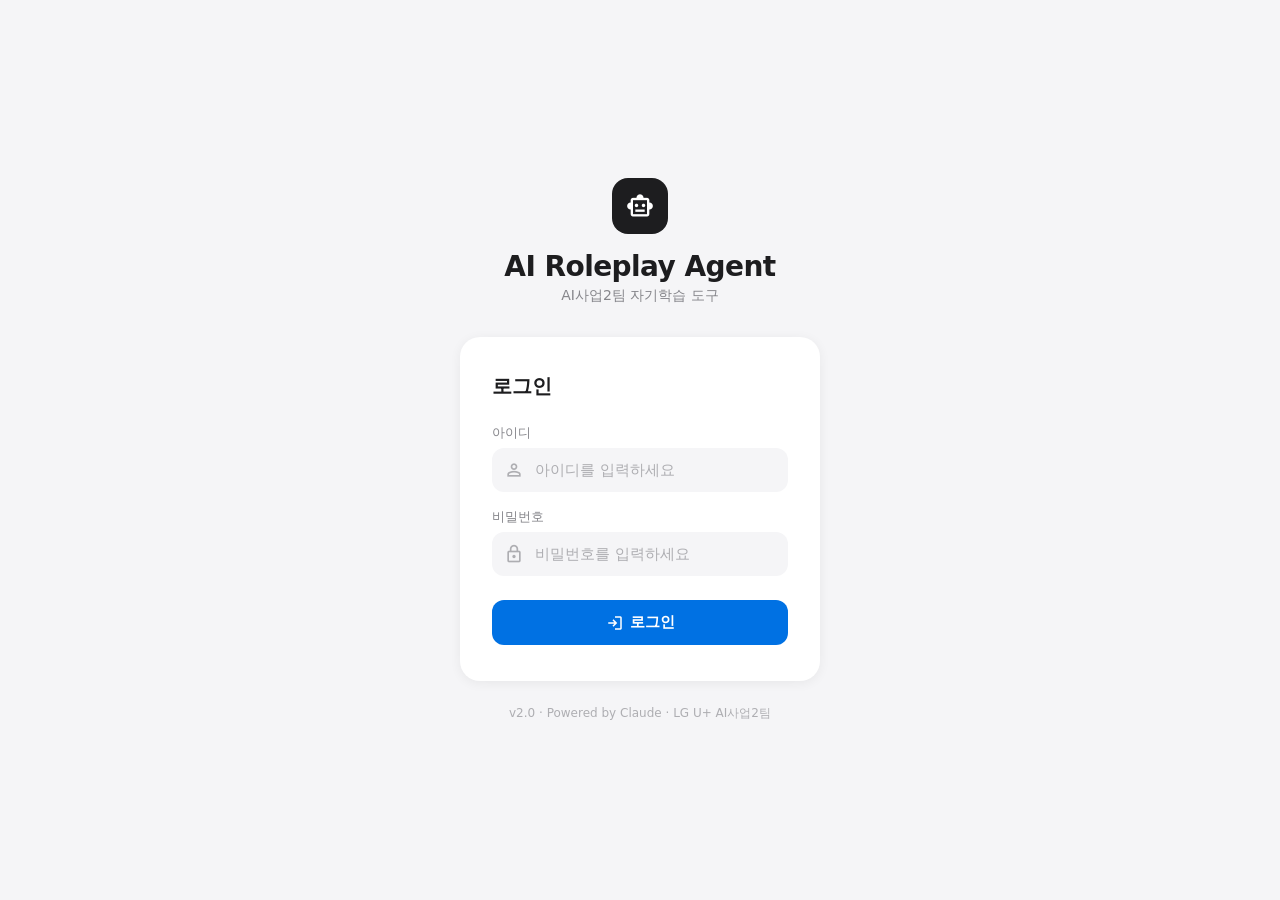
<file: static/login.html>
<!DOCTYPE html>
<html lang="ko">
<head>
  <meta charset="UTF-8" />
  <meta name="viewport" content="width=device-width, initial-scale=1.0" />
  <title>Login | AI Roleplay Agent</title>
  <link href="https://fonts.googleapis.com/css2?family=Material+Symbols+Outlined:opsz,wght,FILL,GRAD@20..48,100..700,0..1,-50..200&display=swap" rel="stylesheet" />
  <style>
    *, *::before, *::after { margin: 0; padding: 0; box-sizing: border-box; }

    body {
      font-family: -apple-system, BlinkMacSystemFont, 'SF Pro Display', 'SF Pro Text', system-ui, sans-serif;
      min-height: 100vh;
      display: flex;
      align-items: center;
      justify-content: center;
      background: #f5f5f7;
      -webkit-font-smoothing: antialiased;
      -moz-osx-font-smoothing: grayscale;
    }

    .material-symbols-outlined {
      font-variation-settings: 'FILL' 0, 'wght' 400, 'GRAD' 0, 'opsz' 24;
    }

    @keyframes fadeIn {
      from { opacity: 0; transform: translateY(16px); }
      to { opacity: 1; transform: translateY(0); }
    }

    .login-wrapper {
      width: 100%;
      max-width: 400px;
      padding: 0 20px;
      animation: fadeIn 0.5s ease forwards;
    }

    /* Logo area */
    .logo-area {
      text-align: center;
      margin-bottom: 32px;
    }
    .logo-icon {
      width: 56px;
      height: 56px;
      background: #1d1d1f;
      border-radius: 16px;
      display: inline-flex;
      align-items: center;
      justify-content: center;
      margin-bottom: 16px;
    }
    .logo-icon .material-symbols-outlined {
      color: #fff;
      font-size: 28px;
    }
    .logo-title {
      font-size: 28px;
      font-weight: 700;
      color: #1d1d1f;
      letter-spacing: -0.02em;
    }
    .logo-subtitle {
      font-size: 14px;
      color: #86868b;
      margin-top: 4px;
    }

    /* Card */
    .login-card {
      background: #fff;
      border-radius: 20px;
      padding: 36px 32px;
      box-shadow: 0 2px 12px rgba(0, 0, 0, 0.06);
    }
    .login-card h2 {
      font-size: 20px;
      font-weight: 600;
      color: #1d1d1f;
      margin-bottom: 24px;
    }

    /* Error */
    .error-msg {
      display: none;
      padding: 10px 14px;
      background: #fff2f2;
      border: 1px solid #ffd6d6;
      border-radius: 12px;
      font-size: 13px;
      color: #d70015;
      margin-bottom: 16px;
      align-items: center;
      gap: 8px;
    }
    .error-msg.show { display: flex; }
    .error-msg .material-symbols-outlined { font-size: 18px; color: #d70015; }

    /* Form */
    .field { margin-bottom: 16px; }
    .field:last-of-type { margin-bottom: 24px; }
    .field label {
      display: block;
      font-size: 13px;
      font-weight: 500;
      color: #86868b;
      margin-bottom: 6px;
    }
    .field .input-wrap {
      position: relative;
    }
    .field .input-wrap .material-symbols-outlined {
      position: absolute;
      left: 12px;
      top: 50%;
      transform: translateY(-50%);
      font-size: 20px;
      color: #aeaeb2;
    }
    .field input {
      width: 100%;
      padding: 12px 14px 12px 42px;
      font-size: 15px;
      font-family: inherit;
      color: #1d1d1f;
      background: #f5f5f7;
      border: 1.5px solid transparent;
      border-radius: 12px;
      outline: none;
      transition: all 0.2s ease;
    }
    .field input::placeholder {
      color: #aeaeb2;
    }
    .field input:focus {
      background: #fff;
      border-color: #0071e3;
      box-shadow: 0 0 0 3px rgba(0, 113, 227, 0.12);
    }

    /* Button */
    .login-btn {
      width: 100%;
      padding: 13px 0;
      font-size: 15px;
      font-weight: 600;
      font-family: inherit;
      color: #fff;
      background: #0071e3;
      border: none;
      border-radius: 12px;
      cursor: pointer;
      display: flex;
      align-items: center;
      justify-content: center;
      gap: 6px;
      transition: all 0.2s ease;
    }
    .login-btn:hover {
      background: #0077ed;
    }
    .login-btn:active {
      transform: scale(0.98);
    }
    .login-btn:disabled {
      opacity: 0.6;
      cursor: not-allowed;
    }
    .login-btn .material-symbols-outlined {
      font-size: 18px;
    }

    /* Footer */
    .footer {
      text-align: center;
      font-size: 12px;
      color: #aeaeb2;
      margin-top: 24px;
    }

    /* Spin animation */
    @keyframes spin { to { transform: rotate(360deg); } }
    .animate-spin { animation: spin 1s linear infinite; }
  </style>
</head>
<body>

  <div class="login-wrapper">
    <!-- Logo -->
    <div class="logo-area">
      <div class="logo-icon">
        <span class="material-symbols-outlined">smart_toy</span>
      </div>
      <div class="logo-title">AI Roleplay Agent</div>
      <div class="logo-subtitle">AI사업2팀 자기학습 도구</div>
    </div>

    <!-- Card -->
    <div class="login-card">
      <h2>로그인</h2>

      <!-- Error -->
      <div id="error-msg" class="error-msg">
        <span class="material-symbols-outlined">error</span>
        <span id="error-text"></span>
      </div>

      <form id="login-form" onsubmit="handleLogin(event)">
        <div class="field">
          <label for="user-id">아이디</label>
          <div class="input-wrap">
            <span class="material-symbols-outlined">person</span>
            <input type="text" id="user-id" required autocomplete="username" placeholder="아이디를 입력하세요" />
          </div>
        </div>

        <div class="field">
          <label for="user-pw">비밀번호</label>
          <div class="input-wrap">
            <span class="material-symbols-outlined">lock</span>
            <input type="password" id="user-pw" required autocomplete="current-password" placeholder="비밀번호를 입력하세요" />
          </div>
        </div>

        <button type="submit" id="login-btn" class="login-btn">
          <span class="material-symbols-outlined">login</span>
          로그인
        </button>
      </form>
    </div>

    <div class="footer">v2.0 · Powered by Claude · LG U+ AI사업2팀</div>
  </div>

  <script>
    // 이미 로그인 상태면 대시보드로 이동
    (async function checkExistingToken() {
      const form = document.getElementById('login-form');
      form.style.opacity = '0.5';
      form.querySelector('button[type="submit"]').disabled = true;

      const token = localStorage.getItem('token');
      if (!token) { form.style.opacity = '1'; form.querySelector('button[type="submit"]').disabled = false; return; }
      try {
        const res = await fetch('/api/auth/me', {
          headers: { 'Authorization': 'Bearer ' + token },
        });
        if (res.ok) {
          window.location.href = '/';
          return;
        } else {
          localStorage.removeItem('token');
          localStorage.removeItem('user');
        }
      } catch (e) {
        localStorage.removeItem('token');
        localStorage.removeItem('user');
      }
      form.style.opacity = '1';
      form.querySelector('button[type="submit"]').disabled = false;
    })();

    async function handleLogin(e) {
      e.preventDefault();
      const btn = document.getElementById('login-btn');
      const errorDiv = document.getElementById('error-msg');
      const errorText = document.getElementById('error-text');

      const userId = document.getElementById('user-id').value.trim();
      const userPw = document.getElementById('user-pw').value;

      if (!userId || !userPw) return;

      // Loading state
      btn.disabled = true;
      btn.innerHTML = '<span class="material-symbols-outlined animate-spin" style="font-size:18px">progress_activity</span> 로그인 중...';
      errorDiv.classList.remove('show');

      try {
        const res = await fetch('/api/auth/login', {
          method: 'POST',
          headers: { 'Content-Type': 'application/json' },
          body: JSON.stringify({ id: userId, password: userPw }),
        });

        if (res.ok) {
          const data = await res.json();
          localStorage.setItem('token', data.token);
          localStorage.setItem('user', JSON.stringify(data.user));
          window.location.href = '/';
        } else {
          let message = '로그인에 실패했습니다.';
          try {
            const err = await res.json();
            message = err.detail || message;
          } catch (_) {}
          errorText.textContent = message;
          errorDiv.classList.add('show');
        }
      } catch (err) {
        errorText.textContent = '서버에 연결할 수 없습니다.';
        errorDiv.classList.add('show');
      } finally {
        btn.disabled = false;
        btn.innerHTML = '<span class="material-symbols-outlined" style="font-size:18px">login</span> 로그인';
      }
    }
  </script>
</body>
</html>
</file>
